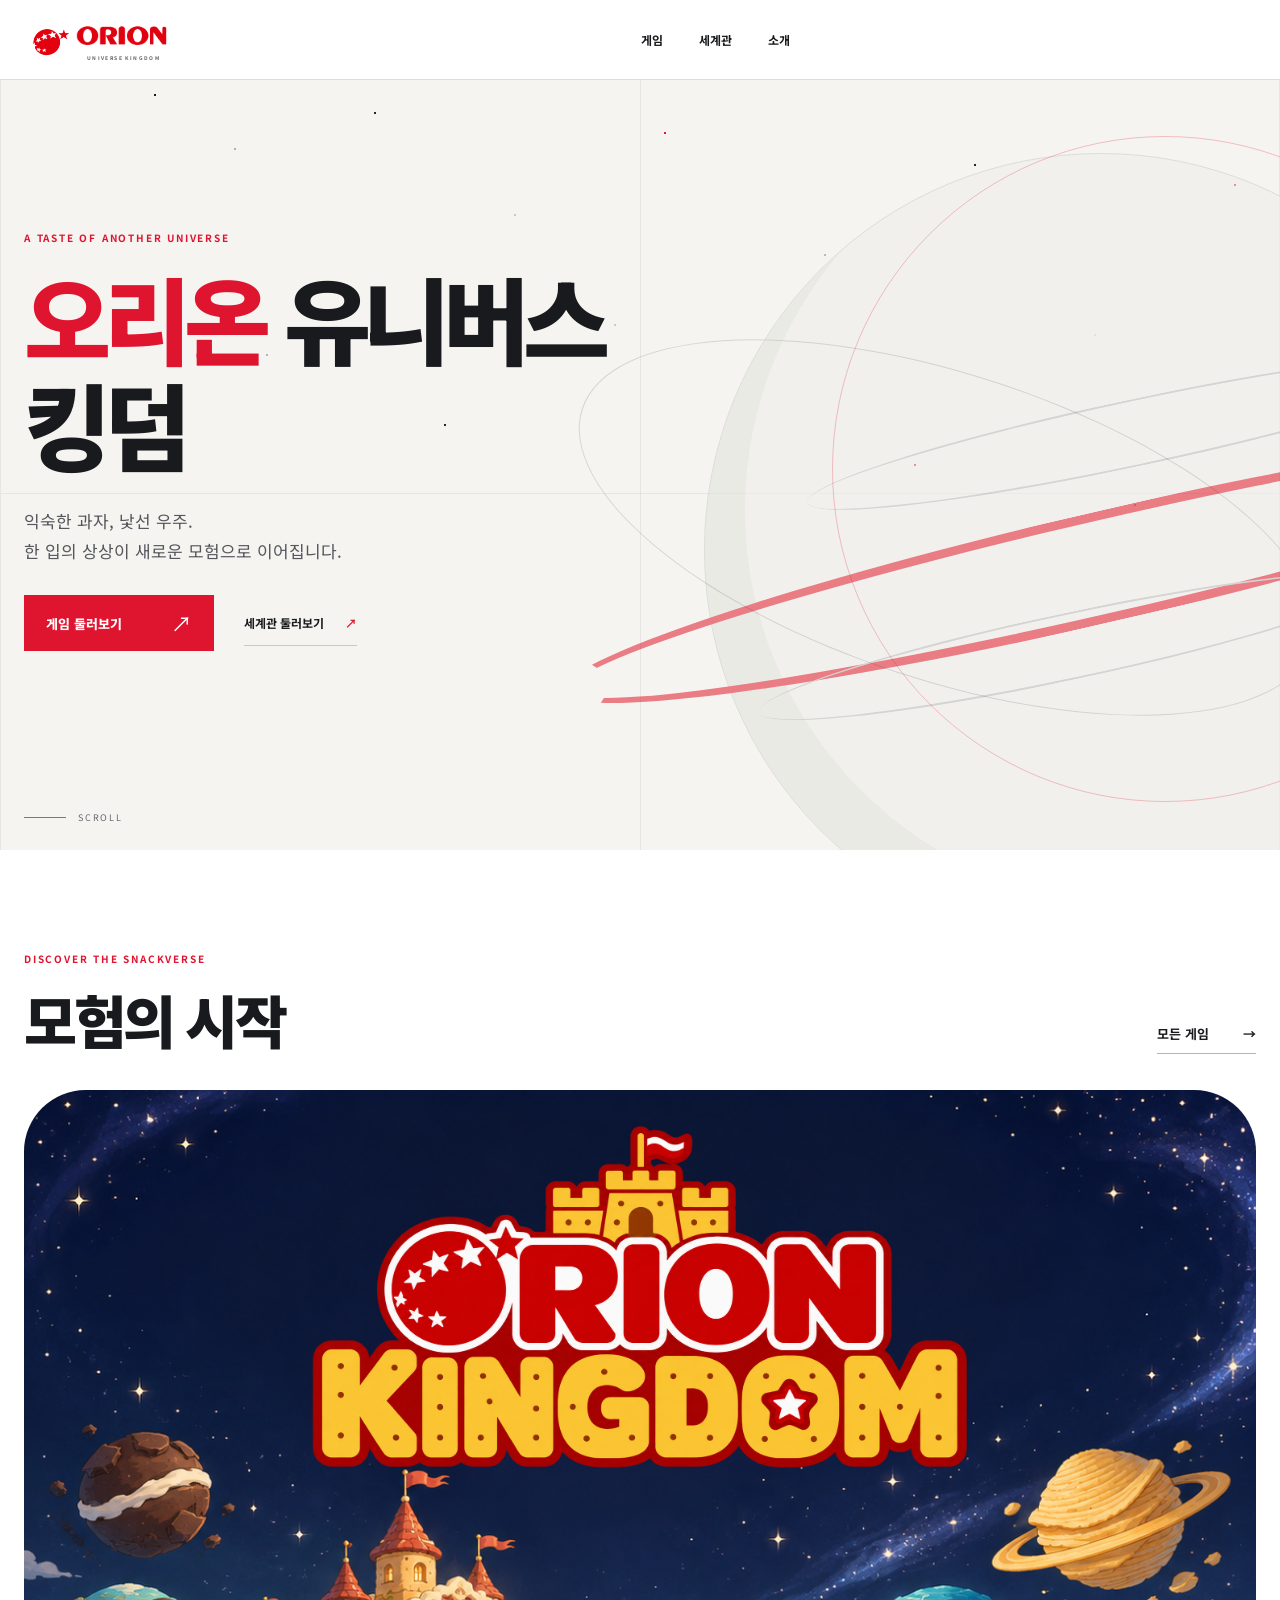
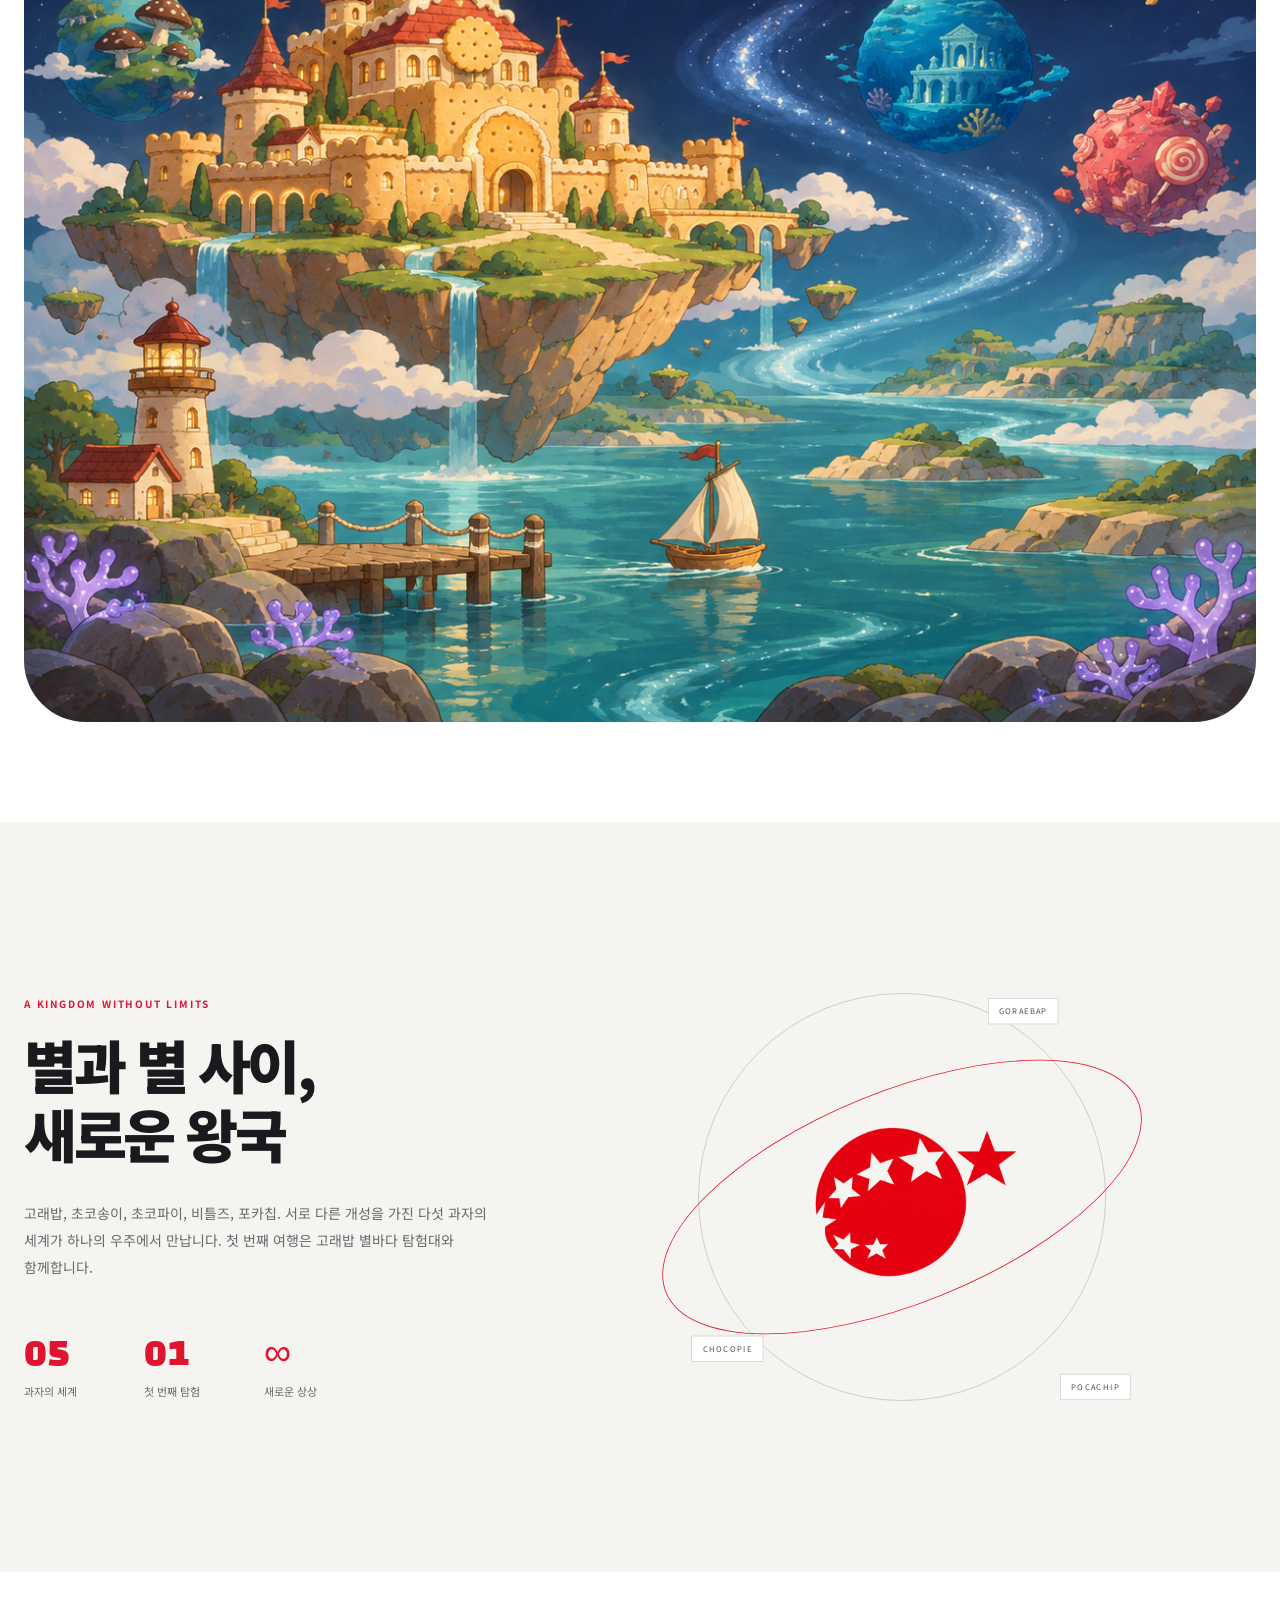
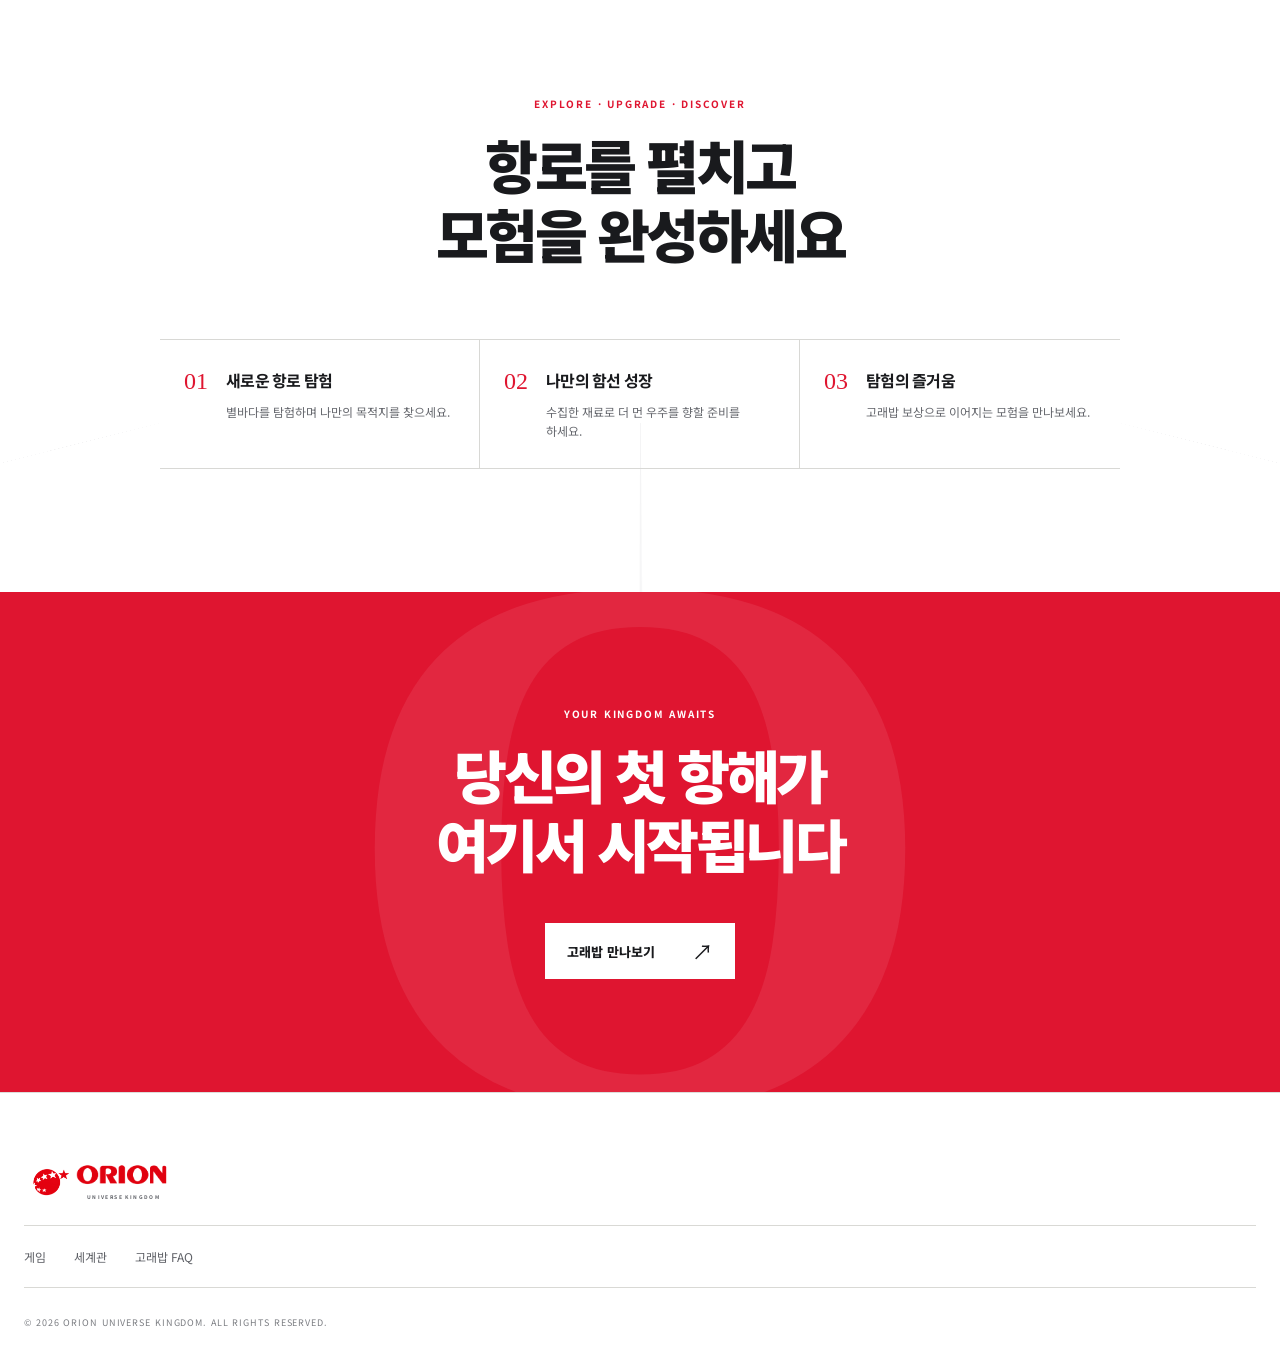
<file: index.html>
<!doctype html>
<html lang="ko">
<head>
  <meta charset="UTF-8" />
  <meta name="viewport" content="width=device-width, initial-scale=1.0" />
  <meta name="theme-color" content="#ffffff" />
  <meta name="description" content="오리온 유니버스 킹덤 — 익숙한 과자에서 시작되는 새로운 우주 모험" />
  <title>오리온 유니버스 킹덤</title>
  <link rel="stylesheet" href="styles.css?v=8" />
  <link rel="stylesheet" href="premium.css?v=12" />
</head>
<body>
  <a class="skip-link" href="#main">본문으로 이동</a>

  <header class="site-header" id="top">
    <a class="brand" href="#top" aria-label="오리온 유니버스 킹덤 홈">
      <span class="brand-mark" aria-hidden="true">O</span>
      <span class="brand-copy"><b>ORION</b><small>UNIVERSE KINGDOM</small></span>
    </a>

    <nav class="desktop-nav" aria-label="주요 메뉴">
      <a href="news.html">게임</a>
      <a href="universe.html">세계관</a>
      
      <a href="game.html">소개</a>
    </nav>

    <div class="header-actions">
      
      <button class="menu-button" type="button" aria-label="메뉴 열기" aria-expanded="false">
        <span></span><span></span>
      </button>
    </div>
  </header>

  <aside class="mobile-menu" aria-hidden="true">
    <div class="mobile-menu-head">
      <span>MENU</span>
      <button class="menu-close" type="button" aria-label="메뉴 닫기">×</button>
    </div>
    <nav aria-label="모바일 메뉴">
      <a href="news.html">01 <span>게임</span></a>
      <a href="universe.html">02 <span>세계관</span></a>
      
      <a href="game.html">03 <span>소개</span></a>
    </nav>
    <p>왕좌는 기다리지 않는다.</p>
  </aside>

  <main id="main">
    <section class="hero" aria-labelledby="hero-title">
      <div class="star-field" aria-hidden="true"></div>
      <div class="orbit orbit-one" aria-hidden="true"></div>
      <div class="orbit orbit-two" aria-hidden="true"></div>
      <div class="planet" aria-hidden="true"><span></span></div>
      <div class="hero-grid" aria-hidden="true"></div>

      <div class="hero-content reveal">
        <p class="eyebrow">A TASTE OF ANOTHER UNIVERSE</p>
        <h1 id="hero-title"><span>오리온</span><br class="mobile-title-break" /> 유니버스<br />킹덤</h1>
        <p class="hero-description">익숙한 과자, 낯선 우주.<br />한 입의 상상이 새로운 모험으로 이어집니다.</p>
        <div class="hero-actions">
          <a class="primary-button" href="news.html"><span>게임 둘러보기</span><b>↗</b></a>
          <a class="text-link" href="universe.html">세계관 둘러보기 <span>↗</span></a>
        </div>
      </div>

      <div class="scroll-cue" aria-hidden="true"><span></span>SCROLL</div>
    </section>

    <section class="news section" id="news" aria-labelledby="news-title">
      <header class="section-heading reveal">
        <div>
          <p class="section-kicker">DISCOVER THE SNACKVERSE</p>
          <h2 id="news-title">모험의 시작</h2>
        </div>
        <a href="news.html">모든 게임 <span>→</span></a>
      </header>

      <div class="adventure-world-visual"><img src="assets/adventure-world.png" alt="과자 왕국과 다섯 행성, 바다와 항로가 펼쳐진 오리온 유니버스" width="1254" height="1254" loading="lazy" decoding="async" /><img class="adventure-world-logo" src="assets/orion-kingdom-title.png" alt="ORION KINGDOM" width="1774" height="887" loading="lazy" decoding="async" /></div>
    </section>

    <section class="universe" id="universe" aria-labelledby="universe-title">
      <div class="universe-copy reveal">
        <p class="section-kicker">A KINGDOM WITHOUT LIMITS</p>
        <h2 id="universe-title">별과 별 사이,<br />새로운 왕국</h2>
        <p>고래밥, 초코송이, 초코파이, 비틀즈, 포카칩. 서로 다른 개성을 가진 다섯 과자의 세계가 하나의 우주에서 만납니다. 첫 번째 여행은 고래밥 별바다 탐험대와 함께합니다.</p>
        <dl>
          <div><dt>05</dt><dd>과자의 세계</dd></div>
          <div><dt>01</dt><dd>첫 번째 탐험</dd></div>
          <div><dt>∞</dt><dd>새로운 상상</dd></div>
        </dl>
      </div>
      <div class="universe-stage">
        <div class="stage-ring ring-a" aria-hidden="true"></div>
        <div class="stage-ring ring-b" aria-hidden="true"></div>
        <img class="universe-stage-logo" src="assets/orion-logo.png" alt="오리온 심볼" loading="lazy" decoding="async" />
        <span class="stage-label label-a">GORAEBAP</span>
        <span class="stage-label label-b">CHOCOPIE</span>
        <span class="stage-label label-c">POCACHIP</span>
      </div>
    </section>


    <section class="play" id="play" aria-labelledby="play-title">
      <div class="play-grid" aria-hidden="true"></div>
      <div class="play-content reveal">
        <p class="section-kicker">EXPLORE · UPGRADE · DISCOVER</p>
        <h2 id="play-title">항로를 펼치고<br />모험을 완성하세요</h2>
        <div class="feature-list">
          <article><span>01</span><div><h3>새로운 항로 탐험</h3><p>별바다를 탐험하며 나만의 목적지를 찾으세요.</p></div></article>
          <article><span>02</span><div><h3>나만의 함선 성장</h3><p>수집한 재료로 더 먼 우주를 향할 준비를 하세요.</p></div></article>
          <article><span>03</span><div><h3>탐험의 즐거움</h3><p>고래밥 보상으로 이어지는 모험을 만나보세요.</p></div></article>
        </div>
      </div>
    </section>

    <section class="cta" aria-labelledby="cta-title">
      <div class="cta-symbol" aria-hidden="true">O</div>
      <div class="reveal">
        <p class="section-kicker">YOUR KINGDOM AWAITS</p>
        <h2 id="cta-title">당신의 첫 항해가<br />여기서 시작됩니다</h2>
        <a class="primary-button dark" href="goraebap.html"><span>고래밥 만나보기</span><b>↗</b></a>
      </div>
    </section>
  </main>

  <footer>
    <a class="brand footer-brand" href="#top">
      <span class="brand-mark" aria-hidden="true">O</span>
      <span class="brand-copy"><b>ORION</b><small>UNIVERSE KINGDOM</small></span>
    </a>
    <div class="footer-links"><a href="news.html">게임</a><a href="universe.html">세계관</a><a href="goraebap.html#faq">고래밥 FAQ</a></div>
    <p>© 2026 ORION UNIVERSE KINGDOM. ALL RIGHTS RESERVED.</p>
  </footer>



  <script src="script.js?v=8"></script>
</body>
</html>
</file>
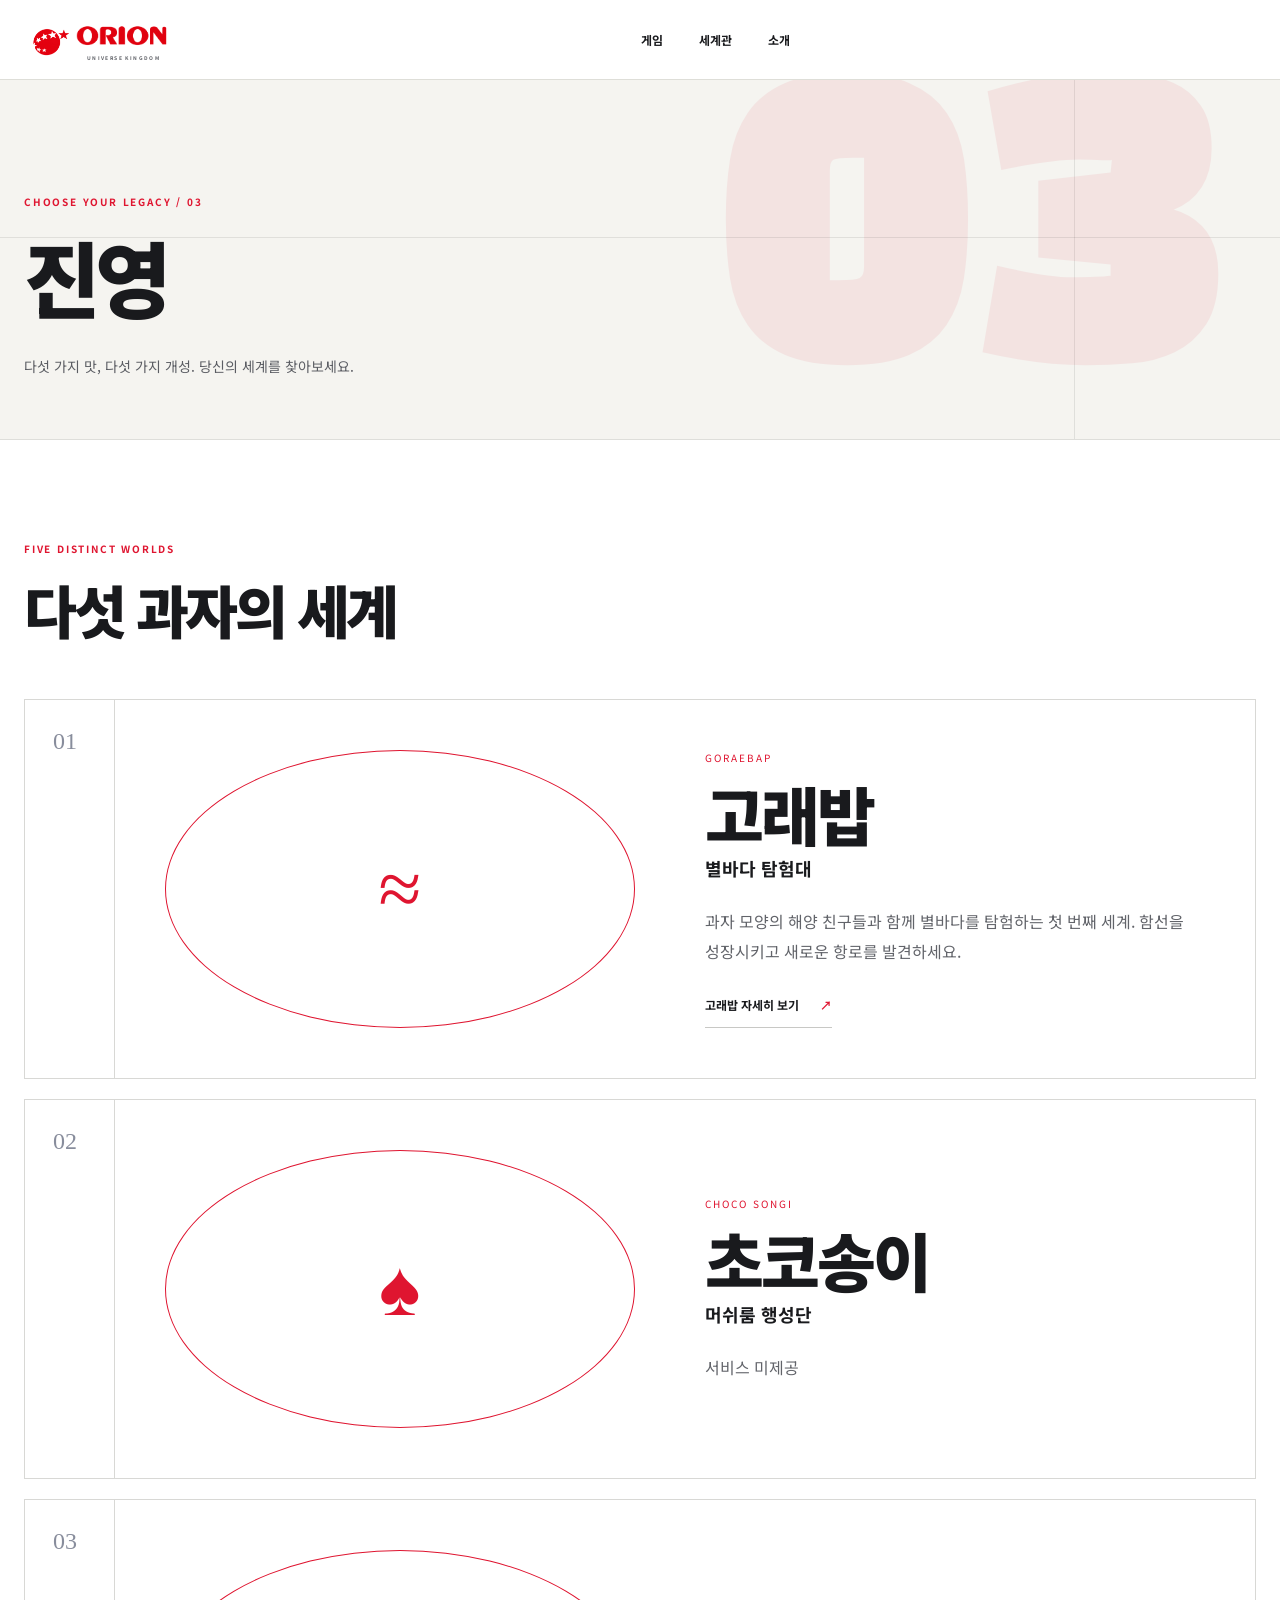
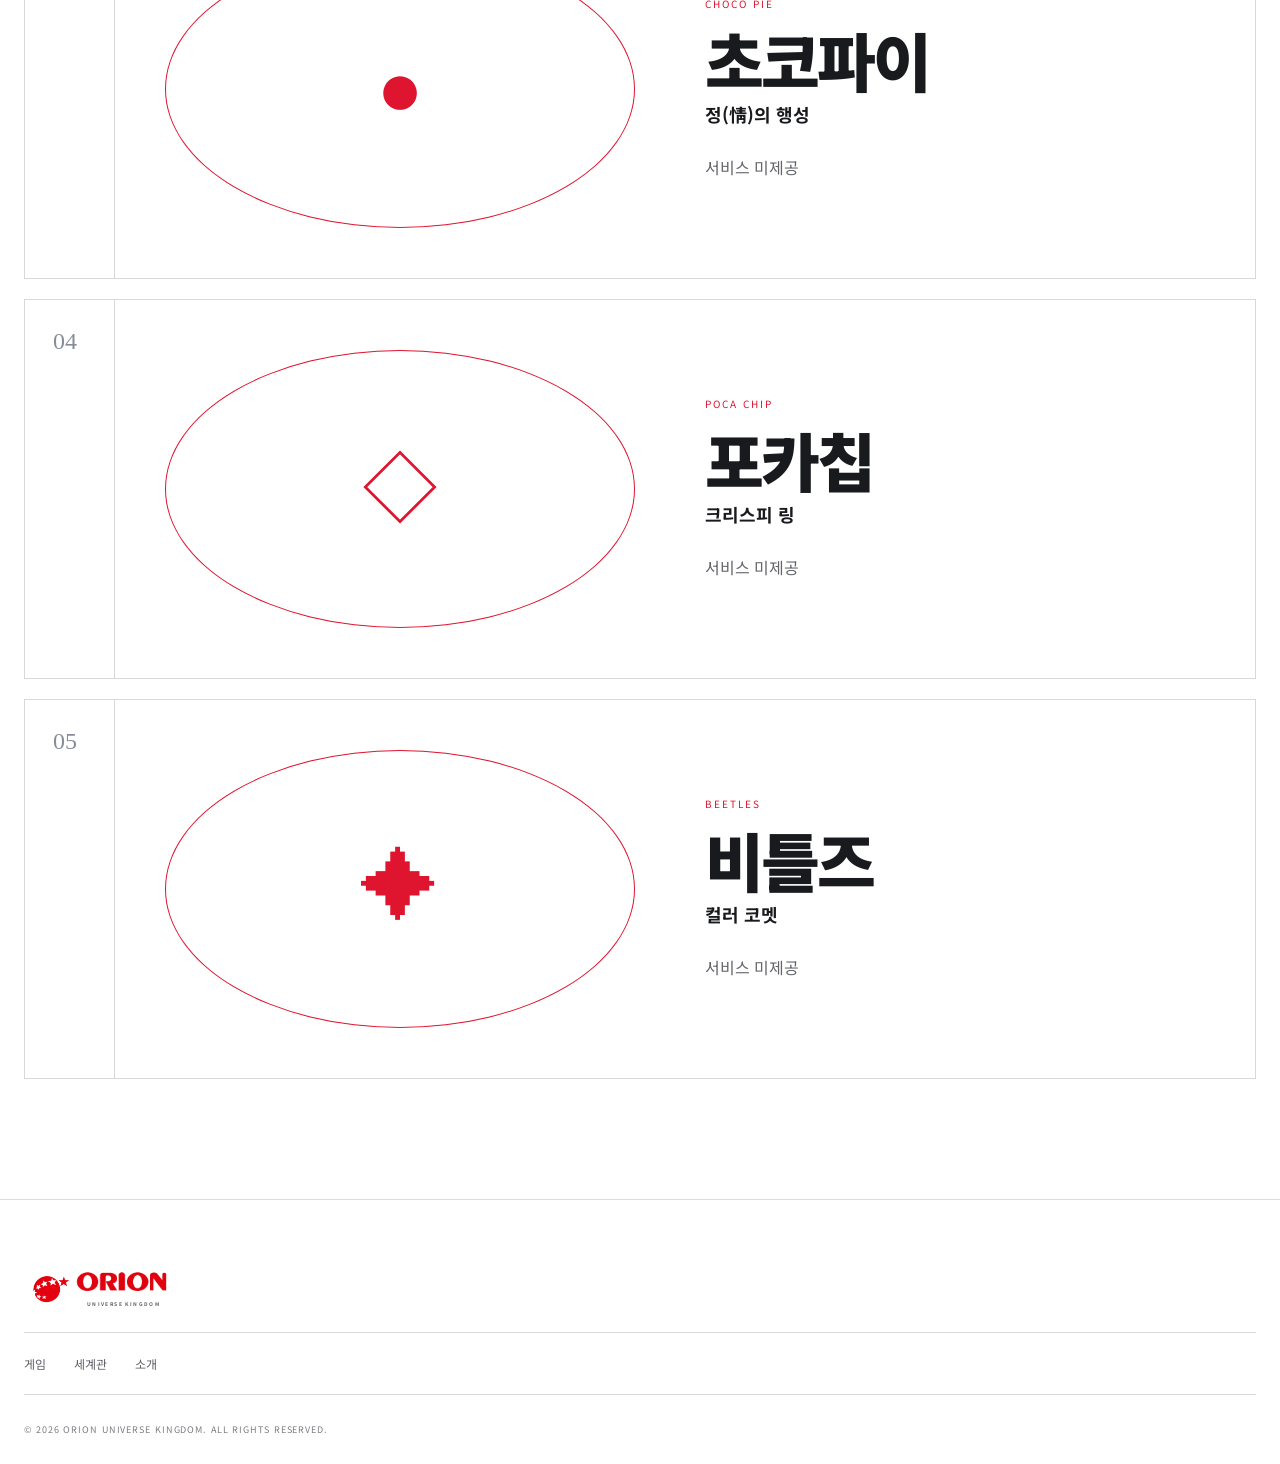
<file: factions.html>
<!doctype html>
<html lang="ko">
<head>
  <meta charset="UTF-8" />
  <meta name="viewport" content="width=device-width, initial-scale=1.0" />
  <meta name="theme-color" content="#ffffff" />
  <title>진영 | 오리온 유니버스 킹덤</title>
  <link rel="stylesheet" href="styles.css?v=8" />
  <link rel="stylesheet" href="premium.css?v=1" />
</head>
<body>
  <a class="skip-link" href="#main">본문으로 이동</a>
  <header class="site-header scrolled"><a class="brand" href="index.html" aria-label="홈으로 이동"><span class="brand-mark">O</span><span class="brand-copy"><b>ORION</b><small>UNIVERSE KINGDOM</small></span></a><nav class="desktop-nav" aria-label="주요 메뉴"><a href="news.html">게임</a><a href="universe.html">세계관</a><a href="game.html">소개</a></nav><div class="header-actions"><button class="menu-button" type="button" aria-label="메뉴 열기" aria-expanded="false"><span></span><span></span></button></div></header>
  <aside class="mobile-menu" aria-hidden="true"><div class="mobile-menu-head"><span>MENU</span><button class="menu-close" type="button" aria-label="메뉴 닫기">×</button></div><nav aria-label="모바일 메뉴"><a href="news.html">01 <span>게임</span></a><a href="universe.html">02 <span>세계관</span></a><a href="game.html">03 <span>소개</span></a></nav><p>왕좌는 기다리지 않는다.</p></aside>

  <main id="main" class="detail-page">
    <section class="detail-hero detail-hero-factions"><p class="section-kicker">CHOOSE YOUR LEGACY / 03</p><h1>진영</h1><p>다섯 가지 맛, 다섯 가지 개성. 당신의 세계를 찾아보세요.</p><span class="detail-hero-symbol" aria-hidden="true">03</span></section>
    <section class="faction-directory detail-content" aria-labelledby="faction-directory-title"><header><p class="section-kicker">FIVE DISTINCT WORLDS</p><h2 id="faction-directory-title">다섯 과자의 세계</h2></header>
      <article class="directory-card"><div class="directory-number">01</div><div class="directory-emblem" aria-hidden="true">≈</div><div class="directory-copy"><p>GORAEBAP</p><h3>고래밥</h3><strong>별바다 탐험대</strong><span>과자 모양의 해양 친구들과 함께 별바다를 탐험하는 첫 번째 세계. 함선을 성장시키고 새로운 항로를 발견하세요.</span><a class="text-link faction-detail-link" href="goraebap.html">고래밥 자세히 보기 <span>↗</span></a></div></article>
      <article class="directory-card"><div class="directory-number">02</div><div class="directory-emblem" aria-hidden="true">♠</div><div class="directory-copy"><p>CHOCO SONGI</p><h3>초코송이</h3><strong>머쉬룸 행성단</strong><span>서비스 미제공</span></div></article>
      <article class="directory-card"><div class="directory-number">03</div><div class="directory-emblem" aria-hidden="true">●</div><div class="directory-copy"><p>CHOCO PIE</p><h3>초코파이</h3><strong>정(情)의 행성</strong><span>서비스 미제공</span></div></article>
      <article class="directory-card"><div class="directory-number">04</div><div class="directory-emblem" aria-hidden="true">◇</div><div class="directory-copy"><p>POCA CHIP</p><h3>포카칩</h3><strong>크리스피 링</strong><span>서비스 미제공</span></div></article>
      <article class="directory-card"><div class="directory-number">05</div><div class="directory-emblem" aria-hidden="true">✦</div><div class="directory-copy"><p>BEETLES</p><h3>비틀즈</h3><strong>컬러 코멧</strong><span>서비스 미제공</span></div></article>
    </section>
  </main>
  <footer><a class="brand footer-brand" href="index.html"><span class="brand-mark">O</span><span class="brand-copy"><b>ORION</b><small>UNIVERSE KINGDOM</small></span></a><div class="footer-links"><a href="news.html">게임</a><a href="universe.html">세계관</a><a href="game.html">소개</a></div><p>© 2026 ORION UNIVERSE KINGDOM. ALL RIGHTS RESERVED.</p></footer>
  <script src="script.js?v=8"></script>
</body>
</html>
</file>
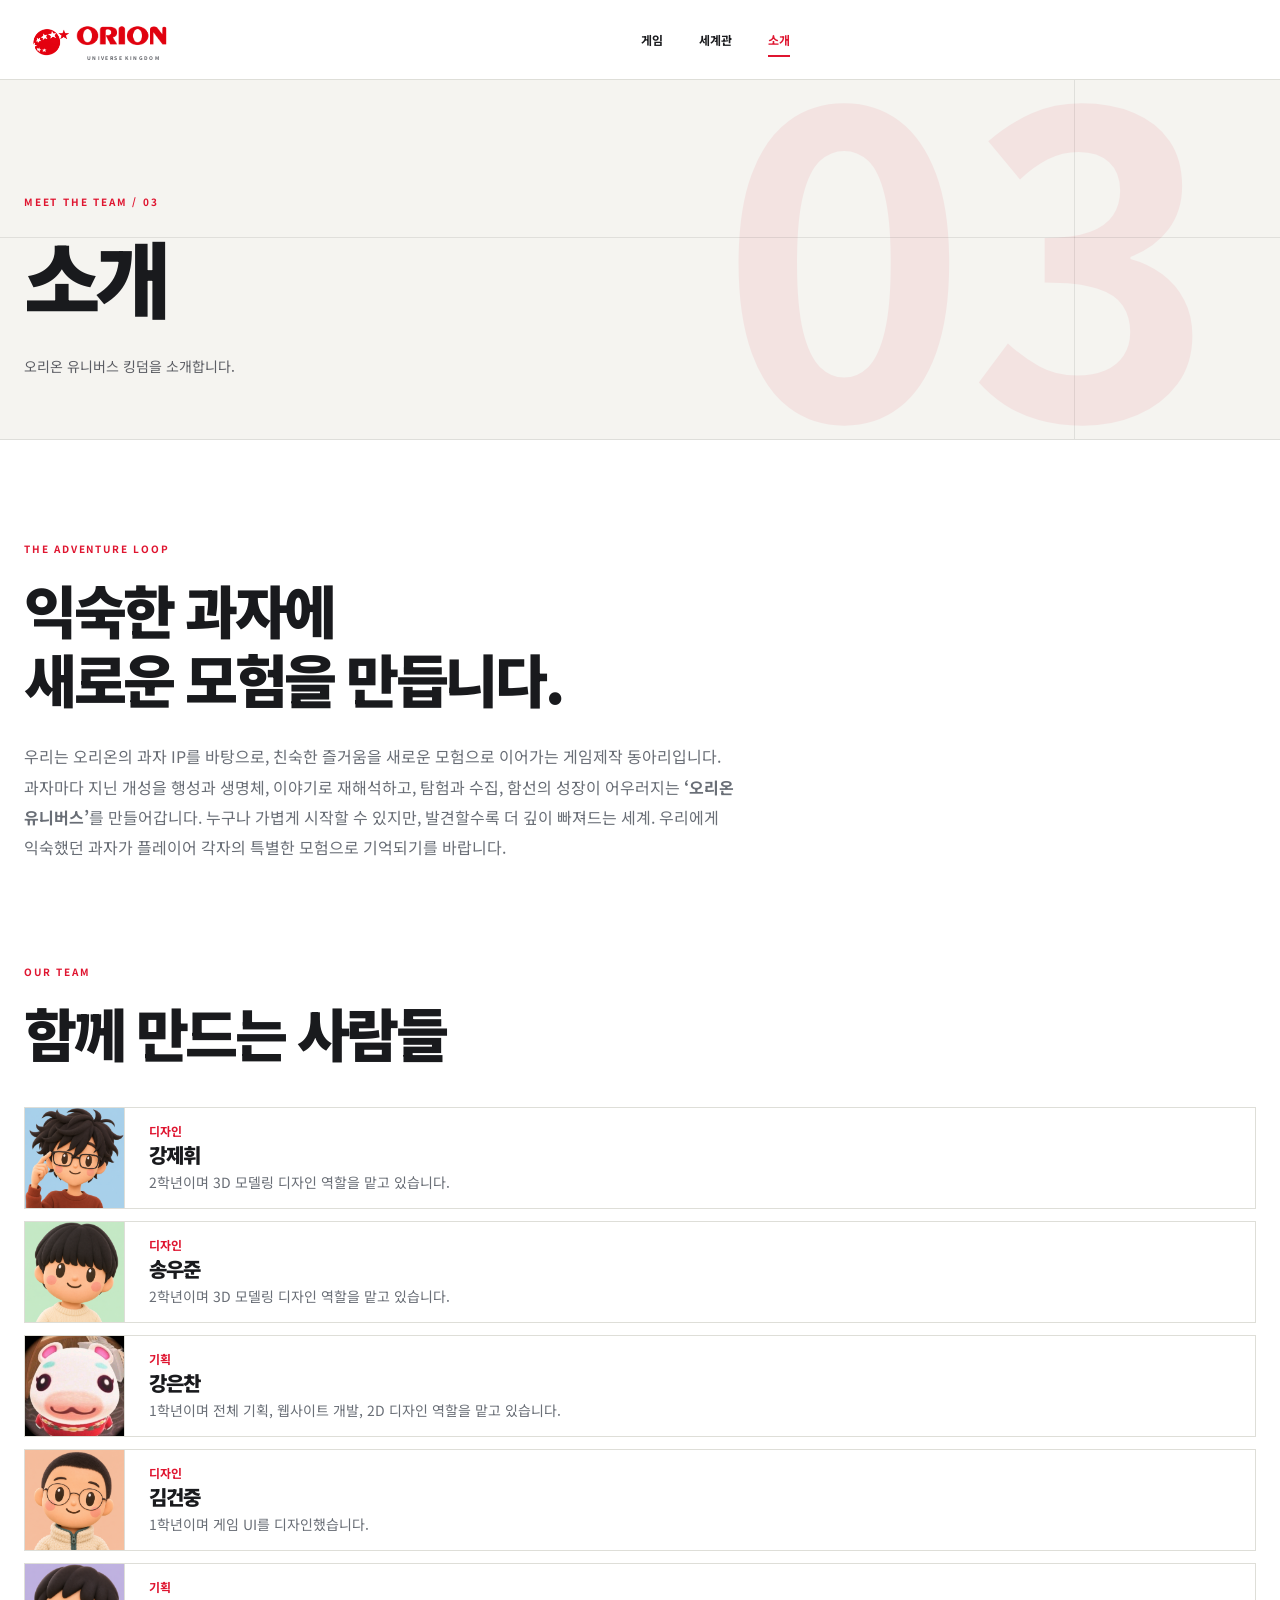
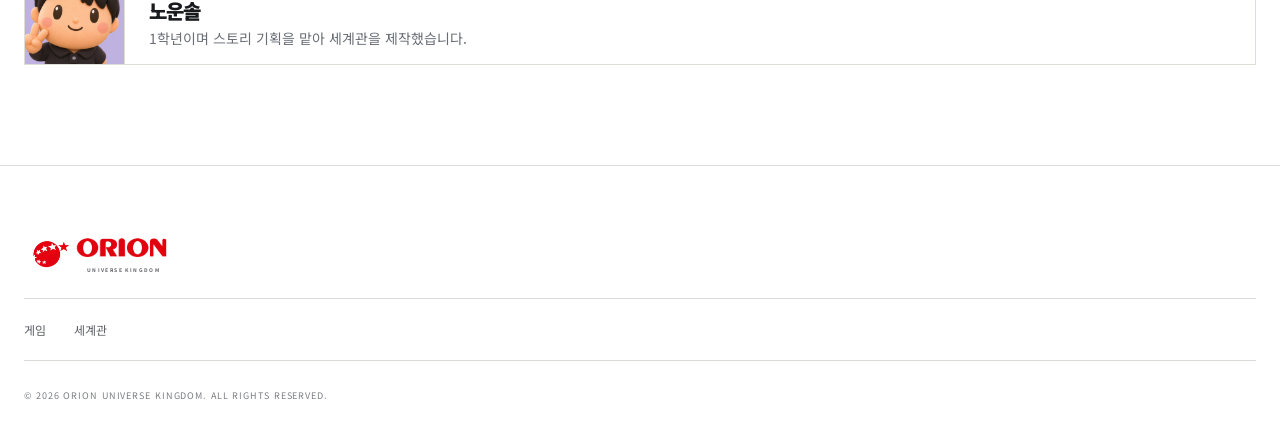
<file: game.html>
<!doctype html>
<html lang="ko">
<head>
  <meta charset="UTF-8" />
  <meta name="viewport" content="width=device-width, initial-scale=1.0" />
  <meta name="theme-color" content="#ffffff" />
  <title>소개 | 오리온 유니버스 킹덤</title>
  <link rel="stylesheet" href="styles.css?v=8" />
  <link rel="stylesheet" href="premium.css?v=7" />
  <link rel="stylesheet" href="about.css?v=7" />
</head>
<body>
  <a class="skip-link" href="#main">본문으로 이동</a>
  <header class="site-header scrolled"><a class="brand" href="index.html" aria-label="홈으로 이동"><span class="brand-mark">O</span><span class="brand-copy"><b>ORION</b><small>UNIVERSE KINGDOM</small></span></a><nav class="desktop-nav" aria-label="주요 메뉴"><a href="news.html">게임</a><a href="universe.html">세계관</a><a class="active-page" href="game.html">소개</a></nav><div class="header-actions"><button class="menu-button" type="button" aria-label="메뉴 열기" aria-expanded="false"><span></span><span></span></button></div></header>
  <aside class="mobile-menu" aria-hidden="true"><div class="mobile-menu-head"><span>MENU</span><button class="menu-close" type="button" aria-label="메뉴 닫기">×</button></div><nav aria-label="모바일 메뉴"><a href="news.html">01 <span>게임</span></a><a href="universe.html">02 <span>세계관</span></a><a class="current" href="game.html">03 <span>소개</span></a></nav><p>왕좌는 기다리지 않는다.</p></aside>

  <main id="main" class="detail-page about-page">
    <section class="detail-hero"><p class="section-kicker">MEET THE TEAM / 03</p><h1>소개</h1><p>오리온 유니버스 킹덤을 소개합니다.</p><span class="detail-hero-symbol" aria-hidden="true">03</span></section>
    <section class="detail-content about-adventure" aria-labelledby="adventure-title">
      <p class="section-kicker">THE ADVENTURE LOOP</p>
      <h2 id="adventure-title">익숙한 과자에<br />새로운 모험을 만듭니다.</h2>
      <p class="about-adventure-description">우리는 오리온의 과자 IP를 바탕으로, 친숙한 즐거움을 새로운 모험으로 이어가는 게임제작 동아리입니다. 과자마다 지닌 개성을 행성과 생명체, 이야기로 재해석하고, 탐험과 수집, 함선의 성장이 어우러지는 <strong>‘오리온 유니버스’</strong>를 만들어갑니다. 누구나 가볍게 시작할 수 있지만, 발견할수록 더 깊이 빠져드는 세계. 우리에게 익숙했던 과자가 플레이어 각자의 특별한 모험으로 기억되기를 바랍니다.</p>
    </section>
    <section class="detail-content developer-section" aria-labelledby="developers-title">
      <header class="developer-heading"><p class="section-kicker">OUR TEAM</p><h2 id="developers-title">함께 만드는 사람들</h2></header>
      <div class="developer-grid">
        <article class="developer-card" data-member="1" aria-label="강제휘 프로필">
          <div class="developer-photo"><img src="assets/profile-kang-je-hwi.png" alt="강제휘 프로필 사진" loading="lazy" decoding="async" /></div>
          <div class="developer-copy"><p class="developer-role">디자인</p><h3>강제휘</h3><p class="developer-bio">2학년이며 3D 모델링 디자인 역할을 맡고 있습니다.</p></div>
        </article>
        <article class="developer-card" data-member="2" aria-label="송우준 프로필">
          <div class="developer-photo"><img src="assets/profile-song-u-jun.png" alt="송우준 프로필 사진" loading="lazy" decoding="async" /></div>
          <div class="developer-copy"><p class="developer-role">디자인</p><h3>송우준</h3><p class="developer-bio">2학년이며 3D 모델링 디자인 역할을 맡고 있습니다.</p></div>
        </article>
        <article class="developer-card" data-member="3" aria-label="강은찬 프로필">
          <div class="developer-photo"><img src="assets/profile-kang-eun-chan.png" alt="강은찬 프로필 사진" loading="lazy" decoding="async" /></div>
          <div class="developer-copy"><p class="developer-role">기획</p><h3>강은찬</h3><p class="developer-bio">1학년이며 전체 기획, 웹사이트 개발, 2D 디자인 역할을 맡고 있습니다.</p></div>
        </article>
        <article class="developer-card" data-member="4" aria-label="김건중 프로필">
          <div class="developer-photo"><img src="assets/profile-kim-geon-jung.png" alt="김건중 프로필 사진" loading="lazy" decoding="async" /></div>
          <div class="developer-copy"><p class="developer-role">디자인</p><h3>김건중</h3><p class="developer-bio">1학년이며 게임 UI를 디자인했습니다.</p></div>
        </article>
        <article class="developer-card" data-member="5" aria-label="노운솔 프로필">
          <div class="developer-photo"><img src="assets/profile-no-un-sol.png" alt="노운솔 프로필 사진" loading="lazy" decoding="async" /></div>
          <div class="developer-copy"><p class="developer-role">기획</p><h3>노운솔</h3><p class="developer-bio">1학년이며 스토리 기획을 맡아 세계관을 제작했습니다.</p></div>
        </article>
      </div>
    </section>
  </main>
  <footer><a class="brand footer-brand" href="index.html"><span class="brand-mark">O</span><span class="brand-copy"><b>ORION</b><small>UNIVERSE KINGDOM</small></span></a><div class="footer-links"><a href="news.html">게임</a><a href="universe.html">세계관</a></div><p>© 2026 ORION UNIVERSE KINGDOM. ALL RIGHTS RESERVED.</p></footer>
  <script src="script.js?v=8"></script>
</body>
</html>
</file>
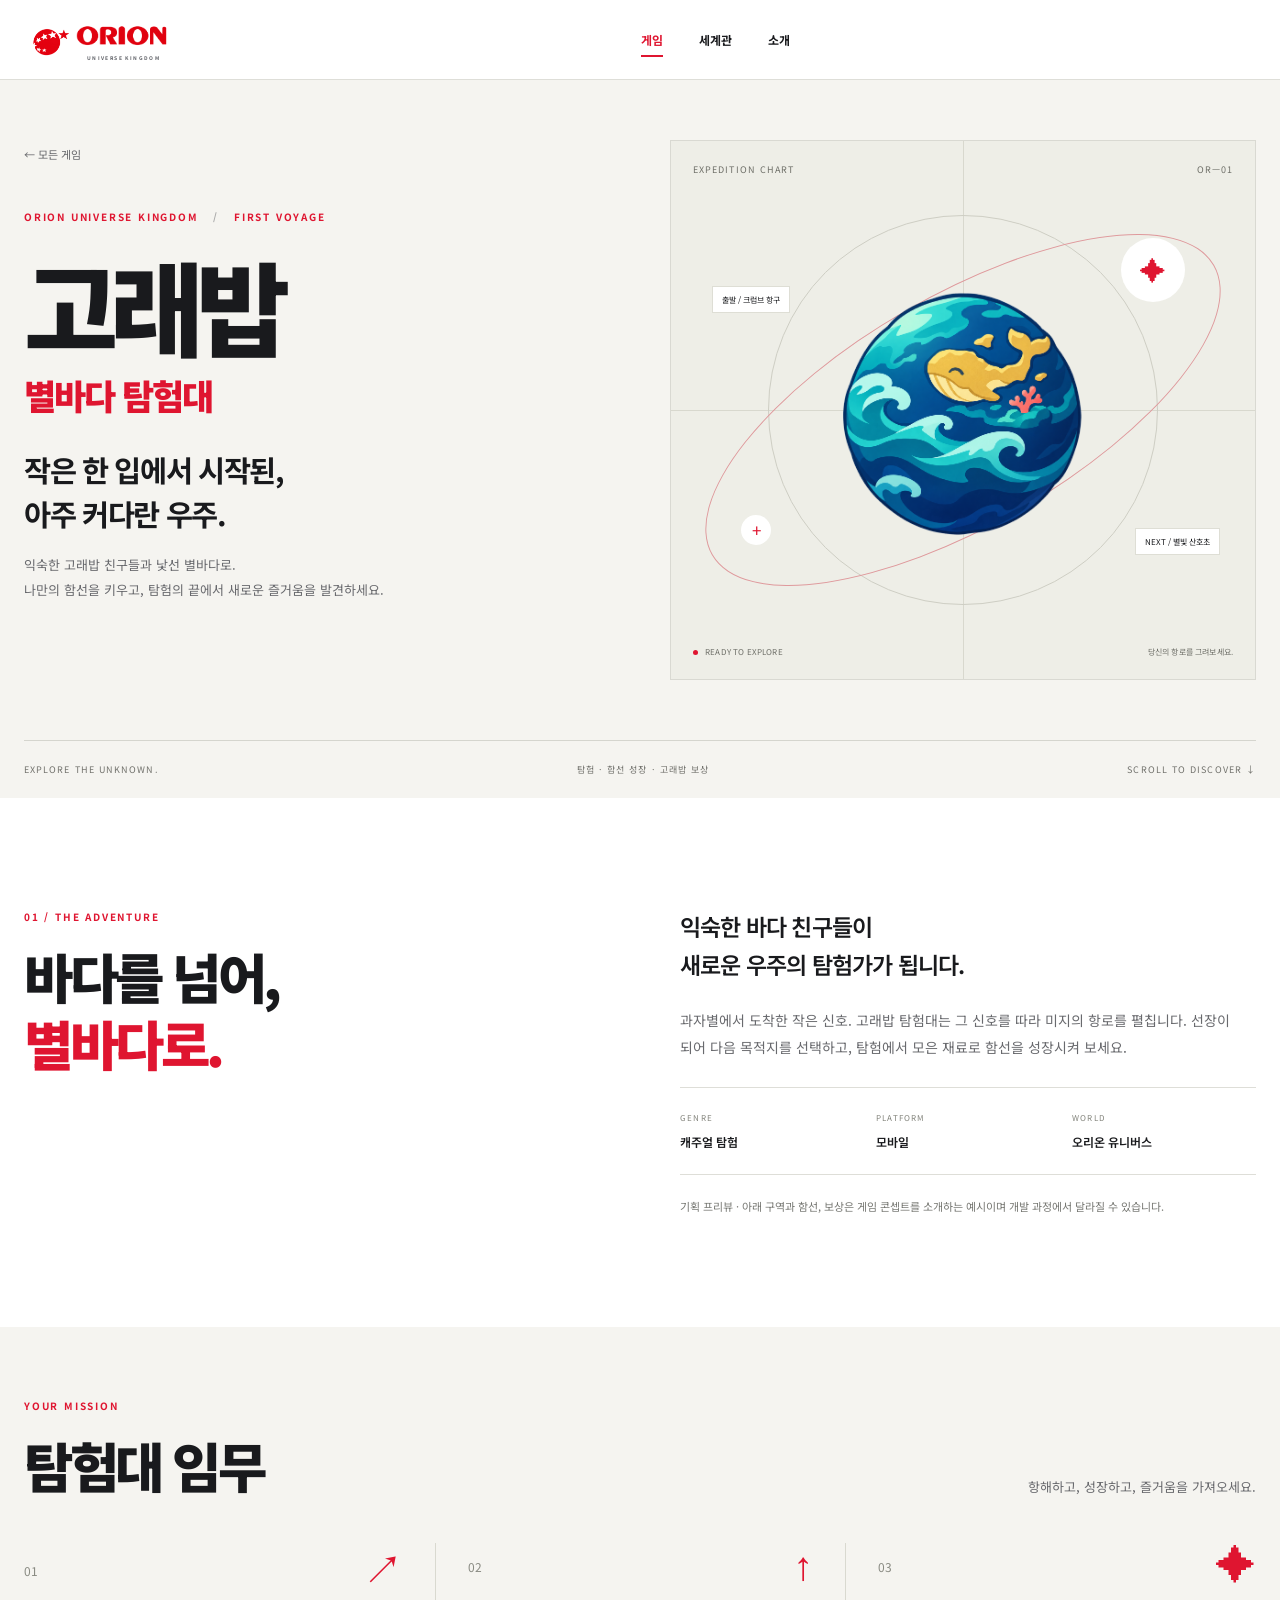
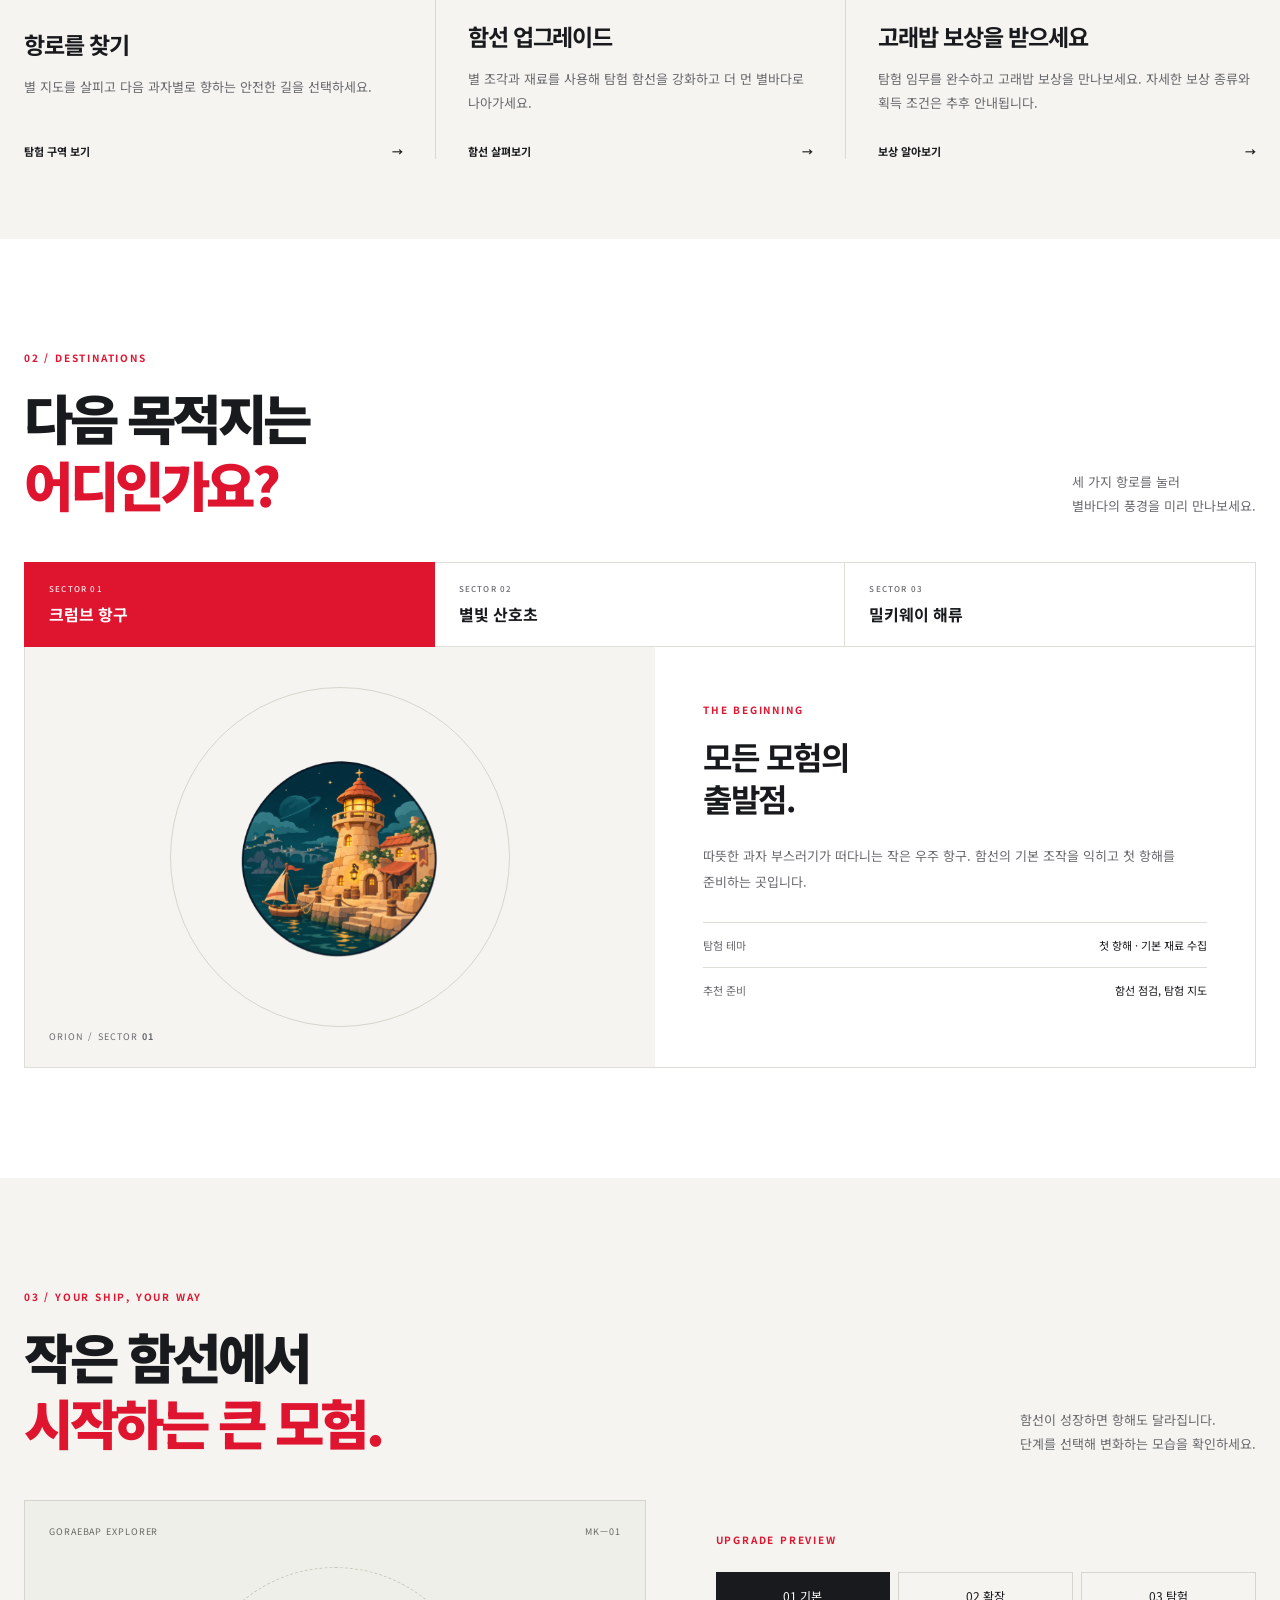
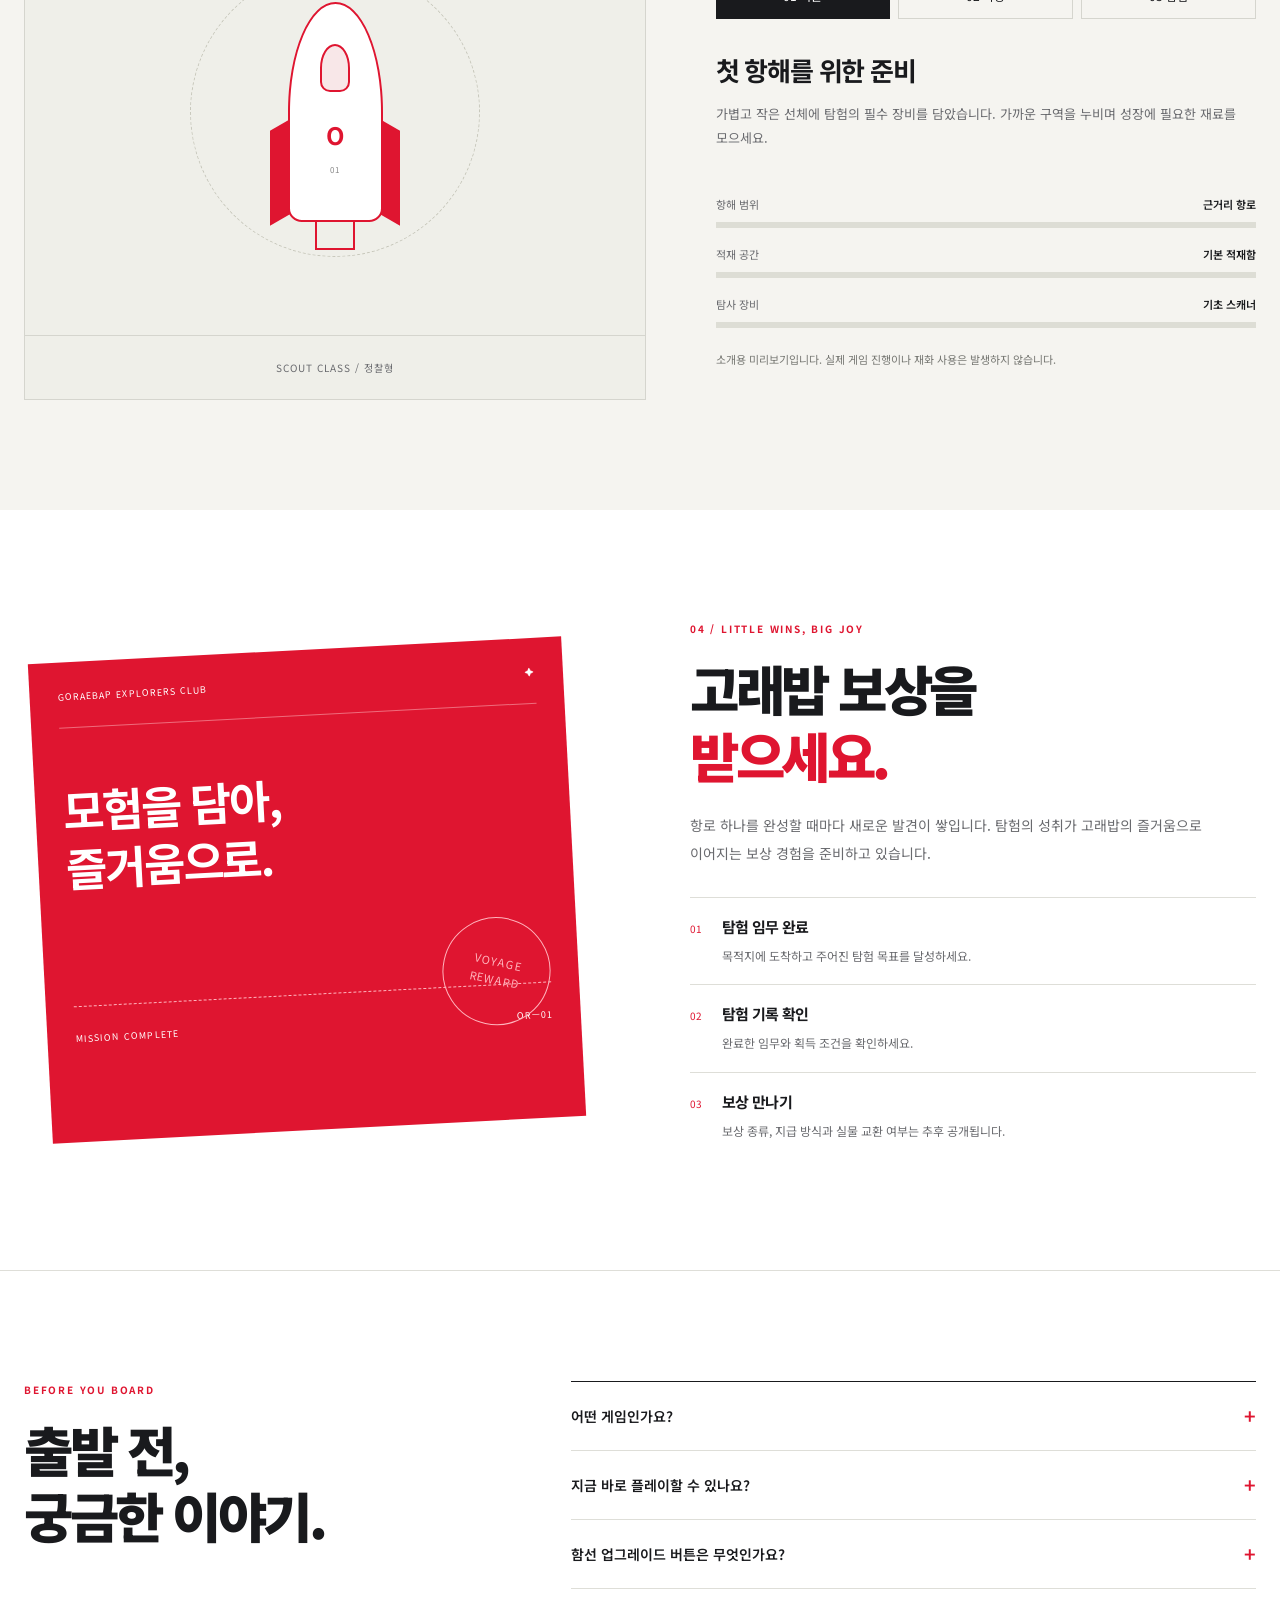
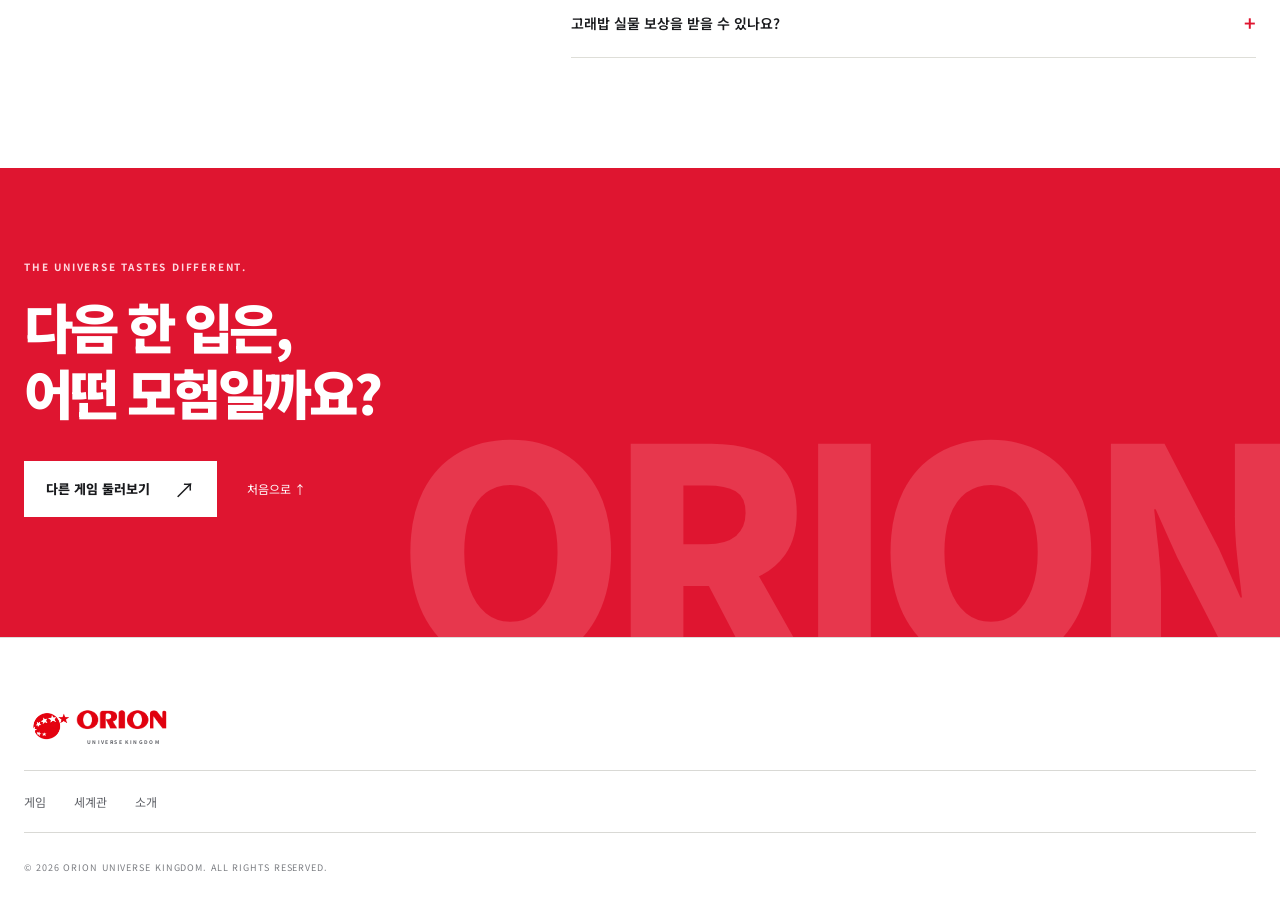
<file: goraebap.html>
<!doctype html>
<html lang="ko">
<head>
  <meta charset="UTF-8" />
  <meta name="viewport" content="width=device-width, initial-scale=1.0" />
  <meta name="theme-color" content="#ffffff" />
  <meta name="description" content="오리온 유니버스 킹덤의 첫 번째 게임, 고래밥 별바다 탐험대 소개" />
  <title>고래밥: 별바다 탐험대 | 오리온 유니버스 킹덤</title>
  <link rel="stylesheet" href="styles.css?v=8" />
  <link rel="stylesheet" href="premium.css?v=6" />
</head>
<body>
  <a class="skip-link" href="#main">본문으로 이동</a>
  <header class="site-header scrolled">
    <a class="brand" href="index.html" aria-label="홈으로 이동"><span class="brand-mark">O</span><span class="brand-copy"><b>ORION</b><small>UNIVERSE KINGDOM</small></span></a>
    <nav class="desktop-nav" aria-label="주요 메뉴"><a class="active-page" href="news.html">게임</a><a href="universe.html">세계관</a><a href="game.html">소개</a></nav>
    <div class="header-actions"><button class="menu-button" type="button" aria-label="메뉴 열기" aria-expanded="false"><span></span><span></span></button></div>
  </header>
  <aside class="mobile-menu" aria-hidden="true"><div class="mobile-menu-head"><span>MENU</span><button class="menu-close" type="button" aria-label="메뉴 닫기">×</button></div><nav aria-label="모바일 메뉴"><a class="current" href="news.html">01 <span>게임</span></a><a href="universe.html">02 <span>세계관</span></a><a href="game.html">03 <span>소개</span></a></nav><p>왕좌는 기다리지 않는다.</p></aside>


  <main id="main" class="voyage-page">
    <section class="voyage-hero" aria-labelledby="voyage-title">
      <div class="voyage-heading">
        <a class="back-link" href="news.html">← 모든 게임</a>
        <p class="eyebrow">ORION UNIVERSE KINGDOM <span>/</span> FIRST VOYAGE</p>
        <h1 id="voyage-title">고래밥<span>별바다 탐험대</span></h1>
        <p class="voyage-intro">작은 한 입에서 시작된,<br />아주 커다란 우주.</p>
        <p class="voyage-description">익숙한 고래밥 친구들과 낯선 별바다로.<br />나만의 함선을 키우고, 탐험의 끝에서 새로운 즐거움을 발견하세요.</p>
      </div>
      <div class="expedition-chart" aria-label="별바다 탐험 항로를 표현한 그래픽">
        <div class="chart-top"><span>EXPEDITION CHART</span><span>OR—01</span></div>
        <div class="chart-orbit orbit-a"></div><div class="chart-orbit orbit-b"></div>
        <div class="chart-axis axis-x"></div><div class="chart-axis axis-y"></div>
        <div class="chart-planet chart-planet-art"><img src="assets/goraebap-star-sea.png" alt="고래밥 별바다 행성" width="1254" height="1254" decoding="async" /></div>
        <div class="chart-moon moon-a">✦</div><div class="chart-moon moon-b">+</div>
        <span class="chart-label label-start">출발 / 크럼브 항구</span><span class="chart-label label-end">NEXT / 별빛 산호초</span>
        <div class="chart-bottom"><span><i></i> READY TO EXPLORE</span><span>당신의 항로를 그려보세요.</span></div>
      </div>
      <div class="voyage-foot"><span>EXPLORE THE UNKNOWN.</span><span>탐험 · 함선 성장 · 고래밥 보상</span><span>SCROLL TO DISCOVER ↓</span></div>
    </section>

    <section id="game-intro" class="voyage-section intro-section">
      <header class="editorial-heading"><p class="eyebrow">01 / THE ADVENTURE</p><h2>바다를 넘어,<br /><em>별바다로.</em></h2></header>
      <div class="intro-story"><p class="large-copy">익숙한 바다 친구들이<br />새로운 우주의 탐험가가 됩니다.</p><p>과자별에서 도착한 작은 신호. 고래밥 탐험대는 그 신호를 따라 미지의 항로를 펼칩니다. 선장이 되어 다음 목적지를 선택하고, 탐험에서 모은 재료로 함선을 성장시켜 보세요.</p><dl class="game-facts"><div><dt>GENRE</dt><dd>캐주얼 탐험</dd></div><div><dt>PLATFORM</dt><dd>모바일</dd></div><div><dt>WORLD</dt><dd>오리온 유니버스</dd></div></dl><p class="preview-note">기획 프리뷰 · 아래 구역과 함선, 보상은 게임 콘셉트를 소개하는 예시이며 개발 과정에서 달라질 수 있습니다.</p></div>
    </section>

    <section class="mission-section voyage-section" aria-labelledby="mission-title">
      <header class="section-top"><div><p class="eyebrow">YOUR MISSION</p><h2 id="mission-title">탐험대 임무</h2></div><p>항해하고, 성장하고, 즐거움을 가져오세요.</p></header>
      <ol class="mission-grid">
        <li><span class="mission-no">01 <i>↗</i></span><h3>항로를 찾기</h3><p>별 지도를 살피고 다음 과자별로 향하는 안전한 길을 선택하세요.</p><a href="#sectors">탐험 구역 보기 <span>→</span></a></li>
        <li><span class="mission-no">02 <i>↑</i></span><h3>함선 업그레이드</h3><p>별 조각과 재료를 사용해 탐험 함선을 강화하고 더 먼 별바다로 나아가세요.</p><a href="#shipyard">함선 살펴보기 <span>→</span></a></li>
        <li><span class="mission-no">03 <i>✦</i></span><h3>고래밥 보상을 받으세요</h3><p>탐험 임무를 완수하고 고래밥 보상을 만나보세요. 자세한 보상 종류와 획득 조건은 추후 안내됩니다.</p><a href="#rewards">보상 알아보기 <span>→</span></a></li>
      </ol>
    </section>

    <section id="sectors" class="voyage-section sector-section">
      <header class="section-top"><div><p class="eyebrow">02 / DESTINATIONS</p><h2>다음 목적지는<br /><em>어디인가요?</em></h2></div><p>세 가지 항로를 눌러<br />별바다의 풍경을 미리 만나보세요.</p></header>
      <div class="destination-tabs" role="tablist" aria-label="탐험 구역">
        <button id="sector-tab-0" role="tab" aria-selected="true" aria-controls="sector-panel" data-sector="0"><span>SECTOR 01</span>크럼브 항구</button>
        <button id="sector-tab-1" role="tab" aria-selected="false" aria-controls="sector-panel" tabindex="-1" data-sector="1"><span>SECTOR 02</span>별빛 산호초</button>
        <button id="sector-tab-2" role="tab" aria-selected="false" aria-controls="sector-panel" tabindex="-1" data-sector="2"><span>SECTOR 03</span>밀키웨이 해류</button>
      </div>
      <div class="destination-panel" id="sector-panel" role="tabpanel" aria-labelledby="sector-tab-0" tabindex="0">
        <div class="destination-art" data-zone="0" aria-hidden="true"><span class="destination-orbit"></span><span class="destination-core"><img class="destination-image destination-image-0" src="assets/destination-crumb.png" alt="" width="1254" height="1254" decoding="async" /><img class="destination-image destination-image-1" src="assets/destination-coral.png" alt="" width="1254" height="1254" decoding="async" /><img class="destination-image destination-image-2" src="assets/destination-milkyway.png" alt="" width="1254" height="1254" decoding="async" /></span><span class="destination-coordinate">ORION / SECTOR <b id="sector-number">01</b></span></div>
        <div class="destination-copy" aria-live="polite"><p class="eyebrow" id="sector-kicker">THE BEGINNING</p><h3 id="sector-title">모든 모험의<br />출발점.</h3><p id="sector-description">따뜻한 과자 부스러기가 떠다니는 작은 우주 항구. 함선의 기본 조작을 익히고 첫 항해를 준비하는 곳입니다.</p><dl><div><dt>탐험 테마</dt><dd id="sector-theme">첫 항해 · 기본 재료 수집</dd></div><div><dt>추천 준비</dt><dd id="sector-ready">함선 점검, 탐험 지도</dd></div></dl></div>
      </div>
    </section>

    <section id="shipyard" class="shipyard-section voyage-section">
      <header class="section-top"><div><p class="eyebrow">03 / YOUR SHIP, YOUR WAY</p><h2>작은 함선에서<br /><em>시작하는 큰 모험.</em></h2></div><p>함선이 성장하면 항해도 달라집니다.<br />단계를 선택해 변화하는 모습을 확인하세요.</p></header>
      <div class="shipyard-layout">
        <div class="ship-blueprint" data-level="1" aria-label="함선 성장 단계 미리보기">
          <div class="blueprint-caption"><span>GORAEBAP EXPLORER</span><span id="ship-code">MK—01</span></div>
          <div class="ship-drawing" aria-hidden="true"><div class="ship-wing wing-left"></div><div class="ship-wing wing-right"></div><div class="ship-hull"><i></i><b>O</b><span>01</span></div><div class="ship-engine"></div><div class="ship-signal"></div></div>
          <p id="ship-class">SCOUT CLASS / 정찰형</p>
        </div>
        <div class="ship-controls">
          <p class="eyebrow">UPGRADE PREVIEW</p>
          <div class="level-controls" role="group" aria-label="함선 단계 선택"><button data-level="1" aria-pressed="true">01 기본</button><button data-level="2" aria-pressed="false">02 확장</button><button data-level="3" aria-pressed="false">03 탐험</button></div>
          <div aria-live="polite"><h3 id="ship-title">첫 항해를 위한 준비</h3><p id="ship-description">가볍고 작은 선체에 탐험의 필수 장비를 담았습니다. 가까운 구역을 누비며 성장에 필요한 재료를 모으세요.</p></div>
          <div class="ship-stats"><div><span>항해 범위</span><b id="range-label">근거리 항로</b><meter id="range-meter" min="0" max="3" value="1" aria-label="항해 범위"></meter></div><div><span>적재 공간</span><b id="cargo-label">기본 적재함</b><meter id="cargo-meter" min="0" max="3" value="1" aria-label="적재 공간"></meter></div><div><span>탐사 장비</span><b id="scan-label">기초 스캐너</b><meter id="scan-meter" min="0" max="3" value="1" aria-label="탐사 장비"></meter></div></div>
          <p class="preview-note">소개용 미리보기입니다. 실제 게임 진행이나 재화 사용은 발생하지 않습니다.</p>
        </div>
      </div>
    </section>

    <section id="rewards" class="voyage-section rewards-section">
      <div class="reward-ticket" aria-hidden="true"><div>GORAEBAP EXPLORERS CLUB <span>✦</span></div><strong>모험을 담아,<br />즐거움으로.</strong><span class="ticket-stamp">VOYAGE<br />REWARD</span><div class="ticket-bottom">MISSION COMPLETE <span>OR—01</span></div></div>
      <div class="reward-copy"><p class="eyebrow">04 / LITTLE WINS, BIG JOY</p><h2>고래밥 보상을<br /><em>받으세요.</em></h2><p>항로 하나를 완성할 때마다 새로운 발견이 쌓입니다. 탐험의 성취가 고래밥의 즐거움으로 이어지는 보상 경험을 준비하고 있습니다.</p><ol class="reward-steps"><li><span>01</span><div><h3>탐험 임무 완료</h3><p>목적지에 도착하고 주어진 탐험 목표를 달성하세요.</p></div></li><li><span>02</span><div><h3>탐험 기록 확인</h3><p>완료한 임무와 획득 조건을 확인하세요.</p></div></li><li><span>03</span><div><h3>보상 만나기</h3><p>보상 종류, 지급 방식과 실물 교환 여부는 추후 공개됩니다.</p></div></li></ol></div>
    </section>

    <section id="faq" class="voyage-section faq-section">
      <header><p class="eyebrow">BEFORE YOU BOARD</p><h2>출발 전,<br />궁금한 이야기.</h2></header>
      <div class="faq-list">
        <details><summary>어떤 게임인가요?</summary><p>고래밥과 우주를 결합한 캐주얼 탐험 게임 콘셉트입니다. 항로 탐험, 함선 성장, 고래밥 보상으로 이어지는 경험을 소개합니다.</p></details>
        <details><summary>지금 바로 플레이할 수 있나요?</summary><p>현재 페이지는 게임 소개와 기획 프리뷰입니다. 플레이 가능한 버전과 출시 일정은 아직 안내되지 않았습니다.</p></details>
        <details><summary>함선 업그레이드 버튼은 무엇인가요?</summary><p>성장 단계에 따른 함선의 모습과 탐험 능력을 살펴보는 소개용 미리보기입니다. 계정이나 실제 게임 데이터에는 영향을 주지 않습니다.</p></details>
        <details><summary>고래밥 실물 보상을 받을 수 있나요?</summary><p>보상은 기획 중이며 실물 교환 여부, 지급 조건과 참여 방법은 확정 후 안내될 예정입니다. 이 페이지에서 보상을 신청하거나 받을 수는 없습니다.</p></details>
      </div>
    </section>
    <section class="voyage-outro"><p class="eyebrow">THE UNIVERSE TASTES DIFFERENT.</p><h2>다음 한 입은,<br />어떤 모험일까요?</h2><div><a class="primary-button dark" href="news.html"><span>다른 게임 둘러보기</span><b>↗</b></a><a href="#main" class="outro-top">처음으로 ↑</a></div><span aria-hidden="true">ORION</span></section>
  </main>

  <footer><a class="brand footer-brand" href="index.html"><span class="brand-mark">O</span><span class="brand-copy"><b>ORION</b><small>UNIVERSE KINGDOM</small></span></a><div class="footer-links"><a href="news.html">게임</a><a href="universe.html">세계관</a><a href="game.html">소개</a></div><p>© 2026 ORION UNIVERSE KINGDOM. ALL RIGHTS RESERVED.</p></footer>
  <script src="script.js?v=8"></script>
  <script src="goraebap.js?v=2"></script>
</body>
</html>
</file>
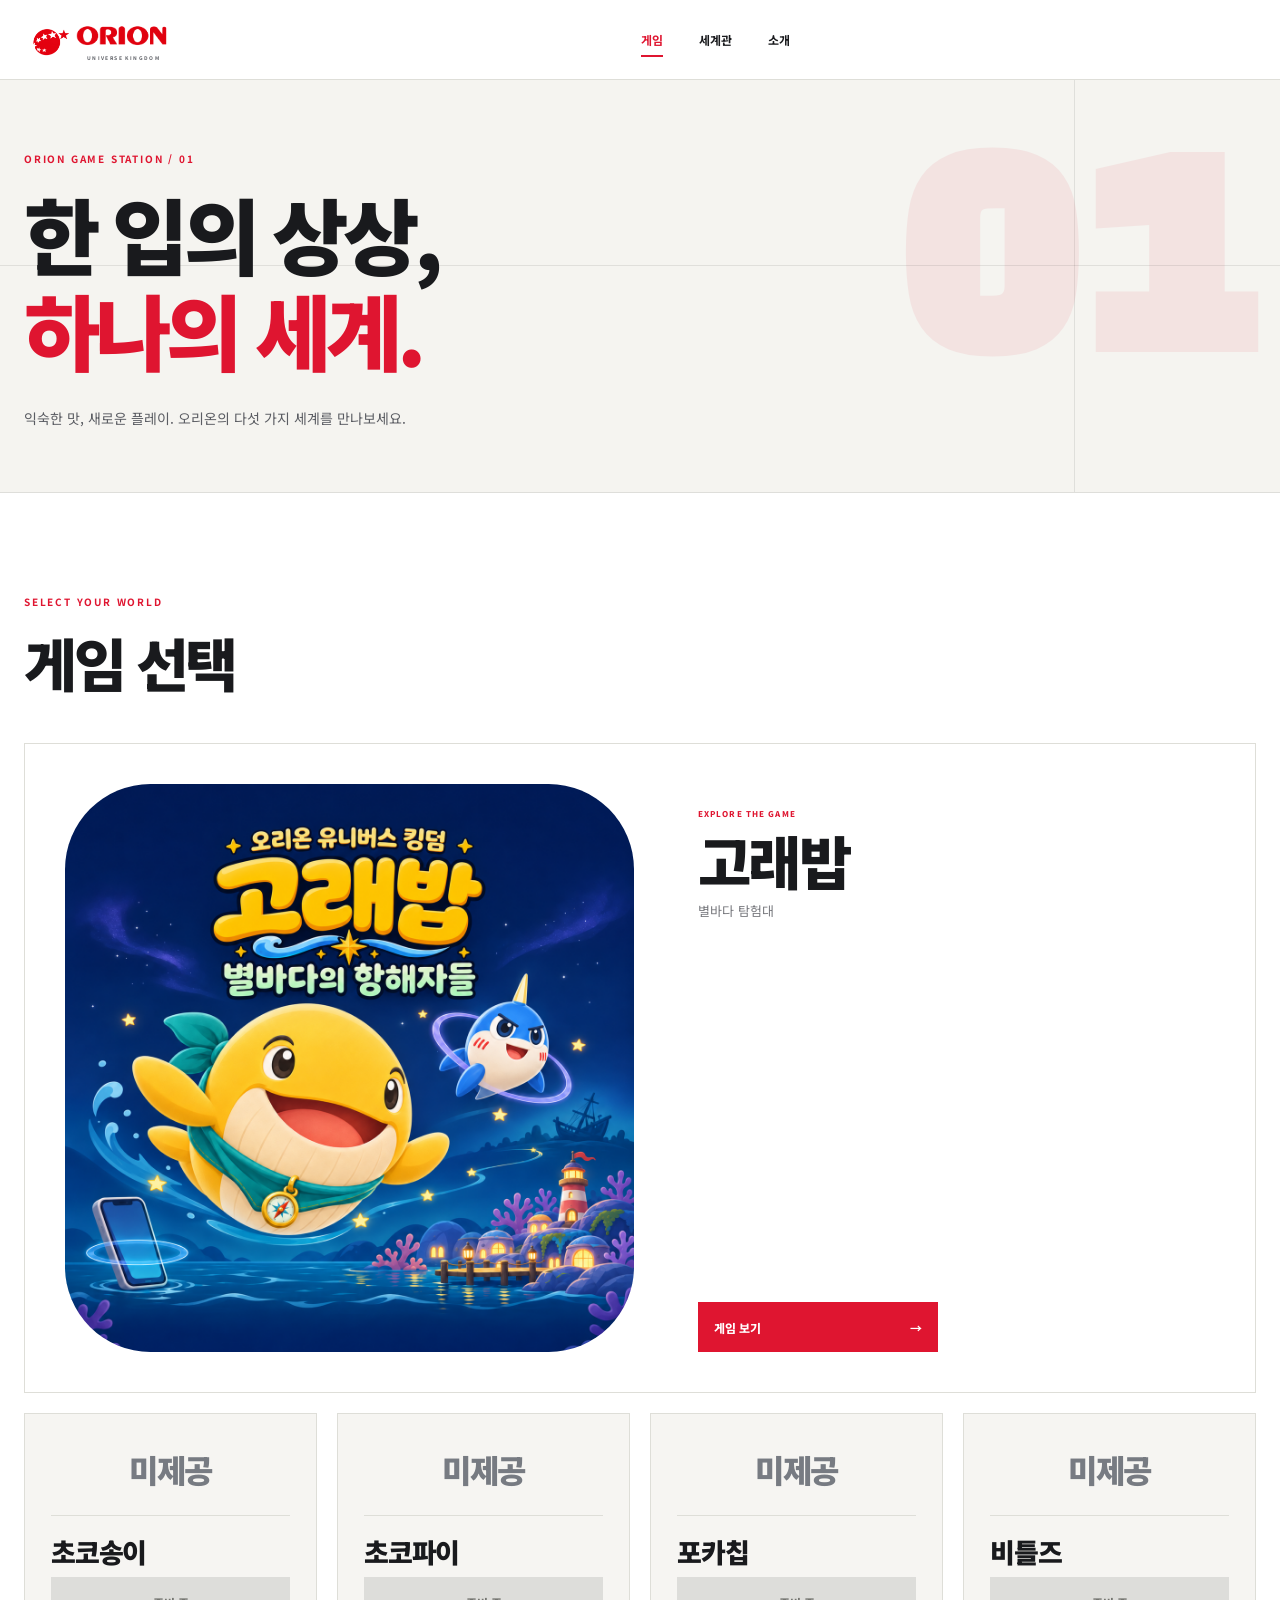
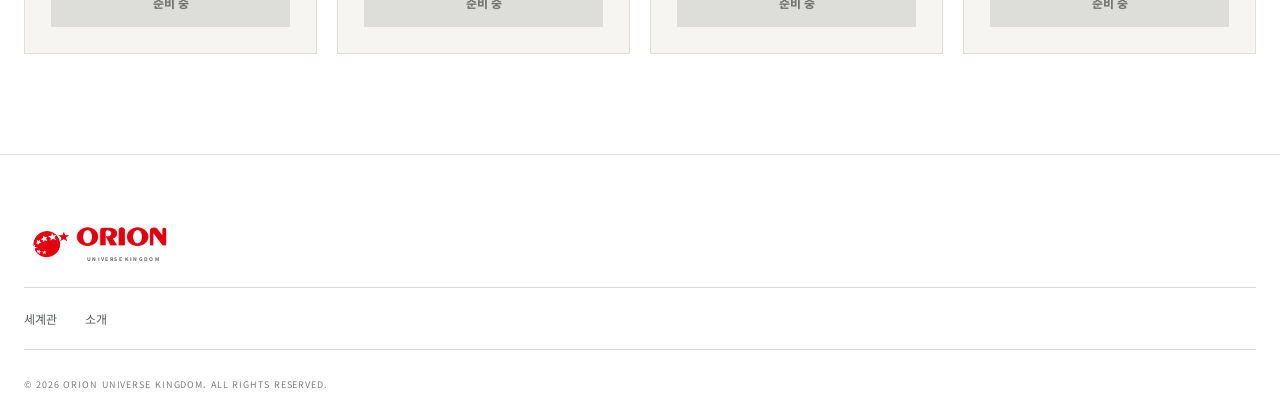
<file: news.html>
<!doctype html>
<html lang="ko">
<head>
  <meta charset="UTF-8" />
  <meta name="viewport" content="width=device-width, initial-scale=1.0" />
  <meta name="theme-color" content="#ffffff" />
  <title>게임 | 오리온 유니버스 킹덤</title>
  <link rel="stylesheet" href="styles.css?v=8" />
  <link rel="stylesheet" href="premium.css?v=7" />
</head>
<body>
  <a class="skip-link" href="#main">본문으로 이동</a>
  <header class="site-header scrolled">
    <a class="brand" href="index.html" aria-label="홈으로 이동"><span class="brand-mark">O</span><span class="brand-copy"><b>ORION</b><small>UNIVERSE KINGDOM</small></span></a>
    <nav class="desktop-nav" aria-label="주요 메뉴"><a class="active-page" href="news.html">게임</a><a href="universe.html">세계관</a><a href="game.html">소개</a></nav>
    <div class="header-actions"><button class="menu-button" type="button" aria-label="메뉴 열기" aria-expanded="false"><span></span><span></span></button></div>
  </header>
  <aside class="mobile-menu" aria-hidden="true"><div class="mobile-menu-head"><span>MENU</span><button class="menu-close" type="button" aria-label="메뉴 닫기">×</button></div><nav aria-label="모바일 메뉴"><a class="current" href="news.html">01 <span>게임</span></a><a href="universe.html">02 <span>세계관</span></a><a href="game.html">03 <span>소개</span></a></nav><p>왕좌는 기다리지 않는다.</p></aside>

  <main id="main" class="detail-page">
    <section class="detail-hero detail-hero-news">
      <p class="section-kicker">ORION GAME STATION / 01</p>
      <h1>한 입의 상상,<br /><span>하나의 세계.</span></h1>
      <p>익숙한 맛, 새로운 플레이. 오리온의 다섯 가지 세계를 만나보세요.</p>
      <span class="detail-hero-symbol" aria-hidden="true">01</span>
    </section>

    <section class="detail-content game-library" aria-labelledby="games-title">
      <div class="detail-toolbar"><div><p class="section-kicker">SELECT YOUR WORLD</p><h2 id="games-title">게임 선택</h2></div></div>
      <div class="product-game-grid">
        <article class="product-game-card is-live"><div class="product-game-art"><img src="assets/goraebap-game-cover.png" alt="오리온 유니버스 킹덤 고래밥, 별바다의 항해자들 — 별바다를 항해하는 고래와 바다 친구들" width="1254" height="1254" decoding="async" /></div><p>EXPLORE THE GAME</p><h3>고래밥</h3><span>별바다 탐험대</span><a href="goraebap.html">게임 보기 <b>→</b></a></article>
        <article class="product-game-card is-unavailable"><div class="product-game-status">미제공</div><h3>초코송이</h3><button type="button" disabled>준비 중</button></article>
        <article class="product-game-card is-unavailable"><div class="product-game-status">미제공</div><h3>초코파이</h3><button type="button" disabled>준비 중</button></article>
        <article class="product-game-card is-unavailable"><div class="product-game-status">미제공</div><h3>포카칩</h3><button type="button" disabled>준비 중</button></article>
        <article class="product-game-card is-unavailable"><div class="product-game-status">미제공</div><h3>비틀즈</h3><button type="button" disabled>준비 중</button></article>
      </div>
    </section>
  </main>
  <footer><a class="brand footer-brand" href="index.html"><span class="brand-mark">O</span><span class="brand-copy"><b>ORION</b><small>UNIVERSE KINGDOM</small></span></a><div class="footer-links"><a href="universe.html">세계관</a><a href="game.html">소개</a></div><p>© 2026 ORION UNIVERSE KINGDOM. ALL RIGHTS RESERVED.</p></footer>
  <script src="script.js?v=8"></script>
</body>
</html>
</file>
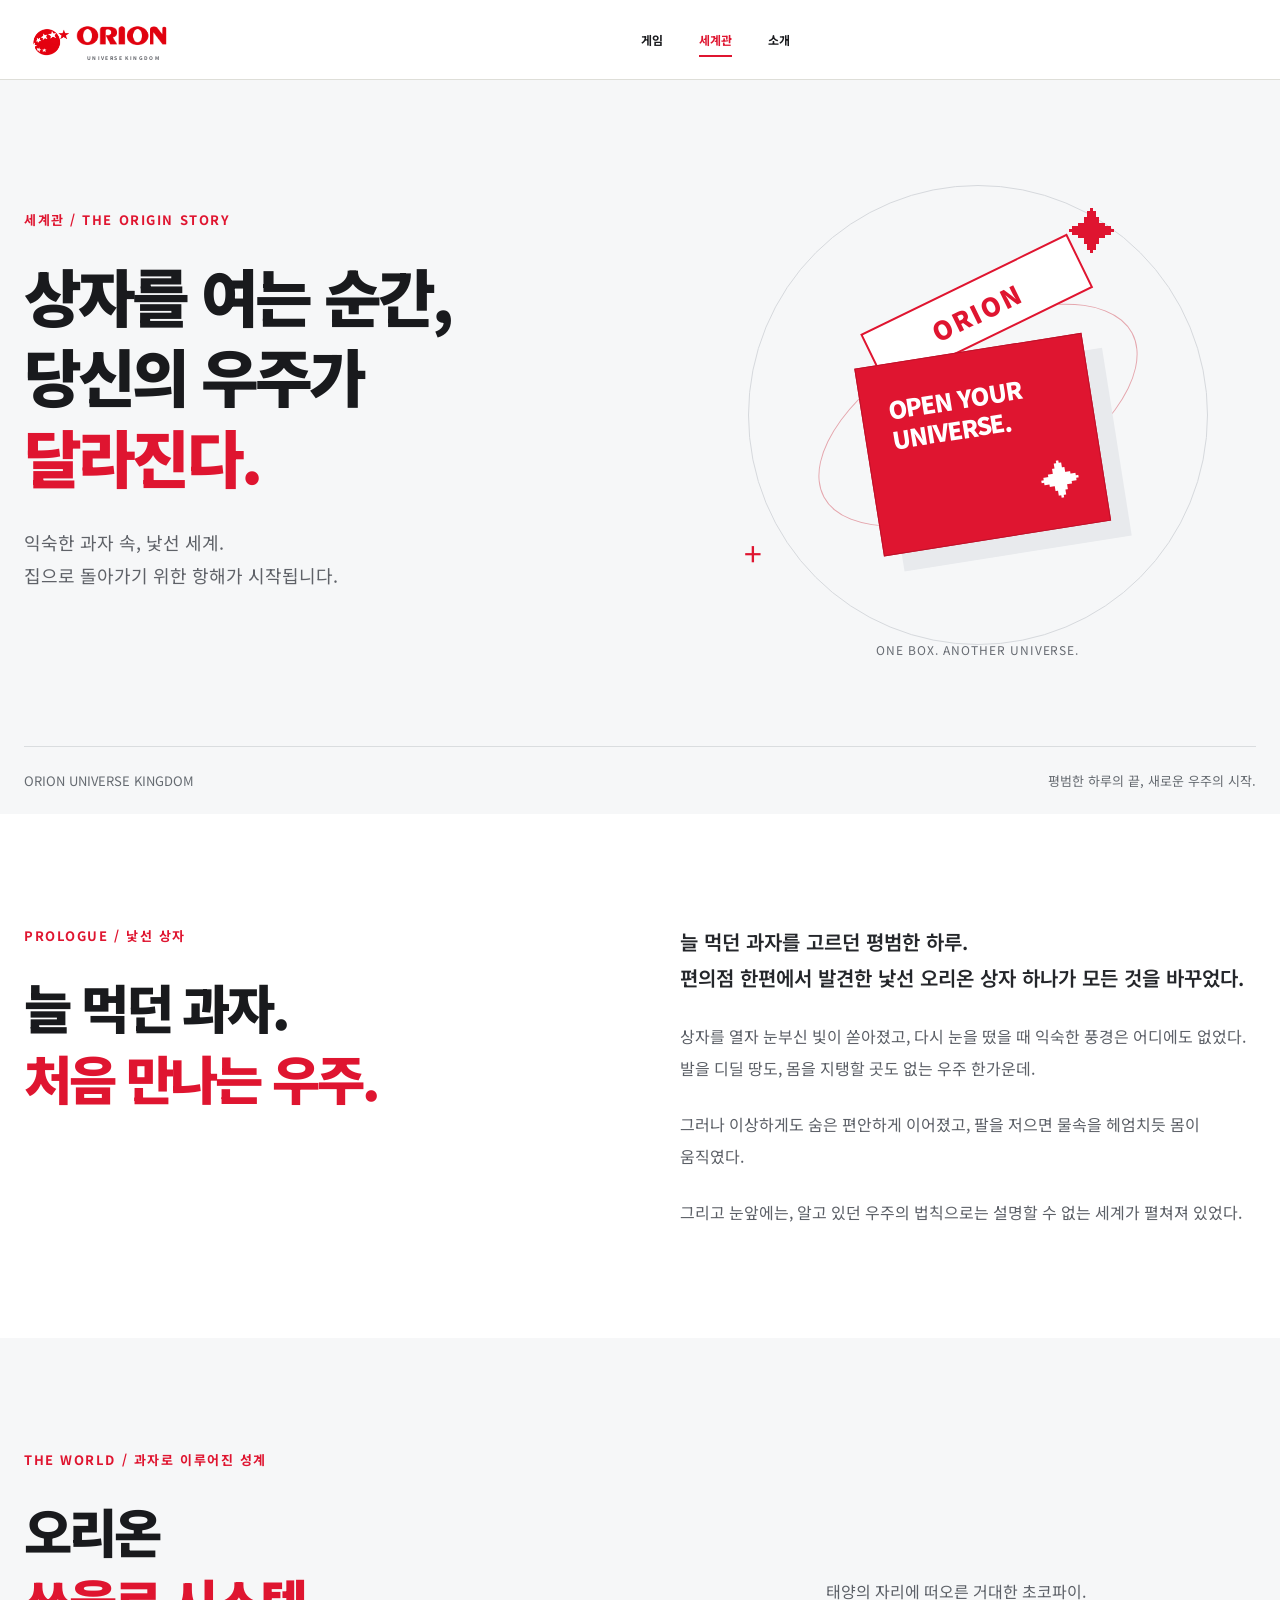
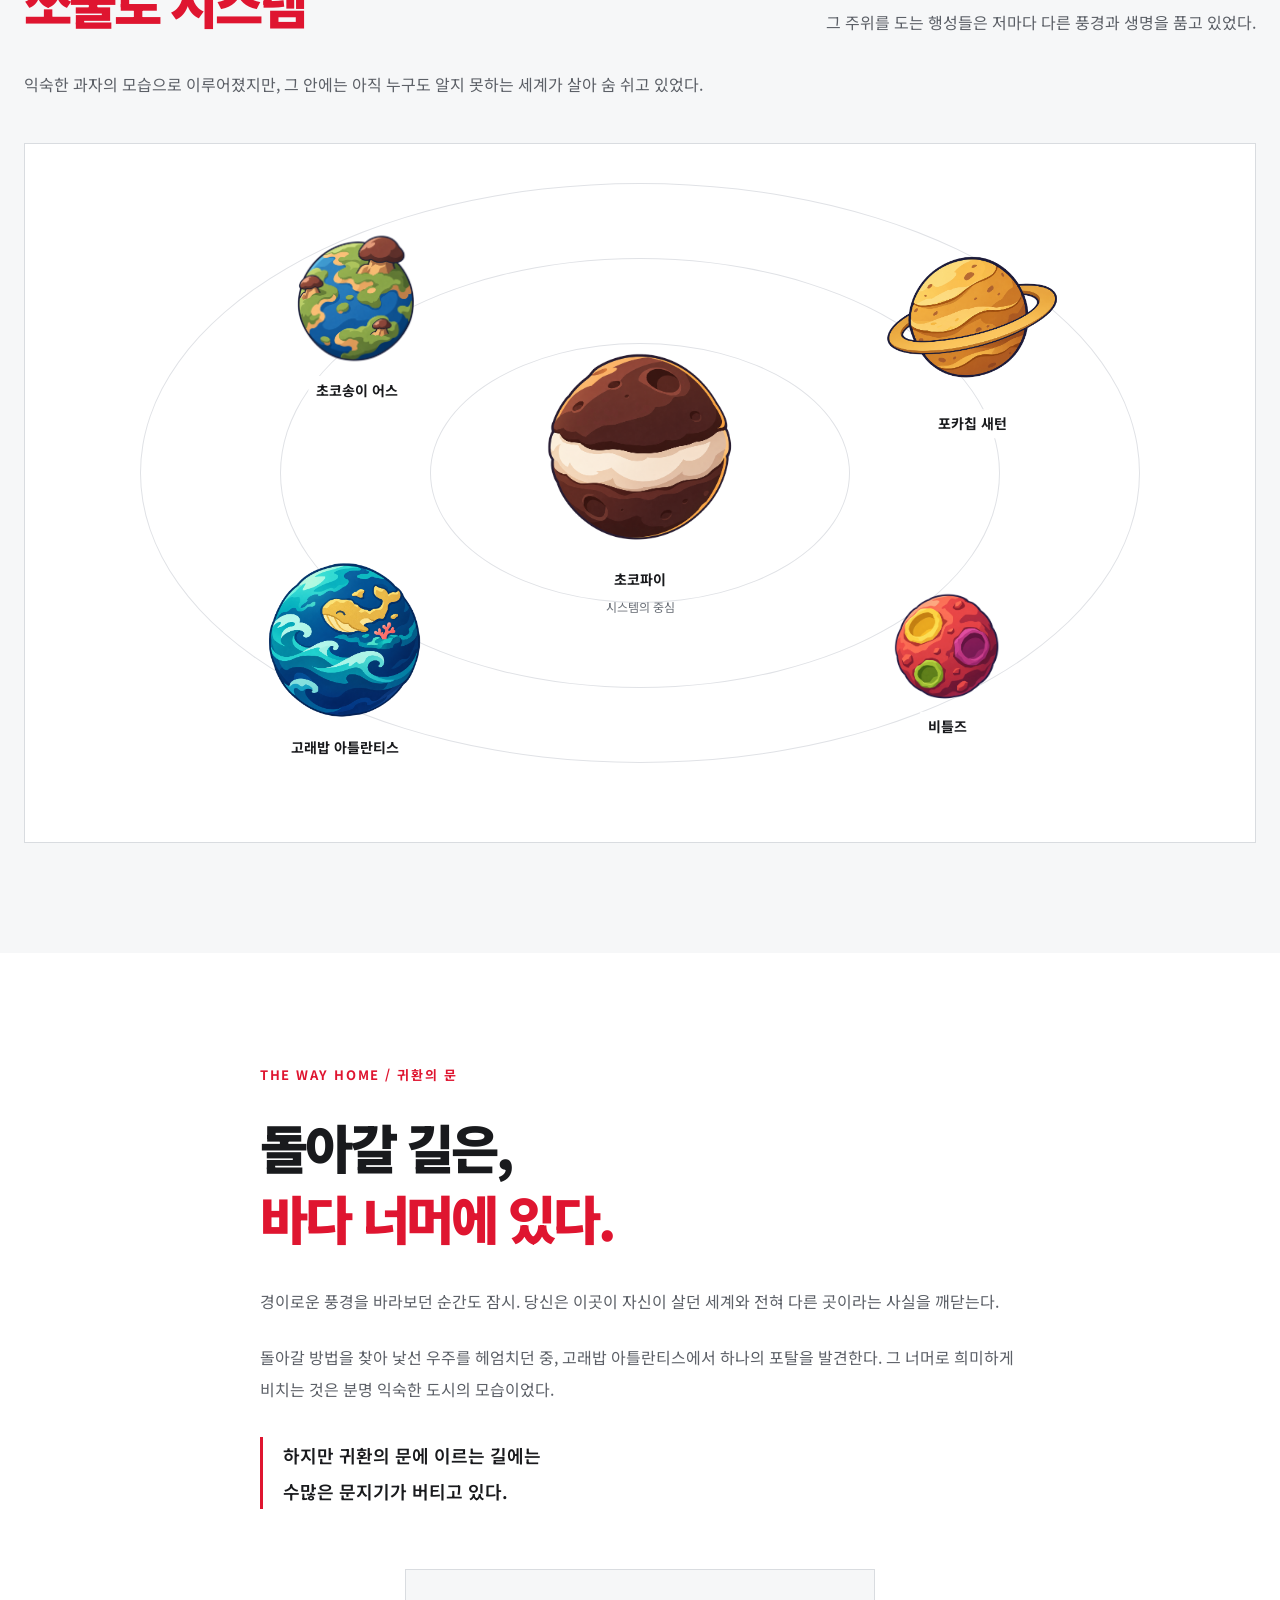
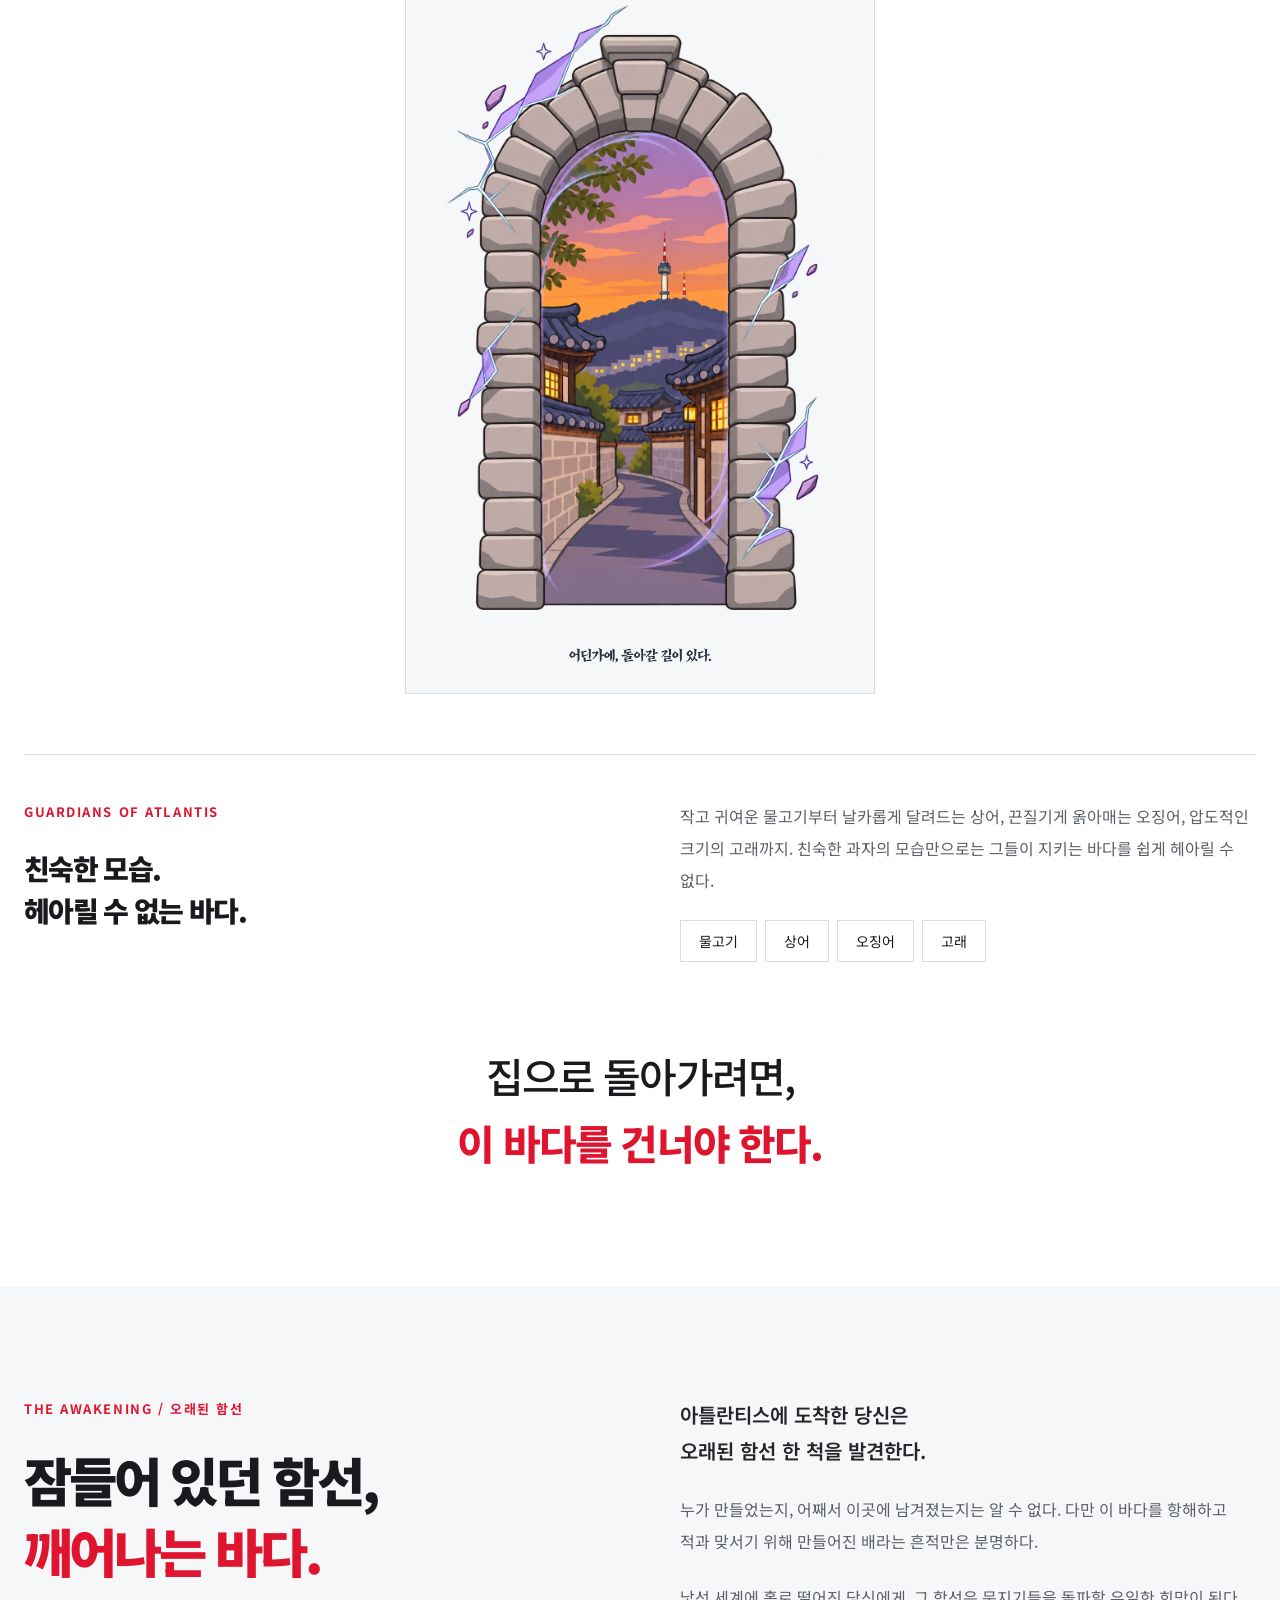
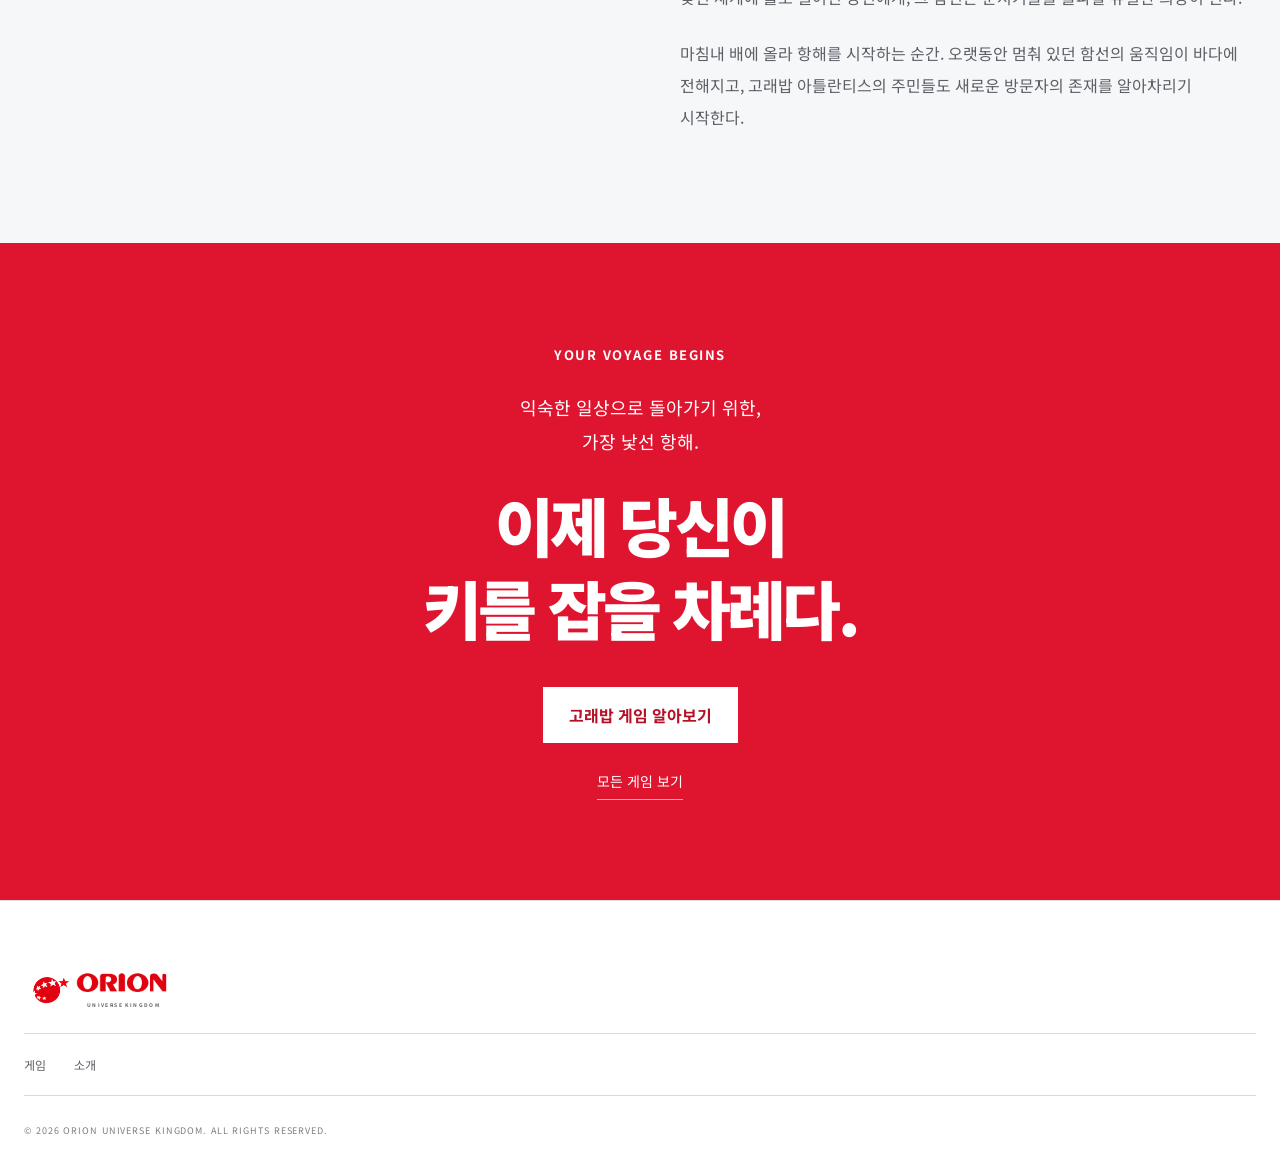
<file: universe.html>
<!doctype html>
<html lang="ko">
<head>
  <meta charset="UTF-8" />
  <meta name="viewport" content="width=device-width, initial-scale=1.0" />
  <meta name="theme-color" content="#ffffff" />
  <title>세계관 | 오리온 유니버스 킹덤</title>
  <meta name="description" content="낯선 오리온 상자를 열고 도착한 과자의 우주. 오리온 쏘울로 시스템과 고래밥 아틀란티스에서 시작되는 귀환의 항해." />
  <link rel="stylesheet" href="styles.css?v=8" />
  <link rel="stylesheet" href="premium.css?v=1" />
  <link rel="stylesheet" href="universe.css?v=6" />
</head>
<body>
  <a class="skip-link" href="#main">본문으로 이동</a>
  <header class="site-header scrolled"><a class="brand" href="index.html" aria-label="홈으로 이동"><span class="brand-mark">O</span><span class="brand-copy"><b>ORION</b><small>UNIVERSE KINGDOM</small></span></a><nav class="desktop-nav" aria-label="주요 메뉴"><a href="news.html">게임</a><a class="active-page" href="universe.html">세계관</a><a href="game.html">소개</a></nav><div class="header-actions"><button class="menu-button" type="button" aria-label="메뉴 열기" aria-expanded="false"><span></span><span></span></button></div></header>
  <aside class="mobile-menu" aria-hidden="true"><div class="mobile-menu-head"><span>MENU</span><button class="menu-close" type="button" aria-label="메뉴 닫기">×</button></div><nav aria-label="모바일 메뉴"><a href="news.html">01 <span>게임</span></a><a class="current" href="universe.html">02 <span>세계관</span></a><a href="game.html">03 <span>소개</span></a></nav><p>왕좌는 기다리지 않는다.</p></aside>

  <main id="main" class="story-world">
    <section class="story-hero" aria-labelledby="story-title">
      <div class="story-hero-copy"><p class="story-label">세계관 / THE ORIGIN STORY</p><h1 id="story-title">상자를 여는 순간,<br />당신의 우주가<br /><em>달라진다.</em></h1><p class="story-deck">익숙한 과자 속, 낯선 세계.<br />집으로 돌아가기 위한 항해가 시작됩니다.</p></div>
      <div class="story-box-scene" aria-hidden="true"><div class="box-orbit"></div><div class="box-orbit box-orbit-small"></div><span class="box-star star-one">✦</span><span class="box-star star-two">+</span><div class="orion-story-box"><div class="story-box-lid"><span>ORION</span></div><div class="story-box-body"><span>OPEN YOUR<br />UNIVERSE.</span><b>✦</b></div></div><span class="box-caption">ONE BOX. ANOTHER UNIVERSE.</span></div>
      <div class="story-hero-bottom"><span>ORION UNIVERSE KINGDOM</span><span>평범한 하루의 끝, 새로운 우주의 시작.</span></div>
    </section>

    <section id="prologue" class="story-section story-prologue">
      <header><p class="story-label">PROLOGUE / 낯선 상자</p><h2>늘 먹던 과자.<br /><em>처음 만나는 우주.</em></h2></header>
      <div class="story-prose"><p class="story-lead">늘 먹던 과자를 고르던 평범한 하루.<br />편의점 한편에서 발견한 낯선 오리온 상자 하나가 모든 것을 바꾸었다.</p><p>상자를 열자 눈부신 빛이 쏟아졌고, 다시 눈을 떴을 때 익숙한 풍경은 어디에도 없었다. 발을 디딜 땅도, 몸을 지탱할 곳도 없는 우주 한가운데.</p><p>그러나 이상하게도 숨은 편안하게 이어졌고, 팔을 저으면 물속을 헤엄치듯 몸이 움직였다.</p><p>그리고 눈앞에는, 알고 있던 우주의 법칙으로는 설명할 수 없는 세계가 펼쳐져 있었다.</p></div>
    </section>

    <section id="soul-system" class="story-section story-system" aria-labelledby="system-title">
      <header class="story-section-heading"><div><p class="story-label">THE WORLD / 과자로 이루어진 성계</p><h2 id="system-title">오리온<br /><em>쏘울로 시스템</em></h2></div><p>태양의 자리에 떠오른 거대한 초코파이.<br />그 주위를 도는 행성들은 저마다 다른 풍경과 생명을 품고 있었다.</p></header>
      <p class="system-intro">익숙한 과자의 모습으로 이루어졌지만, 그 안에는 아직 누구도 알지 못하는 세계가 살아 숨 쉬고 있었다.</p>
      <div class="soul-system-map" aria-label="초코파이를 중심으로 한 네 행성의 개념도">
        <div class="system-orbit system-orbit-a" aria-hidden="true"></div><div class="system-orbit system-orbit-b" aria-hidden="true"></div><div class="system-orbit system-orbit-c" aria-hidden="true"></div>
        <div class="chocopie-sun planet-art-node"><img class="planet-art" src="assets/planet-chocopie.png" alt="초코파이 중심 천체" width="1254" height="1254" decoding="async" /><strong>초코파이</strong><span>시스템의 중심</span></div>
        <div class="world-map-planet map-earth planet-art-node"><img class="planet-art" src="assets/planet-chocosongi.png" alt="초콜릿 버섯이 자라는 초코송이 행성" width="1254" height="1254" decoding="async" /><strong>초코송이 어스</strong></div>
        <div class="world-map-planet map-saturn planet-art-node"><img class="planet-art" src="assets/planet-pocachip.png" alt="감자 조각 고리를 가진 포카칩 행성" width="1254" height="1254" decoding="async" /><strong>포카칩 새턴</strong></div>
        <div class="world-map-planet map-atlantis planet-art-node"><img class="planet-art" src="assets/planet-goraebap.png" alt="고래와 파도가 있는 고래밥 바다 행성" width="1254" height="1254" decoding="async" /><strong>고래밥 아틀란티스</strong></div>
        <div class="world-map-planet map-beetles planet-art-node"><img class="planet-art" src="assets/planet-beetles.png" alt="알록달록한 분화구가 있는 비틀즈 행성" width="1254" height="1254" decoding="async" /><strong>비틀즈</strong></div>
      </div>
    </section>

    <section class="story-section story-return" aria-labelledby="return-title">
      <div class="story-prose"><p class="story-label">THE WAY HOME / 귀환의 문</p><h2 id="return-title">돌아갈 길은,<br /><em>바다 너머에 있다.</em></h2><p>경이로운 풍경을 바라보던 순간도 잠시. 당신은 이곳이 자신이 살던 세계와 전혀 다른 곳이라는 사실을 깨닫는다.</p><p>돌아갈 방법을 찾아 낯선 우주를 헤엄치던 중, 고래밥 아틀란티스에서 하나의 포탈을 발견한다. 그 너머로 희미하게 비치는 것은 분명 익숙한 도시의 모습이었다.</p><p class="story-emphasis">하지만 귀환의 문에 이르는 길에는<br />수많은 문지기가 버티고 있다.</p></div>
      <figure class="return-portal-art"><img src="assets/atlantis-return-portal-clean.png" alt="돌로 된 포탈 너머로 노을 진 서울의 모습이 보이는 귀환의 문" width="1024" height="1536" loading="lazy" decoding="async" /><figcaption class="return-caption-art"><img src="assets/return-portal-caption.png" alt="어딘가에, 돌아갈 길이 있다." width="2172" height="724" decoding="async" /></figcaption></figure>
      <div class="gatekeepers"><div><p class="story-label">GUARDIANS OF ATLANTIS</p><h3>친숙한 모습.<br />헤아릴 수 없는 바다.</h3></div><div><p>작고 귀여운 물고기부터 날카롭게 달려드는 상어, 끈질기게 옭아매는 오징어, 압도적인 크기의 고래까지. 친숙한 과자의 모습만으로는 그들이 지키는 바다를 쉽게 헤아릴 수 없다.</p><ul aria-label="아틀란티스의 문지기"><li>물고기</li><li>상어</li><li>오징어</li><li>고래</li></ul></div></div>
      <p class="story-crossing">집으로 돌아가려면,<br /><strong>이 바다를 건너야 한다.</strong></p>
    </section>

    <section class="story-section story-vessel" aria-labelledby="vessel-title">
      <header><p class="story-label">THE AWAKENING / 오래된 함선</p><h2 id="vessel-title">잠들어 있던 함선,<br /><em>깨어나는 바다.</em></h2></header>
      <div class="story-prose"><p class="story-lead">아틀란티스에 도착한 당신은<br />오래된 함선 한 척을 발견한다.</p><p>누가 만들었는지, 어째서 이곳에 남겨졌는지는 알 수 없다. 다만 이 바다를 항해하고 적과 맞서기 위해 만들어진 배라는 흔적만은 분명하다.</p><p>낯선 세계에 홀로 떨어진 당신에게, 그 함선은 문지기들을 돌파할 유일한 희망이 된다.</p><p>마침내 배에 올라 항해를 시작하는 순간. 오랫동안 멈춰 있던 함선의 움직임이 바다에 전해지고, 고래밥 아틀란티스의 주민들도 새로운 방문자의 존재를 알아차리기 시작한다.</p></div>
    </section>

    <section class="story-finale"><p class="story-label">YOUR VOYAGE BEGINS</p><p class="finale-line">익숙한 일상으로 돌아가기 위한,<br />가장 낯선 항해.</p><h2>이제 당신이<br />키를 잡을 차례다.</h2><a class="story-button" href="goraebap.html">고래밥 게임 알아보기</a><a class="story-secondary" href="news.html">모든 게임 보기</a></section>
  </main>
  <footer><a class="brand footer-brand" href="index.html"><span class="brand-mark">O</span><span class="brand-copy"><b>ORION</b><small>UNIVERSE KINGDOM</small></span></a><div class="footer-links"><a href="news.html">게임</a><a href="game.html">소개</a></div><p>© 2026 ORION UNIVERSE KINGDOM. ALL RIGHTS RESERVED.</p></footer>
  <script src="script.js?v=8"></script>
</body>
</html>
</file>
<file: styles.css>
@import url('https://fonts.googleapis.com/css2?family=Black+Han+Sans&family=Noto+Sans+KR:wght@400;500;600;700;900&display=swap');

:root {
  --ink: #0b0d12;
  --ink-2: #12151c;
  --paper: #f1efe8;
  --white: #ffffff;
  --violet: #6947ee;
  --violet-dark: #4d32bf;
  --line: rgba(255, 255, 255, 0.16);
  --muted: #a8abb5;
  --pad: clamp(20px, 5vw, 76px);
}

* { box-sizing: border-box; }
html { scroll-behavior: smooth; }
body { margin: 0; background: var(--ink); color: var(--white); font-family: "Noto Sans KR", sans-serif; overflow-x: hidden; }
body.menu-open { overflow: hidden; }
a { color: inherit; text-decoration: none; }
button, input { font: inherit; }
button { color: inherit; }

.skip-link { position: fixed; top: -80px; left: 16px; z-index: 999; background: var(--white); color: var(--ink); padding: 12px 18px; }
.skip-link:focus { top: 16px; }

.site-header { position: fixed; z-index: 100; inset: 0 0 auto; height: 76px; display: flex; align-items: center; justify-content: space-between; padding: 0 var(--pad); background: rgba(11, 13, 18, 0.94); border-bottom: 1px solid transparent; transition: border-color .25s, height .25s; }
.site-header.scrolled { border-color: var(--line); height: 68px; }
.brand { display: inline-flex; align-items: center; gap: 8px; min-width: 150px; }
.brand-mark { width: 45px; height: 38px; display: block; flex: 0 0 auto; border: 0; border-radius: 0; background: url("assets/orion-logo.png") center / contain no-repeat; font-size: 0; }
.brand-copy { position: relative; width: 96px; height: 42px; display: block; flex: 0 0 auto; background: url("assets/orion-wordmark.png") center 1px / 94px auto no-repeat; line-height: 1; }
.brand-copy::after { content: "UNIVERSE KINGDOM"; position: absolute; left: 1px; right: 0; bottom: 1px; color: #a9abb4; font-size: 5px; font-weight: 700; letter-spacing: .28em; line-height: 1; text-align: center; white-space: nowrap; }
.brand-copy b, .brand-copy small { position: absolute; width: 1px; height: 1px; margin: -1px; padding: 0; overflow: hidden; clip: rect(0 0 0 0); white-space: nowrap; border: 0; }
.desktop-nav { display: flex; gap: 34px; font-size: 14px; font-weight: 700; }
.desktop-nav a { position: relative; padding: 12px 0; }
.desktop-nav a::after { content: ""; position: absolute; left: 0; right: 100%; bottom: 3px; height: 2px; background: var(--violet); transition: right .25s; }
.desktop-nav a:hover::after { right: 0; }
.desktop-nav a.active-page::after { right: 0; }
.desktop-nav a.active-page { color: #b6a8ff; }
.header-actions { display: flex; align-items: center; gap: 10px; }
.sound-button, .menu-button, .menu-close, .modal-close { border: 0; background: transparent; cursor: pointer; }
.sound-button { width: 38px; height: 38px; border: 1px solid var(--line); border-radius: 50%; }
.sound-button[aria-pressed="true"] { color: var(--violet); border-color: var(--violet); }
.menu-button { display: none; width: 42px; height: 42px; padding: 12px 9px; }
.menu-button span { display: block; height: 2px; margin: 5px 0; background: var(--white); }

.mobile-menu { position: fixed; z-index: 200; inset: 0; padding: 22px; display: flex; flex-direction: column; background: var(--ink); transform: translateX(100%); transition: transform .35s ease; }
.mobile-menu.open { transform: none; }
.mobile-menu-head { display: flex; justify-content: space-between; align-items: center; color: var(--muted); font-weight: 800; letter-spacing: .18em; font-size: 12px; }
.menu-close { font-size: 36px; line-height: 1; }
.mobile-menu nav { display: grid; margin: auto 0; }
.mobile-menu nav a { display: flex; gap: 18px; align-items: baseline; padding: 18px 0; border-bottom: 1px solid var(--line); color: var(--muted); font-size: 12px; }
.mobile-menu nav span { color: var(--white); font-family: "Black Han Sans", sans-serif; font-size: clamp(32px, 10vw, 52px); }
.mobile-menu nav a.current span { color: #a994ff; }
.mobile-menu > p { color: var(--muted); font-size: 12px; letter-spacing: .08em; }

.hero { position: relative; min-height: 100svh; display: flex; align-items: center; overflow: hidden; padding: 130px var(--pad) 100px; background: #11131a; isolation: isolate; }
.star-field { position: absolute; z-index: -5; top: 11%; left: 12%; width: 2px; height: 2px; background: #fff; box-shadow: 80px 54px #777b93, 220px 18px #fff, 360px 120px #6d7290, 510px 38px #fff, 670px 160px #70758e, 820px 70px #fff, 940px 240px #747993, 1080px 90px #fff, 112px 260px #6f748e, 290px 330px #fff, 460px 230px #6c7189, 760px 370px #fff, 980px 410px #777c95, 1200px 310px #fff; }
.hero-grid, .play-grid { position: absolute; inset: 0; z-index: -4; border: 1px solid rgba(255,255,255,.045); border-width: 0 1px; }
.hero-grid::before, .play-grid::before { content: ""; position: absolute; top: 0; bottom: 0; left: 50%; width: 1px; background: rgba(255,255,255,.045); }
.hero-grid::after, .play-grid::after { content: ""; position: absolute; left: 0; right: 0; top: 58%; height: 1px; background: rgba(255,255,255,.045); }
.planet { position: absolute; z-index: -3; right: -12vw; top: 4vh; width: min(74vw, 920px); aspect-ratio: 1; border-radius: 50%; background: #282c3b; border: 1px solid #666d87; box-shadow: inset 45px -50px 0 #191c27, inset 75px -75px 0 #0b0d12, 0 0 0 22px rgba(105,71,238,.05); }
.planet::before, .planet::after { content: ""; position: absolute; left: 12%; right: 3%; height: 8%; border: solid #777c94; border-width: 2px 0; border-radius: 50%; transform: rotate(-12deg); }
.planet::before { top: 31%; }
.planet::after { top: 58%; left: 6%; right: 14%; }
.planet span { position: absolute; left: -20%; right: -22%; top: 45%; height: 14%; border: 9px solid #8b78dd; border-left-color: transparent; border-right-color: transparent; border-radius: 50%; transform: rotate(-13deg); }
.orbit { position: absolute; z-index: -2; border: 1px solid rgba(255,255,255,.22); border-radius: 50%; }
.orbit-one { width: 60vw; height: 24vw; right: -4vw; top: 44%; transform: rotate(18deg); }
.orbit-two { width: 52vw; height: 52vw; right: -17vw; top: 16%; border-color: rgba(105,71,238,.45); }
.hero-content { max-width: 780px; }
.eyebrow, .section-kicker { margin: 0 0 18px; color: #9b87ff; letter-spacing: .22em; font-size: 11px; font-weight: 900; }
.hero h1, .section h2, .universe h2, .play h2, .cta h2, .register-modal h2 { margin: 0; font-family: "Black Han Sans", sans-serif; font-weight: 400; line-height: .92; letter-spacing: -.025em; }
.hero h1 { max-width: 830px; font-size: clamp(58px, 9.2vw, 142px); text-transform: uppercase; text-shadow: 0 5px 0 rgba(0,0,0,.3); }
.mobile-title-break { display: none; }
.hero h1 span { color: #a28cff; }
.hero-description { margin: 30px 0; color: #d8d8dc; line-height: 1.75; font-size: clamp(15px, 1.3vw, 19px); }
.hero-actions { display: flex; align-items: center; gap: 30px; }
.primary-button { min-width: 190px; height: 58px; display: inline-flex; align-items: center; justify-content: space-between; gap: 28px; padding: 0 10px 0 24px; border: 1px solid #a994ff; background: var(--violet); cursor: pointer; font-weight: 800; box-shadow: 7px 7px 0 #161922; transition: transform .2s, box-shadow .2s, background .2s; }
.primary-button b { width: 38px; height: 38px; display: grid; place-items: center; background: var(--ink); }
.primary-button:hover { background: var(--violet-dark); transform: translate(3px, 3px); box-shadow: 4px 4px 0 #161922; }
.text-link { padding: 14px 0; border-bottom: 1px solid var(--line); font-size: 13px; font-weight: 700; }
.text-link span { margin-left: 18px; color: #a994ff; }
.hero-meta { position: absolute; right: var(--pad); bottom: 38px; display: flex; gap: 14px; align-items: center; }
.hero-meta > span { font-family: Georgia, serif; font-size: 42px; color: #a994ff; }
.hero-meta p { margin: 0; padding-left: 14px; border-left: 1px solid var(--line); color: var(--muted); font-size: 10px; line-height: 1.7; }
.hero-meta b { color: var(--white); letter-spacing: .15em; }
.scroll-cue { position: absolute; bottom: 26px; left: var(--pad); display: flex; align-items: center; gap: 12px; font-size: 9px; letter-spacing: .2em; color: var(--muted); }
.scroll-cue span { width: 42px; height: 1px; background: var(--muted); }

.section { padding: 110px var(--pad); }
.news { background: var(--paper); color: var(--ink); }
.section-heading { display: flex; align-items: end; justify-content: space-between; gap: 24px; margin-bottom: 46px; }
.section-heading h2 { font-size: clamp(42px, 6vw, 76px); }
.section-heading > a { border-bottom: 1px solid #b8b5ab; padding: 10px 0; font-size: 13px; font-weight: 700; }
.section-heading > a span { margin-left: 30px; }
.news-grid { display: grid; grid-template-columns: 1.4fr 1fr 1fr; gap: 22px; }
.news-card { cursor: pointer; }
.card-visual { position: relative; min-height: 270px; overflow: hidden; display: grid; place-items: center; background: #232633; color: var(--white); transition: transform .25s; }
.news-card:hover .card-visual { transform: translateY(-7px); }
.news-card-featured .card-visual { min-height: 390px; background: #151823; }
.visual-number { position: absolute; top: 16px; left: 18px; color: rgba(255,255,255,.45); font-size: 10px; letter-spacing: .2em; }
.crown-symbol { width: 145px; height: 145px; display: grid; place-items: center; border: 1px solid #8d7be2; outline: 18px solid rgba(105,71,238,.14); border-radius: 50%; color: #ae9cfb; font-size: 70px; }
.war-lines { width: 76%; transform: skewY(-14deg); }
.war-lines i { display: block; height: 34px; margin: 12px 0; background: #7761d7; border: 1px solid #aa9af1; }
.helmet-symbol { width: 110px; height: 140px; border: 12px solid #8b91a3; border-bottom: 34px solid #8b91a3; border-radius: 50% 50% 32% 32%; clip-path: polygon(8% 0, 92% 0, 100% 70%, 72% 100%, 58% 62%, 42% 62%, 28% 100%, 0 70%); }
.card-copy { position: relative; padding: 22px 42px 10px 0; }
.card-copy p { display: flex; gap: 12px; margin: 0 0 14px; color: #7a7a78; font-size: 11px; }
.card-copy p span { color: var(--violet-dark); font-weight: 800; }
.card-copy h3 { margin: 0; font-size: clamp(17px, 1.5vw, 23px); line-height: 1.45; }
.card-arrow { position: absolute; right: 0; top: 49px; font-size: 20px; }

.universe { min-height: 800px; display: grid; grid-template-columns: .8fr 1.2fr; align-items: center; gap: 4vw; padding: 120px var(--pad); background: #0c0e14; overflow: hidden; }
.universe-copy { position: relative; z-index: 2; }
.universe h2, .play h2, .cta h2 { font-size: clamp(48px, 7vw, 100px); }
.universe-copy > p:not(.section-kicker) { max-width: 510px; margin: 32px 0 50px; color: var(--muted); line-height: 1.9; }
.universe dl { display: flex; gap: 40px; margin: 0; }
.universe dl div { min-width: 80px; }
.universe dt { color: #a994ff; font: 38px "Black Han Sans", sans-serif; }
.universe dd { margin: 5px 0 0; color: var(--muted); font-size: 11px; }
.universe-stage { position: relative; min-height: 570px; display: grid; place-items: center; }
.stage-core { width: 200px; height: 200px; display: grid; place-items: center; border: 18px solid #5d48b7; outline: 2px solid #a693f4; border-radius: 50%; background: #1d202b; box-shadow: 0 0 0 70px rgba(105,71,238,.08), 0 0 0 138px rgba(105,71,238,.045); }
.stage-core span { font: 26px Georgia, serif; letter-spacing: .18em; }
.stage-ring { position: absolute; border: 1px solid #555a6d; border-radius: 50%; }
.ring-a { width: 480px; height: 480px; }
.ring-b { width: 600px; height: 250px; transform: rotate(-22deg); }
.stage-label { position: absolute; padding: 8px 12px; background: #171a23; border: 1px solid #414554; color: #aaaebd; font-size: 9px; letter-spacing: .16em; }
.label-a { top: 9%; right: 24%; }
.label-b { bottom: 16%; left: 15%; }
.label-c { bottom: 8%; right: 12%; }

.factions { background: #e7e2d8; color: var(--ink); }
.section-note { color: #676761; font-size: 13px; }
.faction-tabs { display: flex; border-top: 1px solid #bdb8ad; border-bottom: 1px solid #bdb8ad; }
.faction-tabs button { flex: 1; padding: 20px; border: 0; border-right: 1px solid #bdb8ad; background: transparent; color: #86827a; cursor: pointer; font-weight: 800; }
.faction-tabs button:last-child { border-right: 0; }
.faction-tabs button.active { background: var(--ink); color: var(--white); }
.faction-panel { display: grid; grid-template-columns: 1fr 1fr; min-height: 570px; margin-top: 32px; background: #181b24; color: var(--white); }
.faction-emblem { position: relative; display: grid; place-items: center; min-height: 430px; border-right: 1px solid var(--line); background: #20232d; }
.faction-emblem::before, .faction-emblem::after { content: ""; position: absolute; background: rgba(255,255,255,.055); }
.faction-emblem::before { width: 1px; top: 0; bottom: 0; left: 50%; }
.faction-emblem::after { height: 1px; left: 0; right: 0; top: 50%; }
.faction-emblem span { width: 200px; height: 200px; display: grid; place-items: center; border: 2px solid currentColor; border-radius: 50%; color: #a993ff; font-size: 90px; transition: transform .35s; }
.faction-panel.changed .faction-emblem span { transform: rotate(45deg) scale(.88); }
.faction-copy { align-self: center; padding: clamp(35px, 6vw, 90px); }
.faction-index { color: #a994ff; font-size: 10px; letter-spacing: .2em; }
.faction-copy h3 { margin: 20px 0 28px; font: 400 clamp(39px, 5vw, 70px)/1 "Black Han Sans", sans-serif; }
.faction-description { max-width: 500px; color: var(--muted); line-height: 1.8; }
.faction-trait { display: flex; justify-content: space-between; margin-top: 40px; padding-top: 18px; border-top: 1px solid var(--line); font-size: 12px; }
.faction-trait span { color: var(--muted); }

.play { position: relative; min-height: 850px; display: grid; place-items: center; padding: 120px var(--pad); background: #141720; overflow: hidden; isolation: isolate; }
.play-grid { transform: perspective(400px) rotateX(54deg) scale(1.8); transform-origin: bottom; top: 38%; opacity: .75; }
.play-content { width: min(100%, 960px); text-align: center; }
.feature-list { margin-top: 70px; display: grid; grid-template-columns: repeat(3, 1fr); text-align: left; border-top: 1px solid var(--line); border-bottom: 1px solid var(--line); }
.feature-list article { display: flex; gap: 18px; padding: 28px 24px; border-right: 1px solid var(--line); }
.feature-list article:last-child { border-right: 0; }
.feature-list > article > span { color: #a994ff; font: 24px Georgia, serif; }
.feature-list h3 { margin: 0 0 10px; font-size: 16px; }
.feature-list p { margin: 0; color: var(--muted); line-height: 1.6; font-size: 12px; }

.cta { position: relative; min-height: 660px; display: grid; place-items: center; text-align: center; padding: 100px 20px; overflow: hidden; background: #6d50df; }
.cta-symbol { position: absolute; font: 700 min(80vw, 780px)/1 Georgia, serif; color: rgba(255,255,255,.08); }
.cta .section-kicker { color: #ded6ff; }
.cta .primary-button { margin-top: 45px; }
.primary-button.dark { background: var(--ink); border-color: var(--ink); box-shadow: 7px 7px 0 rgba(255,255,255,.34); }
.primary-button.dark b { background: var(--white); color: var(--ink); }

footer { padding: 65px var(--pad) 45px; background: #08090d; }
.footer-brand { margin-bottom: 50px; }
.footer-links { display: flex; flex-wrap: wrap; gap: 24px; padding: 22px 0; border-top: 1px solid var(--line); border-bottom: 1px solid var(--line); color: var(--muted); font-size: 12px; }
footer > p { margin: 28px 0 0; color: #646873; font-size: 9px; letter-spacing: .1em; }

/* Detail pages */
.detail-page { background: var(--paper); color: var(--ink); }
.detail-hero { position: relative; min-height: 570px; display: flex; flex-direction: column; justify-content: flex-end; overflow: hidden; padding: 150px var(--pad) 76px; background: #11131a; color: var(--white); }
.detail-hero::before { content: ""; position: absolute; inset: 76px 16% 0 auto; width: 1px; background: rgba(255,255,255,.09); }
.detail-hero::after { content: ""; position: absolute; left: 0; right: 0; top: 54%; height: 1px; background: rgba(255,255,255,.09); }
.detail-hero h1 { position: relative; z-index: 2; margin: 0; font: 400 clamp(70px, 13vw, 180px)/.84 "Black Han Sans", sans-serif; letter-spacing: -.035em; }
.detail-hero > p:last-of-type { position: relative; z-index: 2; max-width: 560px; margin: 30px 0 0; color: #c6c7cc; line-height: 1.8; }
.detail-hero-symbol { position: absolute; right: 5vw; top: 54%; transform: translateY(-50%); color: #a795fb; font: 700 min(35vw, 420px)/1 Georgia, serif; opacity: .28; }
.detail-hero-news .detail-hero-symbol, .detail-hero-factions .detail-hero-symbol { font-family: "Black Han Sans", sans-serif; }
.detail-content { padding: 110px var(--pad); }
.detail-content h2, .timeline-section h2, .battle-system h2, .platform-section h2 { margin: 0; font: 400 clamp(44px, 6vw, 80px)/.98 "Black Han Sans", sans-serif; }

.detail-toolbar { display: flex; justify-content: space-between; align-items: end; gap: 20px; margin-bottom: 46px; }
.filter-buttons { display: flex; gap: 8px; }
.filter-buttons button { padding: 10px 16px; border: 1px solid #bbb7ad; background: transparent; color: #6f6d67; cursor: pointer; font-size: 12px; font-weight: 700; }
.filter-buttons button.active { background: var(--ink); color: var(--white); border-color: var(--ink); }
.archive-grid { display: grid; grid-template-columns: repeat(2, 1fr); border-top: 1px solid #bab6ab; }
.archive-card { display: grid; grid-template-columns: 170px 1fr; gap: 28px; padding: 30px 30px 30px 0; border-bottom: 1px solid #bab6ab; }
.archive-card:nth-child(odd) { border-right: 1px solid #bab6ab; }
.archive-card:nth-child(even) { padding-left: 30px; }
.archive-art { position: relative; min-height: 180px; display: grid; place-items: center; background: #1a1d26; color: #9f8df1; }
.archive-art > span { position: absolute; top: 10px; left: 12px; color: #737887; font-size: 9px; }
.archive-art b { font: 50px Georgia, serif; }
.archive-card > div:last-child > p { margin: 4px 0 18px; color: var(--violet-dark); font-size: 10px; font-weight: 800; }
.archive-card h3 { margin: 0 0 14px; font-size: 24px; line-height: 1.35; }
.archive-card > div:last-child > span { color: #6d6b66; line-height: 1.7; font-size: 13px; }
.archive-card.hidden { display: none; }

.product-game-grid { display: grid; grid-template-columns: repeat(3, 1fr); gap: 18px; }
.product-game-card { min-height: 390px; display: flex; flex-direction: column; padding: 24px; border: 1px solid #d4d4d0; background: #f3f3f0; }
.product-game-card.is-live { border-top: 5px solid var(--violet); background: #ffffff; box-shadow: 8px 8px 0 #e6e6e2; }
.product-game-symbol { height: 165px; display: grid; place-items: center; margin: -4px -4px 24px; border-bottom: 1px solid #d8d8d4; color: #a9aaae; font: 72px Georgia, serif; }
.product-game-card.is-live .product-game-symbol { color: var(--violet); }
.product-game-card > p { margin: 0 0 12px; color: #85868b; font-size: 9px; font-weight: 800; letter-spacing: .14em; }
.product-game-card.is-live > p { color: var(--violet); }
.product-game-card h3 { margin: 0 0 8px; font: 400 clamp(34px, 4vw, 54px)/1 "Black Han Sans", sans-serif; }
.product-game-card > span { color: #77787d; font-size: 13px; }
.product-game-card > a, .product-game-card > button { width: 100%; height: 50px; display: flex; align-items: center; justify-content: space-between; margin-top: auto; padding: 0 16px; border: 0; background: var(--violet); color: #ffffff; font-size: 12px; font-weight: 800; }
.product-game-card > button:disabled { justify-content: center; background: #ddddda; color: #989994; cursor: not-allowed; }

.lore-intro { display: grid; grid-template-columns: .9fr 1.1fr; gap: 10vw; }
.lore-intro > div:last-child { padding-top: 40px; color: #575650; line-height: 2; }
.lore-intro > div:last-child p { margin: 0 0 24px; }
.timeline-section { padding: 100px var(--pad); background: #151821; color: var(--white); }
.lore-timeline { margin: 55px 0 0; padding: 0; list-style: none; border-top: 1px solid var(--line); }
.lore-timeline li { display: grid; grid-template-columns: 150px 1fr; gap: 30px; padding: 34px 0; border-bottom: 1px solid var(--line); }
.lore-timeline li > span { color: #9e8aec; font: 20px Georgia, serif; }
.lore-timeline h3 { margin: 0 0 10px; font-size: 24px; }
.lore-timeline p { margin: 0; color: var(--muted); line-height: 1.7; }
.sector-map { position: relative; height: 690px; overflow: hidden; display: grid; place-items: center; background: #0c0e14; color: var(--white); }
.map-orbit { position: absolute; border: 1px solid #474b5a; border-radius: 50%; }
.orbit-large { width: min(78vw, 900px); height: min(78vw, 900px); }
.orbit-small { width: min(57vw, 640px); height: min(26vw, 300px); transform: rotate(-16deg); border-color: #725bd0; }
.map-core { width: 150px; height: 150px; display: grid; place-items: center; border: 18px solid #624cc3; outline: 1px solid #b2a3f5; border-radius: 50%; background: #171a22; font: 19px Georgia, serif; letter-spacing: .18em; }
.sector { position: absolute; padding: 10px 14px; border: 1px solid #4b4e5b; background: #151821; color: #c8c9cf; font-size: 10px; letter-spacing: .1em; }
.s-one { top: 20%; right: 22%; }.s-two { bottom: 18%; left: 20%; }.s-three { bottom: 27%; right: 13%; }

.faction-directory > header { margin-bottom: 55px; }
.directory-card { min-height: 540px; display: grid; grid-template-columns: 90px 1fr 1fr; background: #171a22; color: var(--white); border-bottom: 1px solid #424653; }
.directory-number { padding: 28px; border-right: 1px solid var(--line); color: #888d9c; font: 24px Georgia, serif; }
.directory-emblem { display: grid; place-items: center; margin: 70px; border: 1px solid currentColor; border-radius: 50%; color: #a993ff; font: 100px Georgia, serif; }
.nox-card .directory-emblem { color: #e56876; }.virelia-card .directory-emblem { color: #69c59a; }
.directory-copy { align-self: center; padding: 60px 70px 60px 20px; }
.directory-copy > p { margin: 0 0 16px; color: #9d8bea; letter-spacing: .2em; font-size: 10px; }
.directory-copy h3 { margin: 0; font: 400 clamp(50px, 6vw, 86px)/1 "Black Han Sans", sans-serif; }
.directory-copy strong { display: block; margin: 10px 0 26px; font-size: 18px; }
.directory-copy > span { display: block; color: var(--muted); line-height: 1.85; }
.directory-copy dl { margin: 36px 0 0; }
.directory-copy dl div { display: flex; justify-content: space-between; padding: 14px 0; border-top: 1px solid var(--line); }
.directory-copy dt { color: var(--muted); font-size: 11px; }.directory-copy dd { margin: 0; font-size: 12px; font-weight: 700; }

.game-loop { display: grid; grid-template-columns: 1fr 1fr; gap: 9vw; }
.game-loop-heading > p:last-child { margin-top: 32px; color: #65635d; line-height: 1.9; }
.game-loop ol { margin: 0; padding: 0; list-style: none; border-top: 1px solid #bbb7ad; }
.game-loop li { display: grid; grid-template-columns: 60px 1fr; gap: 18px; padding: 26px 0; border-bottom: 1px solid #bbb7ad; }
.game-loop li > span { color: var(--violet-dark); font: 22px Georgia, serif; }
.game-loop h3 { margin: 0 0 7px; font-size: 21px; }.game-loop li p { margin: 0; color: #6a6862; font-size: 13px; }
.battle-system { display: grid; grid-template-columns: 1.15fr .85fr; min-height: 720px; background: #141720; color: var(--white); }
.battle-board { position: relative; min-height: 620px; margin: 50px; border: 1px solid #444957; background: #1c202a; overflow: hidden; }
.battle-board::before, .battle-board::after { content: ""; position: absolute; background: rgba(255,255,255,.06); }
.battle-board::before { top: 0; bottom: 0; width: 1px; left: 50%; }.battle-board::after { left: 0; right: 0; height: 1px; top: 50%; }
.unit { position: absolute; width: 62px; height: 62px; display: grid; place-items: center; border: 2px solid #a994ff; border-radius: 50%; background: #262b38; font: 22px Georgia, serif; }
.unit-a { left: 16%; bottom: 18%; }.unit-b { left: 36%; bottom: 35%; }.unit-c { left: 20%; bottom: 54%; }
.battle-board > b { position: absolute; right: 9%; top: 18%; width: 110px; height: 110px; display: grid; place-items: center; border: 8px solid #bd5f6d; border-radius: 50%; color: #e397a3; font-size: 10px; }
.route { position: absolute; height: 1px; background: #8069e7; transform-origin: left; }.route-one { left: 25%; bottom: 26%; width: 58%; transform: rotate(-37deg); }.route-two { left: 27%; bottom: 59%; width: 59%; transform: rotate(-21deg); }
.battle-copy { align-self: center; padding: 70px 7vw 70px 30px; }
.battle-copy > p:not(.section-kicker) { color: var(--muted); line-height: 1.9; }
.battle-copy ul { margin: 32px 0 0; padding: 0; list-style: none; border-top: 1px solid var(--line); }
.battle-copy li { padding: 15px 0; border-bottom: 1px solid var(--line); font-size: 13px; }
.platform-section { padding: 120px var(--pad); text-align: center; background: #6d50df; color: var(--white); }
.platform-section .section-kicker { color: #dfd8ff; }
.platform-section > div { display: flex; justify-content: center; gap: 10px; flex-wrap: wrap; margin: 45px 0; }
.platform-section > div span { padding: 12px 18px; border: 1px solid rgba(255,255,255,.45); font-size: 11px; font-weight: 800; }
.platform-section .primary-button { margin: 0 auto; }

.register-modal { width: min(92vw, 540px); border: 1px solid #373b49; padding: clamp(28px, 5vw, 52px); background: #11131a; color: var(--white); box-shadow: 16px 16px 0 rgba(0,0,0,.35); }
.register-modal::backdrop { background: rgba(2,3,6,.82); }
.modal-close { position: absolute; top: 18px; right: 20px; font-size: 30px; }
.register-modal h2 { font-size: clamp(38px, 7vw, 60px); }
.register-modal > p:not(.section-kicker) { color: var(--muted); line-height: 1.7; }
.register-modal form { display: grid; gap: 13px; margin-top: 26px; }
.register-modal label:not(.check) { color: var(--muted); font-size: 11px; }
.register-modal input[type="email"] { width: 100%; height: 54px; border: 1px solid #3f4352; background: #0b0d12; color: var(--white); padding: 0 16px; outline: none; }
.register-modal input:focus { border-color: #a994ff; }
.check { display: flex; gap: 8px; align-items: center; margin: 6px 0; color: var(--muted); font-size: 11px; }
.register-modal .primary-button { width: 100%; }
.success-message { display: none; margin-top: 24px; border: 1px solid #8069df; padding: 16px; color: #c6baff; text-align: center; }
.success-message.show { display: block; }

.reveal { opacity: 0; transform: translateY(28px); transition: opacity .7s ease, transform .7s ease; }
.reveal.visible { opacity: 1; transform: none; }

@media (max-width: 900px) {
  .desktop-nav { display: none; }
  .menu-button { display: block; }
  .hero { min-height: 820px; align-items: flex-end; padding-bottom: 118px; }
  .planet { width: 92vw; right: -32vw; top: 10vh; opacity: .8; }
  .orbit-one { width: 110vw; height: 50vw; right: -37vw; }
  .hero-meta { display: none; }
  .news-grid { grid-template-columns: 1fr 1fr; }
  .news-card-featured { grid-column: 1 / -1; }
  .news-card-featured .card-visual { min-height: 340px; }
  .universe { grid-template-columns: 1fr; }
  .universe-stage { min-height: 520px; }
  .faction-panel { grid-template-columns: 1fr; }
  .faction-emblem { min-height: 360px; border-right: 0; border-bottom: 1px solid var(--line); }
  .feature-list { grid-template-columns: 1fr; }
  .feature-list article { border-right: 0; border-bottom: 1px solid var(--line); }
  .feature-list article:last-child { border-bottom: 0; }
  .archive-grid { grid-template-columns: 1fr; }
  .archive-card:nth-child(odd) { border-right: 0; }
  .archive-card:nth-child(even) { padding-left: 0; }
  .lore-intro, .game-loop { grid-template-columns: 1fr; gap: 55px; }
  .directory-card { grid-template-columns: 70px 1fr; }
  .directory-emblem { margin: 55px; }
  .directory-copy { grid-column: 1 / -1; padding: 50px; border-top: 1px solid var(--line); }
  .battle-system { grid-template-columns: 1fr; }
  .battle-copy { padding: 30px var(--pad) 90px; }
  .product-game-grid { grid-template-columns: repeat(2, 1fr); }
}

@media (max-width: 600px) {
  :root { --pad: 20px; }
  .site-header { height: 66px; }
  .sound-button { display: none; }
  .hero { min-height: 100svh; padding-top: 110px; padding-bottom: 105px; }
  .hero h1 { font-size: clamp(53px, 17vw, 78px); }
  .mobile-title-break { display: block; }
  .hero-description { margin: 22px 0; }
  .hero-actions { align-items: stretch; flex-direction: column; gap: 12px; }
  .primary-button { width: 100%; }
  .text-link { align-self: flex-start; }
  .scroll-cue { display: none; }
  .star-field { background-size: 58px 58px; }
  .section { padding-top: 78px; padding-bottom: 78px; }
  .section-heading { align-items: start; }
  .section-heading > a { font-size: 0; }
  .section-heading > a span { margin: 0; font-size: 20px; }
  .news-grid { display: flex; gap: 16px; overflow-x: auto; scroll-snap-type: x mandatory; margin-right: -20px; padding-right: 20px; scrollbar-width: none; }
  .news-grid::-webkit-scrollbar { display: none; }
  .news-card, .news-card-featured { flex: 0 0 84vw; scroll-snap-align: start; }
  .card-visual, .news-card-featured .card-visual { min-height: 300px; }
  .universe { min-height: auto; padding: 82px 20px; }
  .universe dl { gap: 22px; justify-content: space-between; }
  .universe-stage { min-height: 390px; transform: scale(.86); }
  .ring-a { width: 360px; height: 360px; }
  .ring-b { width: 430px; height: 190px; }
  .stage-core { width: 150px; height: 150px; box-shadow: 0 0 0 50px rgba(105,71,238,.08), 0 0 0 100px rgba(105,71,238,.045); }
  .section-note { display: none; }
  .faction-tabs { overflow-x: auto; }
  .faction-tabs button { min-width: 135px; padding: 17px 12px; white-space: nowrap; }
  .faction-emblem { min-height: 300px; }
  .faction-emblem span { width: 150px; height: 150px; font-size: 70px; }
  .faction-copy { padding: 35px 24px 45px; }
  .play { min-height: auto; padding: 90px 20px; }
  .feature-list { margin-top: 45px; }
  .cta { min-height: 590px; }
  .footer-links { display: grid; }
  .detail-hero { min-height: 520px; padding-bottom: 58px; }
  .detail-hero h1 { font-size: clamp(66px, 23vw, 98px); }
  .detail-hero-symbol { right: -4vw; font-size: 46vw; }
  .detail-content, .timeline-section, .platform-section { padding-top: 78px; padding-bottom: 78px; }
  .detail-toolbar { align-items: start; flex-direction: column; }
  .filter-buttons { width: 100%; overflow-x: auto; }
  .filter-buttons button { white-space: nowrap; }
  .archive-card { grid-template-columns: 1fr; padding-right: 0; }
  .archive-art { min-height: 230px; }
  .lore-timeline li { grid-template-columns: 1fr; gap: 12px; }
  .sector-map { height: 520px; }
  .orbit-large { width: 420px; height: 420px; }
  .orbit-small { width: 390px; height: 170px; }
  .directory-card { display: block; min-height: auto; padding-top: 1px; }
  .directory-number { border-right: 0; border-bottom: 1px solid var(--line); }
  .directory-emblem { width: 190px; height: 190px; margin: 48px auto; font-size: 72px; }
  .directory-copy { padding: 36px 24px 48px; }
  .battle-board { min-height: 460px; margin: 20px; }
  .battle-board > b { width: 84px; height: 84px; border-width: 6px; }
  .platform-section h2 { font-size: 42px; }
  .product-game-grid { grid-template-columns: 1fr; }
  .product-game-card { min-height: 340px; }
}

/* Orion light theme */
:root {
  --paper: #ffffff;
  --violet: #e21b2d;
  --violet-dark: #b81120;
  --line: rgba(14, 15, 18, .14);
  --muted: #6e7078;
}

body { background: #ffffff; color: var(--ink); }
.site-header { background: rgba(255, 255, 255, .96); color: var(--ink); }
.site-header.scrolled { border-color: #dedede; }
.brand-copy::after { color: #5d5f65; }
.desktop-nav a.active-page { color: var(--violet); }
.sound-button { border-color: #d1d2d6; }
.menu-button span { background: var(--ink); }
.mobile-menu { background: #ffffff; color: var(--ink); }
.mobile-menu nav a { border-color: #dedede; color: #86878c; }
.mobile-menu nav span { color: var(--ink); }
.mobile-menu nav a.current span { color: var(--violet); }

.hero { background: #f7f7f5; color: var(--ink); }
.star-field { background: #1a1b1f; box-shadow: 80px 54px #aeb0b5, 220px 18px #25262a, 360px 120px #c6c7cb, 510px 38px #e21b2d, 670px 160px #b7b9bd, 820px 70px #25262a, 940px 240px #d4d5d8, 1080px 90px #e21b2d, 112px 260px #b4b6ba, 290px 330px #25262a, 460px 230px #cacbce, 760px 370px #e21b2d, 980px 410px #b7b9bd, 1200px 310px #25262a; }
.hero-grid, .play-grid { border-color: rgba(14,15,18,.06); }
.hero-grid::before, .play-grid::before, .hero-grid::after, .play-grid::after { background: rgba(14,15,18,.06); }
.planet { background: #eeeeec; border-color: #c9c9c6; box-shadow: inset 45px -50px 0 #e1e1de, inset 75px -75px 0 #d5d5d1, 0 0 0 22px rgba(226,27,45,.06); }
.planet::before, .planet::after { border-color: #b9babd; }
.planet span { border-color: #e21b2d; border-left-color: transparent; border-right-color: transparent; }
.orbit { border-color: rgba(14,15,18,.22); }
.orbit-two { border-color: rgba(226,27,45,.42); }
.eyebrow, .section-kicker, .hero h1 span, .text-link span, .hero-meta > span, .universe dt, .faction-index, .feature-list > article > span { color: var(--violet); }
.hero h1 { text-shadow: none; }
.hero-description { color: #55575d; }
.primary-button { border-color: #ef6c78; background: var(--violet); color: #ffffff; box-shadow: 7px 7px 0 #d8d8d5; }
.primary-button b { background: #17181c; color: #ffffff; }
.primary-button:hover { background: var(--violet-dark); box-shadow: 4px 4px 0 #d8d8d5; }
.text-link { border-color: #c8c8c5; }
.hero-meta p, .scroll-cue { color: #66686e; }
.hero-meta b { color: var(--ink); }
.scroll-cue span { background: #77797f; }

.news { background: #ffffff; }
.card-visual, .news-card-featured .card-visual { background: #f0f0ed; color: var(--ink); border: 1px solid #dededa; }
.visual-number { color: #909197; }
.crown-symbol { border-color: #e21b2d; outline-color: rgba(226,27,45,.1); color: #e21b2d; }
.war-lines i { background: #e21b2d; border-color: #f06a77; }
.helmet-symbol { border-color: #e21b2d; border-bottom-color: #e21b2d; }

.universe { background: #fafaf8; color: var(--ink); }
.stage-core { border-color: #e21b2d; outline-color: #f1717c; background: #ffffff; color: var(--ink); box-shadow: 0 0 0 70px rgba(226,27,45,.07), 0 0 0 138px rgba(226,27,45,.035); }
.stage-ring { border-color: #c5c6c9; }
.ring-b { border-color: #e21b2d; }
.stage-label { background: #ffffff; border-color: #d1d2d5; color: #4d4e53; }

.factions { background: #f2f2ef; }
.faction-tabs button.active { background: var(--violet); color: #ffffff; }
.faction-panel { background: #ffffff; color: var(--ink); border: 1px solid #d9d9d5; }
.faction-emblem { background: #f7f7f5; border-color: #d9d9d5; }
.faction-emblem::before, .faction-emblem::after { background: rgba(14,15,18,.07); }
.faction-emblem span { color: var(--violet); }
.faction-description { color: #62646a; }
.faction-trait { border-color: #d9d9d5; }

.play { background: #ffffff; color: var(--ink); }
.feature-list { border-color: #d8d8d5; }
.feature-list article { border-color: #d8d8d5; }
.feature-list p { color: #66686e; }
.cta { background: var(--violet); color: #ffffff; }
.cta .section-kicker { color: #ffffff; }
.primary-button.dark { background: #ffffff; border-color: #ffffff; color: var(--ink); box-shadow: 7px 7px 0 rgba(14,15,18,.24); }
.primary-button.dark b { background: var(--ink); color: #ffffff; }

footer { background: #ffffff; color: var(--ink); border-top: 1px solid #ddddda; }
.footer-links { border-color: #d9d9d5; color: #5f6167; }
footer > p { color: #7b7d82; }

.detail-page { background: #ffffff; }
.detail-hero { background: #f7f7f5; color: var(--ink); border-bottom: 1px solid #dededa; }
.detail-hero::before, .detail-hero::after { background: rgba(14,15,18,.09); }
.detail-hero > p:last-of-type { color: #5b5d63; }
.detail-hero-symbol { color: var(--violet); }
.filter-buttons button.active { background: var(--violet); border-color: var(--violet); color: #ffffff; }
.archive-art { background: #f0f0ed; color: var(--violet); border: 1px solid #dededa; }
.timeline-section { background: #f4f4f1; color: var(--ink); }
.lore-timeline, .lore-timeline li { border-color: #d4d4d0; }
.lore-timeline li > span { color: var(--violet); }
.lore-timeline p { color: #65676d; }
.sector-map { background: #ffffff; color: var(--ink); border-top: 1px solid #dededa; }
.map-orbit { border-color: #c5c6c9; }
.orbit-small { border-color: var(--violet); }
.map-core { border-color: var(--violet); outline-color: #f1717c; background: #ffffff; }
.sector { border-color: #d1d2d5; background: #ffffff; color: #46484e; }
.directory-card { background: #ffffff; color: var(--ink); border: 1px solid #d8d8d5; }
.directory-number, .directory-copy { border-color: #d8d8d5; }
.directory-emblem, .directory-copy > p { color: var(--violet); }
.directory-copy > span { color: #62646a; }
.directory-copy dl div { border-color: #d8d8d5; }
.battle-system { background: #f5f5f2; color: var(--ink); }
.battle-board { border-color: #cacbcf; background: #ffffff; }
.battle-board::before, .battle-board::after { background: rgba(14,15,18,.07); }
.unit { border-color: var(--violet); background: #ffffff; }
.route { background: var(--violet); }
.battle-copy > p:not(.section-kicker) { color: #62646a; }
.battle-copy ul, .battle-copy li { border-color: #d3d3d0; }
.platform-section { background: var(--violet); color: #ffffff; }
.platform-section .section-kicker { color: #ffffff; }
.register-modal { border-color: #d3d3d0; background: #ffffff; color: var(--ink); box-shadow: 16px 16px 0 rgba(14,15,18,.18); }
.register-modal::backdrop { background: rgba(14,15,18,.62); }
.register-modal input[type="email"] { border-color: #c9c9c6; background: #ffffff; color: var(--ink); }
.register-modal input:focus { border-color: var(--violet); }
.success-message { border-color: var(--violet); color: var(--violet-dark); }

@media (prefers-reduced-motion: reduce) {
  html { scroll-behavior: auto; }
  *, *::before, *::after { animation: none !important; transition: none !important; }
  .reveal { opacity: 1; transform: none; }
}

/* Goraebap game introduction */
.goraebap-page { background: #ffffff; color: var(--ink); }
.goraebap-hero { position: relative; min-height: 100svh; display: grid; grid-template-columns: .9fr 1.1fr; align-items: center; gap: 4vw; overflow: hidden; padding: 120px var(--pad) 70px; background: #f7f7f5; border-bottom: 1px solid #dededa; }
.goraebap-hero::before { content: ""; position: absolute; inset: 68px 12% 0 auto; width: 1px; pointer-events: none; background: #e1e1dd; }
.goraebap-hero-copy { position: relative; z-index: 2; }
.game-back-link { display: inline-block; margin-bottom: 54px; padding-bottom: 7px; border-bottom: 1px solid #b9babd; color: #55575d; font-size: 12px; font-weight: 700; }
.goraebap-hero h1 { margin: 0; font: 400 clamp(74px, 10vw, 152px)/.78 "Black Han Sans", sans-serif; letter-spacing: -.05em; }
.goraebap-hero h1 small { display: block; margin-top: 24px; color: var(--violet); font: 700 clamp(18px, 2vw, 28px)/1.2 "Noto Sans KR", sans-serif; letter-spacing: .02em; }
.goraebap-lead { max-width: 570px; margin: 34px 0; color: #5b5d63; font-size: clamp(14px, 1.3vw, 18px); line-height: 1.9; }
.goraebap-cta { max-width: 220px; }
.goraebap-stage { position: relative; z-index: 1; min-height: 610px; display: grid; place-items: center; }
.goraebap-whale { position: relative; z-index: 3; width: min(25vw, 320px); aspect-ratio: 1; display: grid; place-items: center; border: 22px solid var(--violet); border-radius: 50%; background: #ffffff; color: var(--violet); font: 110px/1 Georgia, serif; box-shadow: 22px 22px 0 #e5e5e1; }
.goraebap-whale small { position: absolute; right: -24px; bottom: 32px; padding: 9px 12px; background: var(--ink); color: #ffffff; font: 800 10px/1 "Noto Sans KR", sans-serif; letter-spacing: .18em; }
.goraebap-ring { position: absolute; border: 1px solid #bfc0c3; border-radius: 50%; }
.ring-outer { width: min(45vw, 590px); height: min(45vw, 590px); }
.ring-inner { width: min(52vw, 690px); height: min(21vw, 270px); transform: rotate(-19deg); border-color: var(--violet); }
.snack-orbit { position: absolute; z-index: 4; width: 54px; height: 54px; display: grid; place-items: center; border: 1px solid #d1d2d5; border-radius: 50%; background: #ffffff; color: var(--violet); font-size: 22px; box-shadow: 5px 5px 0 #e1e1de; }
.orbit-snack-a { top: 14%; right: 16%; }.orbit-snack-b { left: 8%; bottom: 26%; }.orbit-snack-c { right: 5%; bottom: 17%; }
.hero-game-number { position: absolute; right: -2vw; bottom: -7vw; color: rgba(226,27,45,.06); font: 400 min(32vw, 470px)/1 "Black Han Sans", sans-serif; }
.goraebap-intro { display: grid; grid-template-columns: 1fr 1fr; gap: 9vw; padding: 120px var(--pad); }
.goraebap-intro h2, .goraebap-missions h2, .goraebap-next h2 { margin: 0; font: 400 clamp(48px, 7vw, 96px)/.94 "Black Han Sans", sans-serif; letter-spacing: -.035em; }
.goraebap-intro-copy > p { margin: 10px 0 46px; color: #5e6066; line-height: 2; }
.goraebap-intro dl { margin: 0; border-top: 1px solid #d4d4d0; }
.goraebap-intro dl div { display: flex; justify-content: space-between; gap: 18px; padding: 18px 0; border-bottom: 1px solid #d4d4d0; }
.goraebap-intro dt { color: #85868b; font-size: 12px; }.goraebap-intro dd { margin: 0; font-size: 13px; font-weight: 800; }
.goraebap-missions { padding: 110px var(--pad); background: #f3f3f0; }
.goraebap-missions header { margin-bottom: 58px; }
.goraebap-missions ol { display: grid; grid-template-columns: repeat(3, 1fr); margin: 0; padding: 0; list-style: none; border-top: 1px solid #cfd0cc; border-left: 1px solid #cfd0cc; }
.goraebap-missions li { min-height: 390px; display: flex; flex-direction: column; padding: 26px; border-right: 1px solid #cfd0cc; border-bottom: 1px solid #cfd0cc; background: #ffffff; }
.goraebap-missions li > span { color: var(--violet); font: 20px Georgia, serif; }
.mission-symbol { flex: 1; display: grid; place-items: center; color: var(--violet); font: 76px Georgia, serif; }
.goraebap-missions h3 { margin: 0 0 12px; font-size: 24px; }.goraebap-missions li p { margin: 0; color: #64666c; font-size: 13px; line-height: 1.8; }
.goraebap-next { min-height: 650px; display: flex; flex-direction: column; align-items: center; justify-content: center; padding: 100px var(--pad); background: var(--violet); color: #ffffff; text-align: center; }
.goraebap-next .section-kicker { color: #ffffff; }.goraebap-next > p:not(.section-kicker) { margin: 28px 0 40px; color: #ffffff; line-height: 1.8; }

@media (max-width: 900px) {
  .goraebap-hero { grid-template-columns: 1fr; padding-top: 130px; }
  .goraebap-stage { min-height: 480px; }
  .goraebap-whale { width: 250px; }
  .ring-outer { width: 440px; height: 440px; }.ring-inner { width: 560px; height: 230px; }
  .goraebap-intro { grid-template-columns: 1fr; gap: 48px; }
}

@media (max-width: 600px) {
  .goraebap-hero { display: flex; flex-direction: column; align-items: stretch; padding: 104px 20px 60px; }
  .goraebap-hero::before { right: 20px; }
  .game-back-link { margin-bottom: 44px; }
  .goraebap-hero h1 { font-size: clamp(74px, 24vw, 104px); }
  .goraebap-hero h1 small { margin-top: 18px; font-size: 18px; }
  .goraebap-lead { margin: 26px 0 30px; font-size: 14px; }
  .goraebap-stage { min-height: 390px; margin: 20px -20px -30px; }
  .goraebap-whale { width: 190px; border-width: 15px; font-size: 82px; box-shadow: 14px 14px 0 #e5e5e1; }
  .ring-outer { width: 330px; height: 330px; }.ring-inner { width: 390px; height: 165px; }
  .snack-orbit { width: 44px; height: 44px; font-size: 18px; }
  .goraebap-intro, .goraebap-missions { padding: 82px 20px; }
  .goraebap-intro h2, .goraebap-missions h2, .goraebap-next h2 { font-size: 48px; }
  .goraebap-missions ol { grid-template-columns: 1fr; }
  .goraebap-missions li { min-height: 330px; }
  .goraebap-next { min-height: 590px; padding: 80px 20px; }
}
</file>
<file: premium.css>
/* Shared editorial design · Orion */
.adventure-world-visual { position: relative; width: 100%; border-radius: 5%; overflow: hidden; }
.adventure-world-visual img { display: block; width: 100%; height: auto; }
.adventure-world-visual .adventure-world-logo { position: absolute; top: 2.5%; left: 50%; width: 58%; max-width: 720px; height: auto; transform: translateX(-50%); }
.product-game-art { grid-row: 1 / 5; align-self: center; width: 100%; aspect-ratio: 1; overflow: hidden; border-radius: 15%; }
.product-game-art img { display: block; width: 100%; height: auto; }
@media (max-width: 600px) { .product-game-art { flex: 0 0 auto; margin-bottom: 24px; } }
:root { --pad: max(24px, calc((100vw - 1280px) / 2)); --red: #df1530; --violet: var(--red); --violet-dark: #b51026; --soft: #f5f4f0; --ink: #191a1d; --muted: #696a6e; --stroke: #deded8; }
html { scroll-padding-top: 150px; }
body { font-family: "Noto Sans KR", -apple-system, BlinkMacSystemFont, sans-serif; -webkit-font-smoothing: antialiased; }
h1,h2,h3,p { word-break: keep-all; overflow-wrap: break-word; }
h2,h3 { letter-spacing: -.045em; }
a,button,summary { -webkit-tap-highlight-color: transparent; }
a:focus-visible,button:focus-visible,summary:focus-visible,[tabindex]:focus-visible { outline: 3px solid var(--red); outline-offset: 5px; }
button { touch-action: manipulation; }
[hidden] { display: none !important; }
.site-header,.site-header.scrolled { height: 80px; background: #fff; border-bottom: 1px solid var(--stroke); }
.brand { gap: 6px; }
.desktop-nav { gap: 36px; font-size: 12px; }
.header-actions:empty { display: none; }
.primary-button { height: 56px; min-width: 190px; border: 0; padding: 0 22px; gap: 24px; box-shadow: none; font-size: 13px; transition: background .2s, transform .2s; }
.primary-button b { width: auto; height: auto; background: transparent; font-size: 21px; font-weight: 400; }
.primary-button:hover { box-shadow: none; transform: translateY(-2px); }
.primary-button.dark { background: #fff; color: var(--ink); box-shadow: none; border: 0; }
.primary-button.dark b { color: var(--ink); background: transparent; }
.primary-button.dark:hover { background: #f5e9e9; }
.text-link { font-size: 12px; }
.eyebrow,.section-kicker { font-size: 10px; letter-spacing: .18em; line-height: 1.7; font-weight: 700; }
.hero { min-height: 850px; padding-top: 170px; padding-bottom: 140px; background: var(--soft); }
.hero-content { max-width: 920px; }
.hero h1 { font-family: "Noto Sans KR",sans-serif; font-weight: 900; font-size: clamp(64px,7.4vw,108px); line-height: 1.12; letter-spacing: -.075em; }
.hero-description { font-size: 17px; }
.planet { right: -17vw; top: 18%; width: 62vw; opacity: .55; box-shadow: inset 40px -40px 0 #e2e2dc; }
.orbit { opacity: .6; }
.section,.detail-content { padding-top: 100px; padding-bottom: 100px; }
.section-heading h2,.universe h2,.play h2,.cta h2,.detail-content h2,.timeline-section h2,.battle-system h2,.platform-section h2 { font-family: "Noto Sans KR",sans-serif; font-weight: 900; font-size: clamp(36px,4.5vw,64px); line-height: 1.2; letter-spacing: -.06em; }
.section-heading { margin-bottom: 36px; }
.news-grid { gap: 28px; }
.news-card { position: relative; }
.card-copy h3 a::after { content: ""; position: absolute; inset: 0; }
.card-copy h3 { font-size: 19px; line-height: 1.55; }
.card-visual,.news-card-featured .card-visual { min-height: 270px; }
.card-copy { position: static; }
.card-arrow { top: auto; bottom: 14px; }
.universe { min-height: 680px; padding-top: 90px; padding-bottom: 90px; background: var(--soft); }
.universe-stage { transform: scale(.85); }
.universe-stage-logo { display: block; position: relative; width: min(65%, 300px); height: auto; transform: translate(-5%, -5%); }
.universe-brand-stage { min-width: 0; min-height: 400px; display: grid; place-items: center; }
.universe-brand-stage img { display: block; width: min(80%, 380px); height: auto; }
@media (max-width: 600px) { .universe-brand-stage { min-height: 240px; }.universe-brand-stage img { width: min(80%, 280px); } }
.universe-copy > p:not(.section-kicker) { font-size: 14px; }
.faction-panel { min-height: 440px; border: 0; }
.faction-emblem { min-height: 360px; }
.faction-copy h3 { font: 900 clamp(32px,4vw,52px)/1.25 "Noto Sans KR",sans-serif; }
.faction-detail-link { display: inline-block; margin-top: 16px; }
.faction-tabs { border: 0; gap: 8px; }
.faction-tabs button { border: 1px solid var(--stroke); background: #fff; padding: 16px; border-radius: 3px; color: #5e6065; }
.faction-panel.changed .faction-emblem span { transform: scale(.95); }
.play { min-height: 620px; }
.cta { min-height: 500px; }
.cta-symbol { pointer-events: none; }
footer { padding-top: 48px; padding-bottom: 28px; }
.footer-brand { margin-bottom: 25px; }
.footer-links { gap: 28px; }
.mobile-menu { visibility: hidden; padding: 24px; transition: transform .3s, visibility .3s; }
.mobile-menu.open { visibility: visible; }
.mobile-menu nav span { font-family: "Noto Sans KR",sans-serif; font-weight: 900; letter-spacing: -.05em; }
.mobile-menu nav a { padding: 23px 0; }
.detail-hero { min-height: 440px; padding-top: 150px; padding-bottom: 60px; background: var(--soft); }
.detail-hero h1 { font-family: "Noto Sans KR",sans-serif; font-weight: 900; line-height: 1.15; font-size: clamp(48px,6.5vw,88px); letter-spacing: -.07em; }
.detail-hero h1 > span { color: var(--red); }
.detail-hero-symbol { opacity: .07; }
.detail-hero-news .detail-hero-symbol { font-size: 300px; right: var(--pad); }
.detail-hero > p:last-of-type { font-size: 14px; }
.product-game-grid { grid-template-columns: repeat(4,1fr); gap: 20px; }
.product-game-card { min-height: 330px; padding: 26px; background: #f6f5f2; border: 1px solid var(--stroke); transition: transform .2s; }
.product-game-card.is-live { grid-column: 1 / -1; display: grid; grid-template-columns: 1.1fr 1fr; grid-template-rows: auto auto 1fr auto; column-gap: 64px; min-height: 360px; padding: 40px; border: 1px solid var(--stroke); box-shadow: none; }
.product-game-card.is-live:hover { border-color: var(--red); }
.product-game-card.is-live .product-game-symbol { grid-row: 1 / 5; margin: 0; height: 100%; min-height: 280px; border: 0; background: #f9eeec; font-size: 140px; position: relative; overflow: hidden; }
.product-game-card.is-live .product-game-symbol::after { content: ""; position: absolute; width: 220px; height: 220px; border: 1px solid #e7a7a9; border-radius: 50%; transform: rotate(-25deg) scaleX(1.7); }
.product-game-card.is-live > p { padding-top: 24px; }
.product-game-card h3 { font-family: "Noto Sans KR",sans-serif; font-weight: 900; font-size: 27px; margin-bottom: 12px; }
.product-game-card.is-live h3 { font-size: 58px; }
.product-game-card.is-live > a { max-width: 240px; }
.product-game-symbol { height: 130px; font-size: 52px; }
.product-game-card > p { font-size: 8px; }
.product-game-card > span { padding-bottom: 24px; }
.product-game-card > button:disabled { color: #757671; }
.product-game-card.is-unavailable { min-height: 240px; }
.product-game-status { display: grid; place-items: center; min-height: 76px; margin-bottom: 22px; padding-bottom: 16px; border-bottom: 1px solid var(--stroke); color: #777b82; font: 900 32px/1.3 "Noto Sans KR",sans-serif; letter-spacing: -.05em; }
@media (max-width: 600px) {
  .product-game-card.is-unavailable { min-height: 210px; }
  .product-game-status { min-height: 62px; margin-bottom: 18px; font-size: 26px; }
}
.directory-copy h3 { font-family: "Noto Sans KR",sans-serif; font-weight: 900; font-size: clamp(40px,5vw,65px); }
.reveal { opacity: 1; transform: none; }

.directory-card { min-height: 380px; margin-bottom: 20px; }
.directory-emblem { margin: 50px; font-size: 78px; }
.directory-copy { padding-top: 40px; padding-bottom: 40px; }
.platform-note { margin: 28px auto 40px; max-width: 500px; font-size: 13px; line-height: 1.9; }
/* Goraebap · Expedition editorial */
.voyage-page { background: #fff; }
.voyage-hero { padding: 140px var(--pad) 0; background: var(--soft); display: grid; grid-template-columns: 1fr 1fr; gap: 60px; overflow: hidden; }
.back-link { display: inline-block; margin-bottom: 46px; font-size: 11px; color: #65666a; }
.voyage-heading .eyebrow span { color: #aaa; padding: 0 10px; }
.voyage-heading h1 { margin: 26px 0; font-size: clamp(70px,8vw,116px); font-weight: 900; line-height: 1.05; letter-spacing: -.08em; }
.voyage-heading h1 > span { display: block; margin-top: 18px; color: var(--red); font-size: clamp(22px,2.8vw,35px); letter-spacing: -.055em; }
.voyage-intro { font-size: clamp(22px,2.3vw,30px); line-height: 1.5; font-weight: 700; letter-spacing: -.045em; margin: 34px 0 16px; }
.voyage-description { max-width: 490px; color: var(--muted); font-size: 13px; line-height: 1.95; margin-bottom: 30px; }
.voyage-actions { display: flex; align-items: center; gap: 26px; }
.expedition-chart { position: relative; align-self: center; height: 540px; border: 1px solid #d9d9d2; overflow: hidden; background: #eeeee7; isolation: isolate; }
.chart-top,.chart-bottom { position: absolute; z-index: 5; left: 22px; right: 22px; display: flex; justify-content: space-between; gap: 12px; font-size: 9px; letter-spacing: .12em; color: #6e6f68; }
.chart-top { top: 22px; }.chart-bottom { bottom: 22px; letter-spacing: .02em; font-size: 8px; }
.chart-bottom i { display: inline-block; width: 5px; height: 5px; margin-right: 5px; border-radius: 50%; background: var(--red); }
.chart-orbit { position: absolute; width: 390px; height: 390px; top: 50%; left: 50%; border: 1px solid #cecec4; border-radius: 50%; transform: translate(-50%,-50%); }
.chart-orbit.orbit-b { width: 580px; height: 230px; border-color: #df9a9d; transform: translate(-50%,-50%) rotate(-30deg); z-index: 2; }
.chart-axis { position: absolute; background: #d8d8ce; z-index: -1; }
.axis-x { top: 50%; left: 0; right: 0; height: 1px; }.axis-y { left: 50%; top: 0; bottom: 0; width: 1px; }
.chart-planet { position: absolute; top: 50%; left: 50%; width: 230px; height: 230px; transform: translate(-50%,-50%); background: var(--red); border-radius: 50%; color: #fff; display: flex; flex-direction: column; align-items: center; justify-content: center; box-shadow: inset -20px -10px 0 #c20f27; z-index: 3; }
.chart-planet > span { font: 130px/.8 Georgia,serif; }.chart-planet small { font-size: 8px; letter-spacing: .3em; margin-top: 22px; }
.chart-planet.chart-planet-art { background: transparent; box-shadow: none; border-radius: 0; }
.chart-planet-art img { position: absolute; top: 50%; left: 50%; width: 125%; height: 125%; max-width: none; object-fit: contain; transform: translate(-50%, -50%); }
.chart-moon { position: absolute; z-index: 4; display: grid; place-items: center; border-radius: 50%; background: #fff; color: var(--red); }
.moon-a { width: 64px; height: 64px; right: 12%; top: 18%; font-size: 26px; }.moon-b { width: 30px; height: 30px; left: 12%; bottom: 25%; font-size: 17px; }
.chart-label { position: absolute; z-index: 5; padding: 7px 9px; background: #fff; font-size: 8px; border: 1px solid #deded5; }
.label-start { left: 7%; top: 27%; }.label-end { right: 6%; bottom: 23%; }
.voyage-foot { grid-column: 1/-1; border-top: 1px solid #d5d5ce; padding: 22px 0; display: flex; justify-content: space-between; gap: 16px; color: #71716c; font-size: 9px; letter-spacing: .12em; }
.voyage-nav { position: sticky; top: 80px; z-index: 80; display: flex; justify-content: center; gap: 38px; padding: 0 20px; background: #fff; border-bottom: 1px solid var(--stroke); overflow-x: auto; scrollbar-width: none; }
.voyage-nav a { white-space: nowrap; padding: 22px 0; font-size: 12px; color: var(--muted); border-bottom: 2px solid transparent; }
.voyage-nav a.active { border-color: var(--red); color: var(--red); font-weight: 700; }
.voyage-section { padding: 110px var(--pad); scroll-margin-top: 0; }
.voyage-section h2,.voyage-outro h2 { font-size: clamp(34px,4.2vw,58px); line-height: 1.24; font-weight: 900; letter-spacing: -.065em; margin: 0; }
.voyage-section em { font-style: normal; color: var(--red); }
.intro-section { display: grid; grid-template-columns: 1fr 1fr; gap: 80px; }
.intro-story .large-copy { color: var(--ink); font-size: 23px; font-weight: 600; margin-top: 0; line-height: 1.65; letter-spacing: -.035em; }
.intro-story > p:not(.large-copy):not(.preview-note),.reward-copy > p:not(.eyebrow) { font-size: 14px; color: var(--muted); line-height: 1.95; }
.game-facts { display: grid; grid-template-columns: 1fr 1fr 1fr; padding: 24px 0; margin: 26px 0 0; border-top: 1px solid var(--stroke); border-bottom: 1px solid var(--stroke); gap: 12px; }
.game-facts dt { font-size: 8px; color: #83847c; letter-spacing: .15em; }.game-facts dd { margin: 10px 0 0; font-size: 12px; font-weight: 600; }
.preview-note { font-size: 11px; line-height: 1.8; color: #777873; margin: 22px 0 0; }
.section-top { display: flex; justify-content: space-between; gap: 28px; align-items: end; margin-bottom: 44px; }
.section-top > p { color: var(--muted); font-size: 13px; line-height: 1.85; margin: 0; }
.mission-section { background: var(--soft); padding-top: 70px; padding-bottom: 80px; }
.mission-grid { display: grid; grid-template-columns: repeat(3,1fr); list-style: none; padding: 0; margin: 0; }
.mission-grid li { display: flex; flex-direction: column; padding: 0 32px; border-left: 1px solid #d9d9d0; }
.mission-grid li:first-child { border: 0; padding-left: 0; }.mission-grid li:last-child { padding-right: 0; }
.mission-no { display: flex; justify-content: space-between; align-items: center; color: #898a82; font-size: 12px; }.mission-no i { font: normal 40px Georgia,serif; color: var(--red); }
.mission-grid h3 { font-size: 23px; line-height: 1.45; margin: 30px 0 14px; }.mission-grid p { font-size: 13px; color: var(--muted); line-height: 1.85; margin: 0 0 28px; }
.mission-grid a { margin-top: auto; font-size: 11px; font-weight: 700; display: flex; justify-content: space-between; }
.destination-tabs { display: grid; grid-template-columns: repeat(3,1fr); }
.destination-tabs button { text-align: left; padding: 20px 24px; background: #fff; border: 1px solid var(--stroke); cursor: pointer; font-size: 16px; font-weight: 700; }
.destination-tabs button + button { border-left: 0; }
.destination-tabs button > span { display: block; font-size: 8px; letter-spacing: .15em; font-weight: 500; margin-bottom: 8px; color: var(--muted); }
.destination-tabs button[aria-selected="true"] { background: var(--red); color: #fff; border-color: var(--red); }
.destination-tabs button[aria-selected="true"] > span { color: #ffe0e5; }
.destination-panel { display: grid; grid-template-columns: 1.05fr 1fr; border: 1px solid var(--stroke); border-top: 0; }
.destination-art { position: relative; min-height: 420px; display: grid; place-items: center; overflow: hidden; background: var(--soft); }
.destination-core { display: grid; place-items: center; width: 190px; height: 190px; border: 1px solid var(--red); color: var(--red); border-radius: 50%; font: 100px Georgia,serif; transition: transform .4s; }
.destination-orbit { position: absolute; width: 340px; height: 340px; border: 1px solid #d8d5cc; border-radius: 50%; }
.destination-art[data-zone="1"] .destination-core { border-radius: 20%; transform: rotate(45deg); background: #f6e3e1; }
.destination-art[data-zone="2"] .destination-core { transform: scale(.8); background: var(--red); color: #fff; }
.destination-art[data-zone="2"] .destination-orbit { height: 140px; transform: rotate(-25deg); border-color: var(--red); }
.destination-art[data-zone] .destination-core { position: relative; border: 0; border-radius: 0; background: transparent; transform: none; }
.destination-image { position: absolute; top: -7%; left: -7%; display: block; width: 114%; height: 114%; object-fit: contain; opacity: 0; transform: rotate(-24deg) scale(.72); transition: opacity .25s ease, transform .4s ease; }
.destination-art[data-zone="0"] .destination-image-0,
.destination-art[data-zone="1"] .destination-image-1,
.destination-art[data-zone="2"] .destination-image-2 { opacity: 1; transform: rotate(0) scale(1); animation: destination-arrive .7s cubic-bezier(.22,.61,.36,1) both; }
@keyframes destination-arrive {
  0% { opacity: 0; transform: rotate(-24deg) scale(.72); }
  65% { opacity: 1; transform: rotate(4deg) scale(1.06); }
  100% { opacity: 1; transform: rotate(0) scale(1); }
}
@media (prefers-reduced-motion: reduce) { .destination-art .destination-image { animation: none !important; transition: none !important; } }
.destination-coordinate { position: absolute; bottom: 24px; left: 24px; font-size: 9px; color: var(--muted); letter-spacing: .12em; }
.destination-copy { padding: 48px; align-self: center; }.destination-copy h3 { font-size: 32px; line-height: 1.3; margin: 0 0 24px; }
.destination-copy > p:not(.eyebrow) { font-size: 13px; line-height: 1.95; color: var(--muted); }
.destination-copy dl { margin: 28px 0 0; }.destination-copy dl div { display: flex; justify-content: space-between; gap: 20px; padding: 14px 0; border-top: 1px solid var(--stroke); font-size: 11px; }.destination-copy dt { color: var(--muted); }.destination-copy dd { margin: 0; text-align: right; }
.shipyard-section { background: var(--soft); }
.shipyard-layout { display: grid; grid-template-columns: 1.15fr 1fr; gap: 70px; }
.ship-blueprint { position: relative; min-height: 500px; border: 1px solid #d5d5ce; background: #efefe9; display: flex; flex-direction: column; }
.blueprint-caption { display: flex; justify-content: space-between; gap: 10px; padding: 24px; font-size: 9px; color: #676860; letter-spacing: .1em; }
.ship-drawing { position: relative; flex: 1; min-height: 330px; width: 100%; }
.ship-hull { position: absolute; width: 95px; height: 220px; top: 40px; left: calc(50% - 47px); border: 2px solid var(--red); border-radius: 65% 65% 18px 18px; background: #fff; display: flex; flex-direction: column; align-items: center; z-index: 3; transition: height .3s; }
.ship-hull i { width: 30px; height: 48px; margin: 40px 0 25px; border: 2px solid var(--red); border-radius: 50% 50% 10px 10px; background: #f8e7e8; }
.ship-hull b { font-size: 24px; color: var(--red); }.ship-hull span { font-size: 8px; color: #888; margin-top: 12px; letter-spacing: .2em; }
.ship-wing { position: absolute; top: 150px; width: 65px; height: 95px; background: var(--red); transition: width .3s, transform .3s; }
.wing-left { right: 50%; transform: skewY(-30deg); }.wing-right { left: 50%; transform: skewY(30deg); }
.ship-engine { position: absolute; width: 40px; height: 28px; left: calc(50% - 20px); top: 260px; border: 2px solid var(--red); border-top: 0; }
.ship-signal { position: absolute; width: 290px; height: 290px; left: calc(50% - 145px); top: 5px; border: 1px dashed #c7c7bb; border-radius: 50%; }
.ship-blueprint[data-level="2"] .ship-wing { width: 95px; }.ship-blueprint[data-level="3"] .ship-wing { width: 125px; }
.ship-blueprint[data-level="3"] .ship-signal { border: 1px solid var(--red); box-shadow: 0 0 0 18px #e8e8df; }
.ship-blueprint > p { text-align: center; padding: 24px; margin: 0; font-size: 10px; letter-spacing: .1em; border-top: 1px solid #d5d5ce; color: var(--muted); }
.ship-controls { align-self: center; }.level-controls { display: flex; gap: 8px; margin: 24px 0 32px; }.level-controls button { flex: 1; padding: 14px 8px; border: 1px solid #d5d5ce; background: transparent; cursor: pointer; font-size: 12px; }.level-controls button[aria-pressed="true"] { background: var(--ink); border-color: var(--ink); color: #fff; }
.ship-controls h3 { font-size: 26px; margin: 0 0 14px; }.ship-controls #ship-description { font-size: 13px; color: var(--muted); line-height: 1.9; min-height: 76px; }
.ship-stats > div { display: grid; grid-template-columns: 1fr 1fr; gap: 10px; margin: 18px 0; font-size: 11px; }.ship-stats span { color: var(--muted); }.ship-stats b { text-align: right; font-weight: 600; }
.ship-stats meter { width: 100%; height: 6px; grid-column: 1/-1; appearance: none; border: 0; background: #ddddd5; border-radius: 0; }
.ship-stats meter::-webkit-meter-bar { border: 0; border-radius: 0; background: #ddddd5; height: 6px; }.ship-stats meter::-webkit-meter-optimum-value { background: var(--red); border-radius: 0; }.ship-stats meter::-moz-meter-bar { background: var(--red); }
.rewards-section { display: grid; grid-template-columns: 1fr 1fr; gap: 100px; align-items: center; }
.reward-ticket { position: relative; overflow: hidden; padding: 28px; min-height: 480px; background: var(--red); color: #fff; transform: rotate(-3deg); margin: 16px; }
.reward-ticket > div:first-child,.ticket-bottom { display: flex; justify-content: space-between; font-size: 9px; letter-spacing: .12em; }.reward-ticket > div:first-child { padding-bottom: 24px; border-bottom: 1px solid #ef6c7c; }
.reward-ticket strong { display: block; margin: 52px 0 110px; font-size: clamp(32px,3.5vw,48px); line-height: 1.3; letter-spacing: -.05em; }
.ticket-stamp { position: absolute; right: 28px; bottom: 95px; width: 108px; height: 108px; display: grid; place-content: center; text-align: center; border: 1px solid #ffb3bc; border-radius: 50%; color: #ffb3bc; font-size: 11px; line-height: 1.6; letter-spacing: .1em; transform: rotate(15deg); }
.ticket-bottom { border-top: 1px dashed #ffb3bc; padding-top: 25px; }
.reward-copy > p:not(.eyebrow) { margin: 24px 0; }
.reward-steps { padding: 0; margin: 30px 0 0; list-style: none; }.reward-steps li { display: flex; gap: 20px; padding: 18px 0; border-top: 1px solid var(--stroke); }.reward-steps li > span { font-size: 10px; color: var(--red); padding-top: 5px; }.reward-steps h3 { margin: 0 0 8px; font-size: 15px; }.reward-steps p { margin: 0; font-size: 12px; color: var(--muted); line-height: 1.8; }
.faq-section { display: grid; grid-template-columns: .8fr 1.2fr; gap: 90px; border-top: 1px solid var(--stroke); }
.faq-list { border-top: 1px solid var(--ink); }.faq-list details { border-bottom: 1px solid var(--stroke); }.faq-list summary { display: flex; justify-content: space-between; gap: 20px; padding: 24px 0; font-size: 14px; font-weight: 600; cursor: pointer; list-style: none; }.faq-list summary::-webkit-details-marker { display: none; }.faq-list summary::after { content: "+"; color: var(--red); font-size: 20px; line-height: 1; }.faq-list details[open] summary::after { content: "−"; }.faq-list details p { margin: 0 24px 25px 0; font-size: 13px; color: var(--muted); line-height: 1.85; }
.voyage-outro { position: relative; overflow: hidden; padding: 90px var(--pad) 120px; background: var(--red); color: #fff; }.voyage-outro .eyebrow { color: #ffd8df; }.voyage-outro > div { display: flex; gap: 30px; align-items: center; margin-top: 35px; position: relative; z-index: 2; }.outro-top { font-size: 12px; }.voyage-outro > span { position: absolute; bottom: -45px; right: -10px; font-size: clamp(120px,23vw,330px); line-height: 1; font-weight: 900; letter-spacing: -.07em; color: #e7374d; pointer-events: none; }.voyage-outro h2 { position: relative; z-index: 1; }
@media (min-width: 1500px) { .voyage-hero { gap: 90px; } }
@media (max-width: 1000px) {
  .voyage-hero { gap: 32px; }.expedition-chart { height: 460px; }.voyage-actions { gap: 16px; flex-wrap: wrap; }
  .product-game-grid { grid-template-columns: repeat(2,1fr); }.shipyard-layout,.rewards-section,.faq-section { gap: 40px; }
  .destination-copy { padding: 30px; }.intro-section { gap: 40px; }
}
@media (max-width: 900px) {
  .site-header,.site-header.scrolled { height: 68px; }.voyage-nav { top: 68px; }
  .hero { min-height: 780px; }.hero h1 { font-size: 75px; }.planet { width: 95vw; top: 12%; }
  .voyage-hero { grid-template-columns: 1fr; padding-top: 104px; }.voyage-heading { max-width: 600px; }.voyage-heading h1 { font-size: 90px; }
  .expedition-chart { height: 430px; }.voyage-foot { margin-top: 0; }.back-link { margin-bottom: 30px; }
  .intro-section { grid-template-columns: 1fr; }.intro-story { max-width: 620px; }
  .shipyard-layout { gap: 32px; }.ship-controls h3 { font-size: 23px; }
  .section-top > p { max-width: 220px; }.mission-grid li { padding: 0 20px; }.mission-grid h3 { font-size: 19px; }
  .rewards-section { gap: 35px; }.reward-ticket { padding: 22px; margin: 4px; }
}
@media (max-width: 600px) {
  :root { --pad: 22px; } html { scroll-padding-top: 135px; }
  .hero { min-height: 760px; padding-top: 160px; padding-bottom: 90px; }.hero h1 { font-size: clamp(46px,13.6vw,74px); }.hero-description { font-size: 14px; }.hero-content { position: relative; z-index: 2; }.planet { top: 3%; right: -45vw; opacity: .35; }
  .section,.detail-content { padding-top: 66px; padding-bottom: 66px; }.section-heading h2 { font-size: 34px; }
  .news-grid { margin-right: -22px; padding-right: 22px; }.card-visual,.news-card-featured .card-visual { min-height: 240px; }
  .universe { padding: 70px 22px; }.universe-stage { min-height: 320px; transform: scale(.72); }.faction-copy { padding: 28px 22px; }.faction-copy h3 { font-size: 32px; }.faction-emblem { min-height: 260px; }.faction-tabs button { min-width: 110px; }
  .play { min-height: 600px; padding: 70px 22px; }.cta { min-height: 450px; }.cta h2 { font-size: 38px; }
  .footer-links { display: flex; gap: 20px; }.footer-links a { padding: 8px 0; }
  .detail-hero { min-height: 360px; padding-top: 125px; padding-bottom: 44px; }.detail-hero h1 { font-size: 43px; }.detail-hero-symbol { font-size: 150px !important; }
  .product-game-grid { gap: 14px; }.product-game-card.is-live { display: flex; padding: 20px; gap: 0; }.product-game-card.is-live .product-game-symbol { min-height: 240px; flex: auto; }.product-game-card.is-live h3 { font-size: 40px; }.product-game-card.is-live > a { max-width: none; margin-top: 12px; }
  .product-game-card { min-height: 260px; padding: 16px; }.product-game-symbol { height: 95px; margin-bottom: 20px; }.product-game-card h3 { font-size: 23px; }.product-game-card > p { font-size: 7px; letter-spacing: .04em; }.product-game-card > span { font-size: 11px; }.product-game-card > button { height: 42px; font-size: 11px; }
  .voyage-hero { gap: 36px; }.voyage-heading h1 { font-size: 80px; margin-top: 24px; }.voyage-heading h1 > span { font-size: 27px; }.voyage-intro { font-size: 25px; }.voyage-description { font-size: 13px; }.voyage-actions { align-items: center; flex-wrap: nowrap; gap: 20px; }.voyage-actions .primary-button { min-width: 164px; width: auto; padding: 0 16px; font-size: 12px; }.voyage-actions .text-link { font-size: 11px; }.voyage-actions .text-link span { margin-left: 6px; }
  .expedition-chart { height: 350px; }.chart-orbit { width: 280px; height: 280px; }.chart-orbit.orbit-b { width: 410px; height: 150px; }.chart-planet { width: 170px; height: 170px; }.chart-planet > span { font-size: 96px; }.chart-planet small { font-size: 7px; }.chart-top,.chart-bottom { left: 14px; right: 14px; }.chart-bottom > span:last-child { display: none; }.moon-a { width: 42px; height: 42px; font-size: 20px; }.chart-label { font-size: 7px; }
  .voyage-foot { padding: 18px 0; margin-top: -8px; font-size: 7px; letter-spacing: .06em; }.voyage-foot > span:nth-child(2) { display: none; }
  .voyage-nav { justify-content: flex-start; gap: 27px; padding: 0 22px; }.voyage-nav a { font-size: 11px; padding: 19px 0; }
  .voyage-section { padding: 70px 22px; }.voyage-section h2,.voyage-outro h2 { font-size: 37px; }.intro-story .large-copy { font-size: 20px; }.intro-story > p:not(.large-copy):not(.preview-note) { font-size: 13px; }.game-facts dd { font-size: 11px; }
  .section-top { display: block; margin-bottom: 30px; }.section-top > p { max-width: none; margin-top: 20px; font-size: 12px; }.section-top > p br { display: none; }
  .mission-grid { grid-template-columns: 1fr; }.mission-grid li,.mission-grid li:first-child,.mission-grid li:last-child { padding: 26px 0; border-left: 0; border-top: 1px solid #d9d9d0; }.mission-grid h3 { margin: 12px 0; font-size: 23px; }.mission-grid p { margin-bottom: 20px; }.mission-no i { font-size: 30px; }
  .destination-tabs button { padding: 14px 9px; font-size: 12px; word-break: keep-all; }.destination-tabs button > span { font-size: 7px; letter-spacing: .07em; }
  .destination-panel { grid-template-columns: 1fr; }.destination-art { min-height: 290px; }.destination-core { width: 145px; height: 145px; font-size: 80px; }.destination-orbit { width: 235px; height: 235px; }.destination-copy { padding: 28px 24px; }.destination-copy h3 { font-size: 29px; }
  .shipyard-layout { grid-template-columns: 1fr; }.ship-blueprint { min-height: 430px; }.ship-drawing { min-height: 320px; }.ship-controls #ship-description { min-height: 0; }.ship-controls h3 { font-size: 25px; }
  .rewards-section { grid-template-columns: 1fr; gap: 50px; }.reward-ticket { min-height: 410px; margin: 8px; }.reward-ticket strong { font-size: 38px; margin-bottom: 100px; }
  .faq-section { grid-template-columns: 1fr; gap: 32px; }.faq-list summary { font-size: 13px; padding: 22px 0; }
  .voyage-outro { padding: 70px 22px 100px; }.voyage-outro > div { flex-wrap: wrap; gap: 24px; }.voyage-outro .primary-button { width: auto; }.voyage-outro > span { bottom: -12px; }
}
@media (prefers-reduced-motion: reduce) { *,*::before,*::after { scroll-behavior: auto !important; transition: none !important; } }
</file>
<file: about.css>
.about-page .detail-hero-symbol { font-family: "Noto Sans KR",sans-serif; }
.about-adventure { padding-bottom: 0; }
.about-adventure-description { max-width: 720px; margin: 28px 0 0; color: #696e76; font-size: 16px; line-height: 1.9; }
.developer-heading { margin-bottom: 40px; }
.developer-grid { display: grid; grid-template-columns: minmax(0,1fr); gap: 12px; }
.developer-card { display: grid; grid-template-columns: 100px minmax(0,1fr); min-width: 0; border: 1px solid #deded8; background: #fff; }
.developer-photo { position: relative; width: 100%; aspect-ratio: 1 / 1; min-height: 0; align-self: center; display: flex; flex-direction: column; justify-content: flex-end; align-items: center; overflow: hidden; background: #f3f4f6; border-right: 1px solid #deded8; }
.developer-photo img { position: absolute; inset: 0; display: block; width: 100%; height: 100%; object-fit: cover; }
.developer-photo > span:last-child { position: relative; margin: 5px 0; padding: 3px 6px; background: #f3f4f6; font-size: 12px; color: #727780; }
.profile-silhouette { position: absolute; width: 32px; height: 32px; top: 12px; border-radius: 50%; background: #d9dde2; }
.profile-silhouette::after { content: ""; position: absolute; width: 76px; height: 58px; top: 39px; left: -22px; border-radius: 90px 90px 0 0; background: #d9dde2; }
.developer-copy { align-self: center; min-width: 0; padding: 12px 24px; }
.developer-role { margin: 0 0 3px; color: #df1530; font-size: 12px; font-weight: 700; }
.developer-copy h3 { margin: 0 0 4px; font: 900 20px/1.25 "Noto Sans KR",sans-serif; letter-spacing: -.04em; }
.developer-bio { margin: 0; color: #696e76; font-size: 14px; line-height: 1.65; }
@media(max-width:600px) {
  .developer-grid { gap: 10px; }
  .developer-card { grid-template-columns: 90px minmax(0,1fr); }
  .developer-photo > span:last-child { font-size: 12px; padding: 5px; }
  .profile-silhouette { width: 28px; height: 28px; top: 14px; }
  .profile-silhouette::after { width: 64px; height: 50px; top: 35px; left: -18px; }
  .developer-copy { padding: 10px 12px; }
  .developer-role { font-size: 12px; margin-bottom: 3px; }
  .developer-copy h3 { font-size: 18px; margin-bottom: 4px; }
  .developer-bio { font-size: 13px; }
  .developer-heading { margin-bottom: 28px; }
}
</file>
<file: universe.css>
/* Orion world story — scoped to the universe page */
.story-world { --story-red: #df1530; background: #fff; color: #191a1d; }
.story-world section { scroll-margin-top: 100px; }
.story-world .story-label { font-size: .8125rem; font-weight: 700; letter-spacing: .12em; line-height: 1.8; color: var(--story-red); margin: 0 0 24px; }
.story-world h1,.story-world h2,.story-world h3 { font-family: "Noto Sans KR",sans-serif; font-weight: 900; letter-spacing: -.06em; margin: 0; }
.story-world h2 { font-size: clamp(2rem,4.1vw,3.5rem); line-height: 1.35; }
.story-world em { font-style: normal; color: var(--story-red); }
.story-hero { position: relative; display: grid; grid-template-columns: 1.15fr 1fr; gap: 36px; align-items: center; padding: 160px var(--pad) 0; background: #f6f7f8; overflow: hidden; }
.story-hero h1 { font-size: clamp(2.5rem,4.9vw,4.6rem); line-height: 1.28; }
.story-deck { font-size: 1.125rem; line-height: 1.85; color: #5f6268; margin: 30px 0; }
.story-button { display: inline-flex; justify-content: center; align-items: center; min-height: 56px; padding: 15px 26px; background: var(--story-red); color: #fff; font-size: 1rem; font-weight: 700; transition: background .2s; }
.story-button:hover { background: #b51026; }
.story-box-scene { position: relative; height: 510px; display: grid; place-items: center; }
.box-orbit { position: absolute; width: 460px; height: 460px; border: 1px solid #d6d9dd; border-radius: 50%; }
.box-orbit-small { width: 350px; height: 170px; border-color: #e5a7ae; transform: rotate(-28deg); }
.orion-story-box { position: relative; width: 230px; height: 250px; transform: rotate(-9deg); }
.story-box-body { position: absolute; bottom: 0; left: 0; width: 230px; height: 190px; padding: 30px 26px; background: var(--story-red); box-shadow: 18px 18px 0 #e8eaed; color: #fff; border: 1px solid #bd122a; }
.story-box-body span { font-size: 1.5rem; line-height: 1.25; font-weight: 900; letter-spacing: -.04em; }
.story-box-body b { position: absolute; right: 22px; bottom: 20px; font-size: 2.5rem; font-weight: 400; }
.story-box-lid { position: absolute; top: -8px; left: 15px; width: 230px; height: 60px; transform: rotate(-17deg); background: #fff; border: 2px solid var(--story-red); display: grid; place-items: center; color: var(--story-red); font-weight: 900; font-size: 1.6rem; letter-spacing: .08em; }
.box-star { position: absolute; color: var(--story-red); }.star-one { font-size: 3rem; top: 34px; right: 25%; }.star-two { font-size: 2rem; bottom: 95px; left: 8%; }
.box-caption { position: absolute; bottom: 12px; color: #676b72; font-size: .75rem; letter-spacing: .08em; }
.story-hero-bottom { grid-column: 1/-1; display: flex; justify-content: space-between; gap: 20px; margin-top: 40px; padding: 24px 0; border-top: 1px solid #dadddf; color: #666b71; font-size: .8125rem; }
.story-section { padding: 110px var(--pad); }
.story-prologue,.story-vessel { display: grid; grid-template-columns: 1fr 1fr; gap: 80px; }
.story-prose { max-width: 640px; }
.story-prose p { margin: 0 0 24px; font-size: 1rem; line-height: 2; color: #5c6067; }
.story-prose p:last-child { margin-bottom: 0; }
.story-prose .story-lead { font-size: 1.25rem; color: #24262a; font-weight: 600; line-height: 1.8; }
.story-prose h2 { margin-bottom: 32px; }
.story-system { background: #f6f7f8; }
.story-section-heading { display: flex; align-items: end; justify-content: space-between; gap: 50px; }
.story-section-heading > p { max-width: 470px; color: #5c6067; font-size: 1rem; line-height: 1.9; margin: 0; }
.system-intro { max-width: 720px; font-size: 1rem; line-height: 1.9; color: #5c6067; margin: 32px 0 44px; }
.soul-system-map { position: relative; min-height: 630px; overflow: hidden; border: 1px solid #d9dce0; background: #fff; }
.system-orbit { position: absolute; left: 50%; top: 47%; transform: translate(-50%,-50%); width: 420px; height: 260px; border: 1px solid #e0e2e6; border-radius: 50%; }
.system-orbit-b { width: 720px; height: 430px; }.system-orbit-c { width: 1000px; height: 580px; }
.chocopie-sun { position: absolute; left: 50%; top: 47%; transform: translate(-50%,-50%); width: 178px; height: 178px; display: flex; flex-direction: column; justify-content: center; align-items: center; gap: 9px; border-radius: 50%; background: #df1530; color: #fff; box-shadow: 0 0 0 15px #fff,0 0 0 16px #f0c3c9; }
.chocopie-sun strong { font-size: 1.125rem; }.chocopie-sun > span:last-child { font-size: .75rem; }
.sun-mark { width: 65px; height: 38px; border: 2px solid #fff; border-radius: 50%; position: relative; margin-bottom: 3px; }.sun-mark::after { content: ""; position: absolute; top: 17px; left: 0; right: 0; height: 4px; background: #fff; }
.world-map-planet { position: absolute; transform: translate(-50%,-50%); display: flex; flex-direction: column; align-items: center; gap: 12px; text-align: center; }
.world-map-planet strong { font-size: .875rem; background: #fff; padding: 4px 7px; }
.world-dot { width: 70px; height: 70px; display: grid; place-items: center; border-radius: 50%; border: 1px solid #d6a1a8; color: #c3102a; background: #fff4f5; font: 2.5rem Georgia,serif; transition: transform .2s; }
.world-map-planet:hover .world-dot { transform: scale(1.1); }
.map-earth { left: 27%; top: 24%; }.map-saturn { left: 77%; top: 27%; }.map-atlantis { left: 26%; top: 73%; }.map-mars { left: 75%; top: 72%; }
.atlantis-dot { width: 100px; height: 100px; background: #e7ebf0; border-color: #7f8b9c; color: #26394d; font-size: 4rem; }
.mars-dot { width: 48px; height: 48px; font-size: 2rem; }.saturn-dot { position: relative; }.saturn-dot::after { content: ""; position: absolute; width: 105px; height: 25px; border: 1px solid #c3102a; border-radius: 50%; transform: rotate(-25deg); }
.system-map-caption { position: absolute; bottom: 16px; left: 16px; right: 16px; text-align: center; color: #646a72; font-size: .8125rem; line-height: 1.7; }
.world-planet-grid { display: grid; grid-template-columns: 1fr 1fr; margin-top: 32px; gap: 20px; }
.world-planet-card { padding: 36px; background: #fff; border: 1px solid #d9dce0; scroll-margin-top: 100px; display: flex; flex-direction: column; }
.planet-card-icon { display: grid; place-items: center; width: 64px; height: 64px; margin-bottom: 30px; border-radius: 50%; color: var(--story-red); background: #fff0f2; font: 2.4rem Georgia,serif; }
.world-planet-card .story-label { margin-bottom: 12px; font-size: .75rem; }
.world-planet-card h3 { font-size: clamp(1.5rem,2.4vw,2rem); line-height: 1.4; }
.world-planet-card > p:not(.story-label) { font-size: 1rem; line-height: 1.95; color: #5c6067; margin: 22px 0 30px; }
.planet-feature { margin-top: auto; padding-top: 20px; border-top: 1px solid #e0e2e6; font-size: .875rem; color: #666b73; }
.atlantis-featured { border-top: 3px solid var(--story-red); }
.story-return { display: grid; grid-template-columns: 1fr 1fr; gap: 60px 80px; }
.portal-scene { position: relative; min-height: 560px; display: grid; place-items: center; background: #f3f5f7; overflow: hidden; }
.portal-door { position: relative; width: 160px; height: 270px; border-radius: 90px 90px 0 0; border: 8px solid var(--story-red); background: #fff; overflow: hidden; display: flex; justify-content: center; padding-top: 50px; }
.portal-door > span { color: #a61225; font-size: .8125rem; letter-spacing: .2em; }
.portal-outer { position: absolute; width: 260px; height: 370px; border: 1px solid #d9acb3; border-radius: 150px 150px 0 0; }
.portal-city { position: absolute; inset: auto 0 0; height: 110px; display: flex; gap: 5px; align-items: end; padding: 0 8px; }.portal-city i { flex: 1; height: 70px; background: #d4d9e0; }.portal-city i:nth-child(2) { height: 100px; }.portal-city i:nth-child(3) { height: 55px; }.portal-city i:nth-child(4) { height: 85px; }
.portal-water { position: absolute; width: 500px; height: 100px; border: 1px solid #bcc6d0; border-radius: 50%; bottom: 95px; }.water-two { width: 650px; bottom: 63px; }
.portal-scene > p { position: absolute; bottom: 20px; color: #596574; font-size: .875rem; }
.story-prose .story-emphasis { margin-top: 32px; padding-left: 20px; border-left: 3px solid var(--story-red); color: #191a1d; font-weight: 600; font-size: 1.125rem; }
.gatekeepers { grid-column: 1/-1; display: grid; grid-template-columns: 1fr 1fr; gap: 80px; border-top: 1px solid #d9dce0; padding-top: 45px; }
.gatekeepers h3 { font-size: 1.75rem; line-height: 1.5; }.gatekeepers > div > p:not(.story-label) { margin: 0; color: #5c6067; font-size: 1rem; line-height: 2; }
.gatekeepers ul { display: flex; flex-wrap: wrap; padding: 0; margin: 24px 0 0; gap: 8px; list-style: none; }.gatekeepers li { border: 1px solid #d9dce0; padding: 10px 18px; font-size: .875rem; }
.story-crossing { grid-column: 1/-1; text-align: center; margin: 20px 0 0; font-size: clamp(1.5rem,3.2vw,2.75rem); line-height: 1.65; font-weight: 500; letter-spacing: -.045em; }.story-crossing strong { color: var(--story-red); font-weight: 800; }
.story-vessel { background: #f6f7f8; }
.story-finale { padding: 100px var(--pad); text-align: center; background: var(--story-red); color: #fff; }
.story-finale .story-label { color: #fff; }.finale-line { font-size: 1.125rem; line-height: 1.9; color: #fff; }.story-finale h2 { font-size: clamp(2.3rem,5vw,4.5rem); line-height: 1.3; margin: 24px 0 38px; }.story-finale .story-button { background: #fff; color: #b51026; }.story-finale .story-button:hover { background: #ffe8ec; }.story-secondary { display: block; width: fit-content; margin: 28px auto 0; font-size: .875rem; border-bottom: 1px solid #ff9fae; padding-bottom: 8px; }
@media(max-width:900px) { .story-hero { padding-top: 125px; grid-template-columns: 1fr; }.story-hero-copy { max-width: 650px; }.story-box-scene { height: 390px; }.box-orbit { width: 360px; height: 360px; }.box-orbit-small { width: 400px; height: 160px; }.story-hero-bottom { margin-top: 10px; }.story-prologue,.story-vessel,.story-return,.gatekeepers { gap: 40px; }.story-section-heading { align-items: start; flex-direction: column; gap: 26px; }.story-section-heading > p { max-width: 650px; } }
@media(max-width:600px) {
 .story-hero { padding: 110px 22px 0; gap: 28px; }.story-hero h1 { font-size: clamp(2rem,8.7vw,3rem); }.story-deck { font-size: 1rem; }.story-world .story-label { font-size: .75rem; letter-spacing: .07em; margin-bottom: 20px; }
 .story-box-scene { height: 360px; }.orion-story-box { transform: rotate(-9deg) scale(.85); }.box-orbit { width: 300px; height: 300px; }.box-orbit-small { width: 350px; height: 140px; }.box-caption { font-size: .75rem; }.star-one { right: 10%; }.story-hero-bottom { font-size: .75rem; line-height: 1.8; }.story-hero-bottom span:last-child { max-width: 130px; text-align: right; }
 .story-section { padding: 70px 22px; }.story-prologue,.story-vessel,.story-return,.gatekeepers { grid-template-columns: 1fr; gap: 32px; }.story-prose .story-lead { font-size: 1.125rem; }.story-prose p { line-height: 1.95; }.story-prose br { display: none; }.story-prose h2 br { display: initial; }
 .soul-system-map { min-height: 520px; margin: 0 -8px; }.system-orbit { width: 230px; height: 200px; }.system-orbit-b { width: 400px; height: 355px; }.system-orbit-c { width: 560px; height: 480px; }.chocopie-sun { width: 112px; height: 112px; gap: 5px; box-shadow: 0 0 0 7px #fff,0 0 0 8px #f0c3c9; }.chocopie-sun strong { font-size: 1rem; }.chocopie-sun > span:last-child { font-size: .75rem; }.sun-mark { width: 42px; height: 25px; }.sun-mark::after { top: 10px; height: 3px; }
 .world-map-planet strong { font-size: .75rem; padding: 4px 2px; white-space: nowrap; }.world-dot { width: 50px; height: 50px; font-size: 2rem; }.map-earth { left: 24%; top: 19%; }.map-saturn { left: 77%; top: 22%; }.map-atlantis { left: 24%; top: 76%; }.map-mars { left: 77%; top: 75%; }.atlantis-dot { width: 70px; height: 70px; font-size: 3rem; }.mars-dot { width: 36px; height: 36px; }.saturn-dot::after { width: 76px; height: 20px; }.system-map-caption { font-size: .75rem; bottom: 8px; margin: 0; }
 .world-planet-grid { grid-template-columns: 1fr; gap: 16px; margin-top: 24px; }.world-planet-card { padding: 28px 24px; }.planet-card-icon { margin-bottom: 24px; }.world-planet-card h3 { font-size: 1.5rem; }.portal-scene { min-height: 420px; }.portal-door { transform: scale(.8); }.portal-outer { transform: scale(.8); }.portal-water { bottom: 55px; }.water-two { bottom: 25px; }.portal-scene > p { bottom: 14px; font-size: .8125rem; }
 .gatekeepers { padding-top: 32px; margin-top: 12px; }.story-crossing { font-size: 1.6rem; margin: 16px 0 0; }.story-finale { padding: 75px 22px; }.finale-line { font-size: 1rem; }
}

/* Supplied planet artwork */
.soul-system-map { min-height: 700px; }
.soul-system-map .planet-art-node { width: auto; height: auto; gap: 4px; border: 0; border-radius: 0; background: transparent; box-shadow: none; z-index: 1; }
.soul-system-map .chocopie-sun { color: #191a1d; }
.soul-system-map .planet-art-node strong { font-size: .875rem; padding: 4px 8px; background: #fff; line-height: 1.5; white-space: nowrap; }
.soul-system-map .chocopie-sun > span { color: #696e76; font-size: .75rem; }
.planet-art { display: block; width: 153px; height: auto; aspect-ratio: 1; object-fit: contain; transform: scale(1); transition: transform .25s ease; transform-origin: center; }
.chocopie-sun .planet-art { width: 230px; }
.map-saturn .planet-art { width: 178.5px; }
.map-atlantis .planet-art { width: 182.75px; }
.map-beetles { left: 75%; top: 74%; }
.map-beetles .planet-art { width: 127.5px; }
.soul-system-map .planet-art-node:hover { z-index: 2; }
@media (hover: hover) { .planet-art:hover { transform: scale(1.08); } }
@media (max-width: 600px) {
  .soul-system-map { min-height: 550px; }
  .planet-art { width: 102px; }
  .chocopie-sun .planet-art { width: 145px; }
  .map-saturn .planet-art { width: 114.75px; }
  .map-atlantis .planet-art { width: 123.25px; }
  .map-beetles { left: 77%; top: 75%; }
  .map-beetles .planet-art { width: 89.25px; }
  .soul-system-map .planet-art-node strong { font-size: .75rem; padding: 4px 2px; }
}
@media (prefers-reduced-motion: reduce) { .planet-art { transition: none; } }

/* Return portal follows the gatekeeper introduction */
.story-return { grid-template-columns: 1fr; }
.story-return > .story-prose { width: 100%; max-width: 760px; margin: 0 auto; }
.return-portal-art { width: min(100%, 470px); margin: 0 auto; padding: 24px; border: 1px solid #d9dce0; background: #f6f7f8; }
.return-portal-art img { display: block; width: 100%; height: auto; }
.return-portal-art figcaption { margin-top: 20px; text-align: center; font-size: .875rem; line-height: 1.8; color: #596574; }
.return-caption-art { position: relative; height: 1.8em; overflow: hidden; }
.return-caption-art img { position: absolute; left: 50%; top: 50%; width: 10.5em; max-width: 100%; height: auto; transform: translate(-50%, -50%); }
@media (max-width: 600px) { .return-portal-art { max-width: 374px; padding: 16px; } }
</file>
